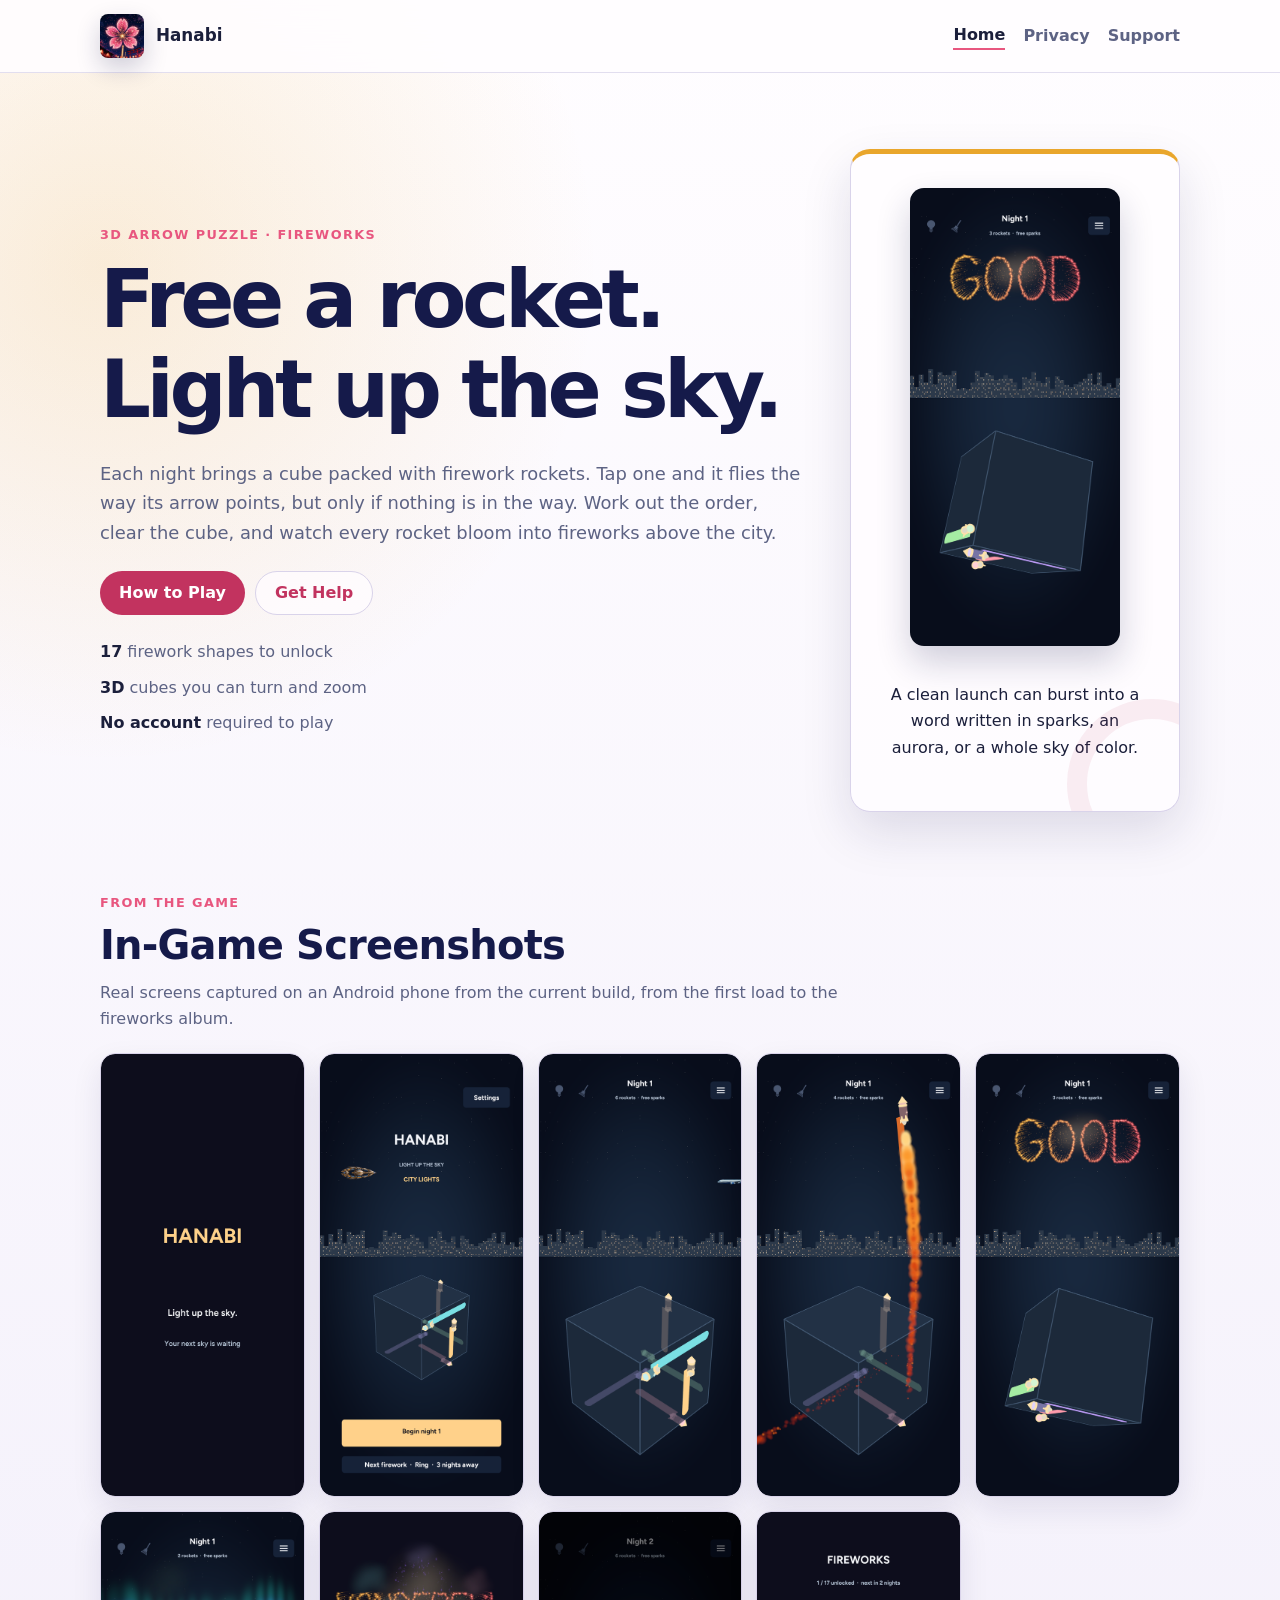
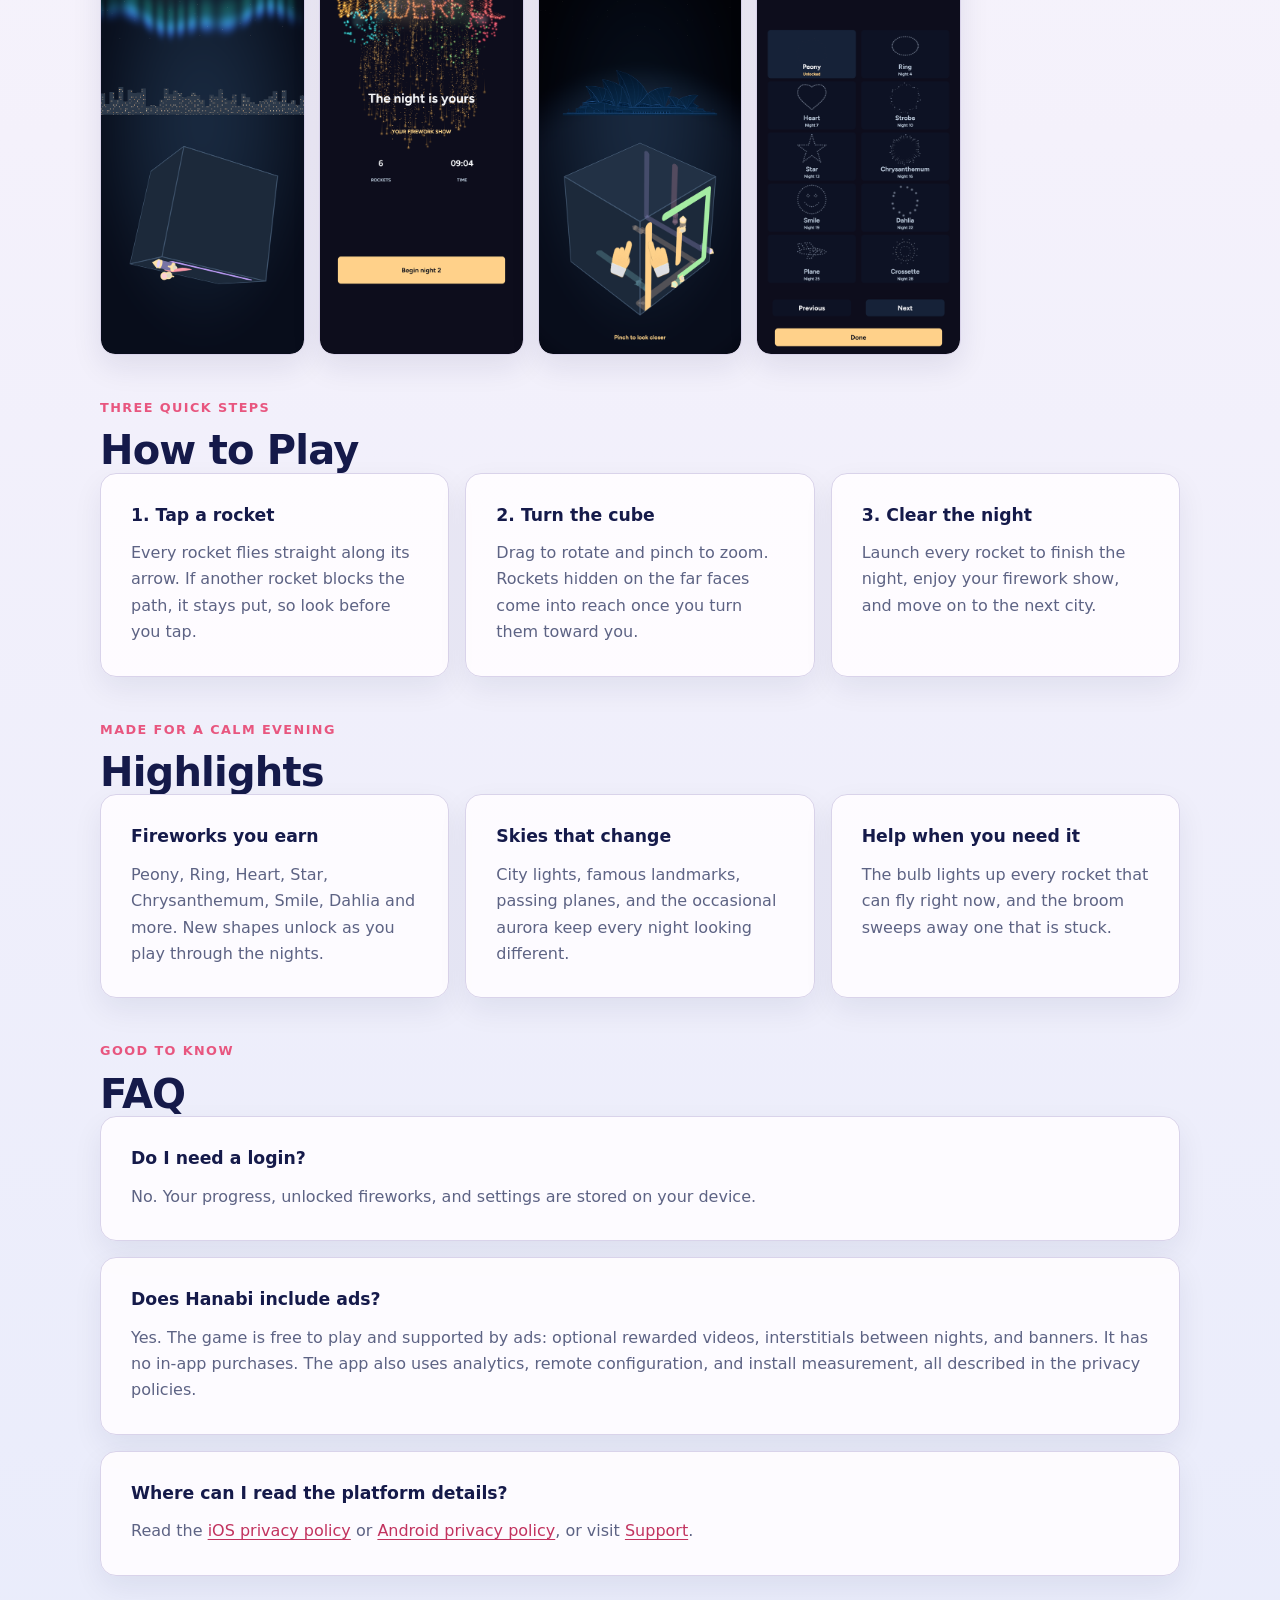
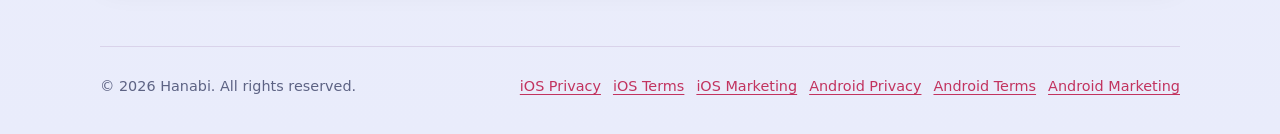
<file: index.html>
<!doctype html>
<html lang="en">
<head>
  <meta charset="utf-8">
  <meta name="viewport" content="width=device-width, initial-scale=1">
  <meta name="robots" content="index,follow">
  <meta name="description" content="Hanabi: Light Up the Sky is a 3D arrow puzzle where every rocket you free bursts into fireworks over a night skyline.">
  <meta name="theme-color" content="#151a4a">
  <title>Hanabi: Light Up the Sky | Fireworks Arrow Puzzle</title>
  <link rel="icon" href="assets/app-icon.png">
  <link rel="apple-touch-icon" href="assets/app-icon.png">
  <link rel="stylesheet" href="assets/styles.css">
</head>
<body>
  <header class="site-header">
    <nav class="top-nav" aria-label="Page navigation">
      <a class="brand" href="index.html" aria-label="Hanabi home">
        <img src="assets/app-icon.png" alt="" width="44" height="44">
        <span>Hanabi</span>
      </a>
      <div class="nav-links">
        <a href="index.html" aria-current="page">Home</a>
        <a href="privacy.html">Privacy</a>
        <a href="support/">Support</a>
      </div>
    </nav>
  </header>

  <main>
    <section class="hero landing-hero">
      <div class="hero-copy">
        <p class="eyebrow">3D Arrow Puzzle · Fireworks</p>
        <h1>Free a rocket. Light up the sky.</h1>
        <p class="lead">
          Each night brings a cube packed with firework rockets. Tap one and it flies the way its arrow points,
          but only if nothing is in the way. Work out the order, clear the cube, and watch every rocket bloom into
          fireworks above the city.
        </p>
        <div class="cta-row">
          <a class="button-link" href="#how-to-play">How to Play</a>
          <a class="button-link button-link--ghost" href="support/">Get Help</a>
        </div>
        <ul class="stat-list" aria-label="Game highlights">
          <li><strong>17</strong> firework shapes to unlock</li>
          <li><strong>3D</strong> cubes you can turn and zoom</li>
          <li><strong>No account</strong> required to play</li>
        </ul>
      </div>
      <div class="hero-badge landing-preview" aria-label="Hanabi gameplay preview">
        <figure class="hero-shot">
          <img src="assets/screenshots/05_good.png" alt="Fireworks spelling GOOD above the skyline after a rocket is launched" loading="eager">
        </figure>
        <p>A clean launch can burst into a word written in sparks, an aurora, or a whole sky of color.</p>
      </div>
    </section>

    <section class="section-block">
      <div class="section-header">
        <p class="eyebrow">From the game</p>
        <h2>In-Game Screenshots</h2>
      </div>
      <p class="section-intro">Real screens captured on an Android phone from the current build, from the first load to the fireworks album.</p>
      <div class="screenshot-rail" role="list" aria-label="Hanabi screenshot gallery">
        <figure class="screenshot-card"><img src="assets/screenshots/01_loading.png" alt="Hanabi loading screen" loading="lazy"></figure>
        <figure class="screenshot-card"><img src="assets/screenshots/02_home.png" alt="Hanabi home screen with the first night's cube over the city" loading="lazy"></figure>
        <figure class="screenshot-card"><img src="assets/screenshots/03_level.png" alt="A cube of arrow rockets on night one" loading="lazy"></figure>
        <figure class="screenshot-card"><img src="assets/screenshots/04_launch.png" alt="A rocket streaking up from the cube into the sky" loading="lazy"></figure>
        <figure class="screenshot-card"><img src="assets/screenshots/05_good.png" alt="Fireworks spelling GOOD" loading="lazy"></figure>
        <figure class="screenshot-card"><img src="assets/screenshots/06_aurora.png" alt="An aurora rippling above the skyline" loading="lazy"></figure>
        <figure class="screenshot-card"><img src="assets/screenshots/07_win.png" alt="The night is yours screen with fireworks spelling WONDERFUL" loading="lazy"></figure>
        <figure class="screenshot-card"><img src="assets/screenshots/08_landmark.png" alt="Night two over the Sydney Opera House with a pinch-to-zoom hint" loading="lazy"></figure>
        <figure class="screenshot-card"><img src="assets/screenshots/09_album.png" alt="The fireworks album listing shapes unlocked by night" loading="lazy"></figure>
      </div>
    </section>

    <section id="how-to-play" class="section-block">
      <div class="section-header">
        <p class="eyebrow">Three quick steps</p>
        <h2>How to Play</h2>
      </div>
      <div class="feature-grid">
        <article class="policy-section">
          <h3>1. Tap a rocket</h3>
          <p>Every rocket flies straight along its arrow. If another rocket blocks the path, it stays put, so look before you tap.</p>
        </article>
        <article class="policy-section">
          <h3>2. Turn the cube</h3>
          <p>Drag to rotate and pinch to zoom. Rockets hidden on the far faces come into reach once you turn them toward you.</p>
        </article>
        <article class="policy-section">
          <h3>3. Clear the night</h3>
          <p>Launch every rocket to finish the night, enjoy your firework show, and move on to the next city.</p>
        </article>
      </div>
    </section>

    <section class="section-block">
      <div class="section-header">
        <p class="eyebrow">Made for a calm evening</p>
        <h2>Highlights</h2>
      </div>
      <div class="feature-grid">
        <article class="policy-section">
          <h3>Fireworks you earn</h3>
          <p>Peony, Ring, Heart, Star, Chrysanthemum, Smile, Dahlia and more. New shapes unlock as you play through the nights.</p>
        </article>
        <article class="policy-section">
          <h3>Skies that change</h3>
          <p>City lights, famous landmarks, passing planes, and the occasional aurora keep every night looking different.</p>
        </article>
        <article class="policy-section">
          <h3>Help when you need it</h3>
          <p>The bulb lights up every rocket that can fly right now, and the broom sweeps away one that is stuck.</p>
        </article>
      </div>
    </section>

    <section class="section-block faq-section">
      <div class="section-header">
        <p class="eyebrow">Good to know</p>
        <h2>FAQ</h2>
      </div>
      <div class="faq-list">
        <article class="policy-section">
          <h3>Do I need a login?</h3>
          <p>No. Your progress, unlocked fireworks, and settings are stored on your device.</p>
        </article>
        <article class="policy-section">
          <h3>Does Hanabi include ads?</h3>
          <p>Yes. The game is free to play and supported by ads: optional rewarded videos, interstitials between nights, and banners. It has no in-app purchases. The app also uses analytics, remote configuration, and install measurement, all described in the privacy policies.</p>
        </article>
        <article class="policy-section">
          <h3>Where can I read the platform details?</h3>
          <p>Read the <a href="privacy.html">iOS privacy policy</a> or <a href="android/privacy.html">Android privacy policy</a>, or visit <a href="support/">Support</a>.</p>
        </article>
      </div>
    </section>
  </main>

  <footer class="site-footer">
    <p>&copy; 2026 Hanabi. All rights reserved.</p>
    <nav class="footer-links" aria-label="Legal documents">
      <a href="privacy.html">iOS Privacy</a>
      <a href="terms-of-use.html">iOS Terms</a>
      <a href="marketing.html">iOS Marketing</a>
      <a href="android/privacy.html">Android Privacy</a>
      <a href="android/terms-of-use.html">Android Terms</a>
      <a href="android/marketing.html">Android Marketing</a>
    </nav>
  </footer>
</body>
</html>
</file>
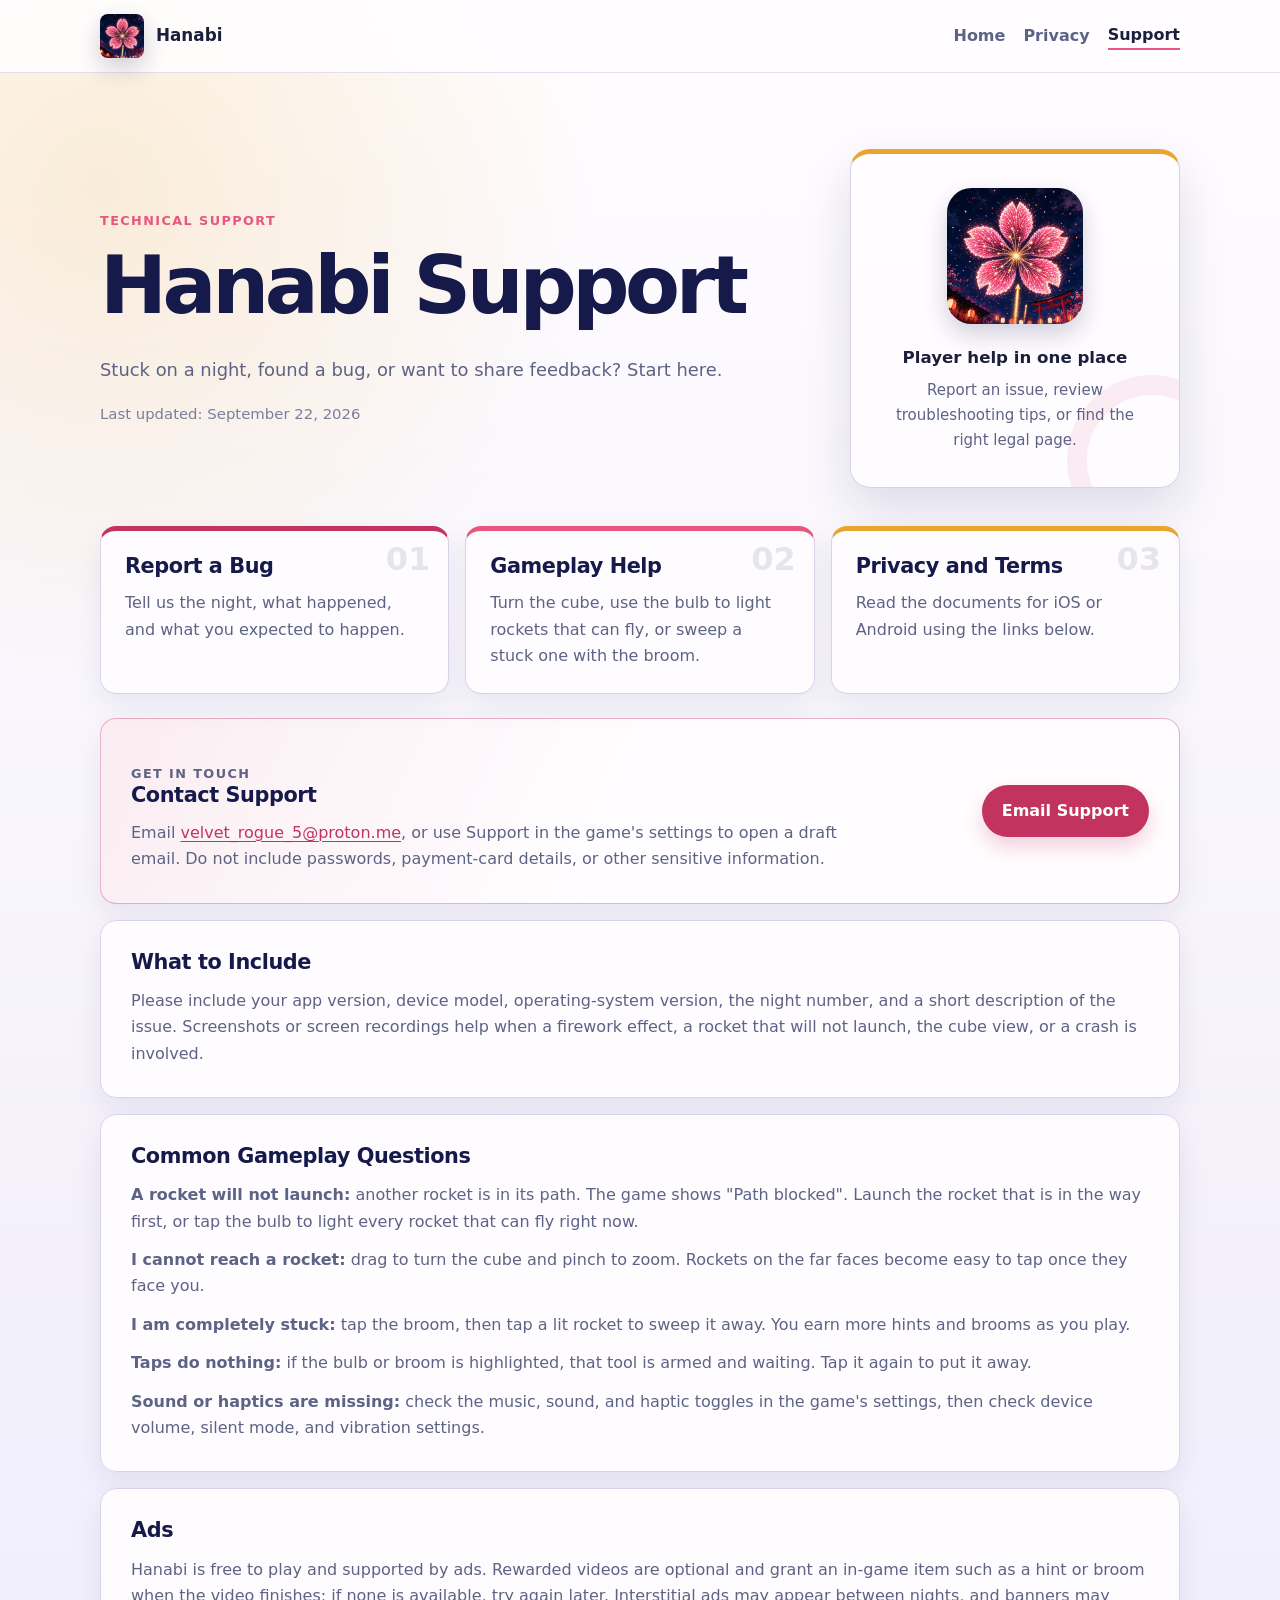
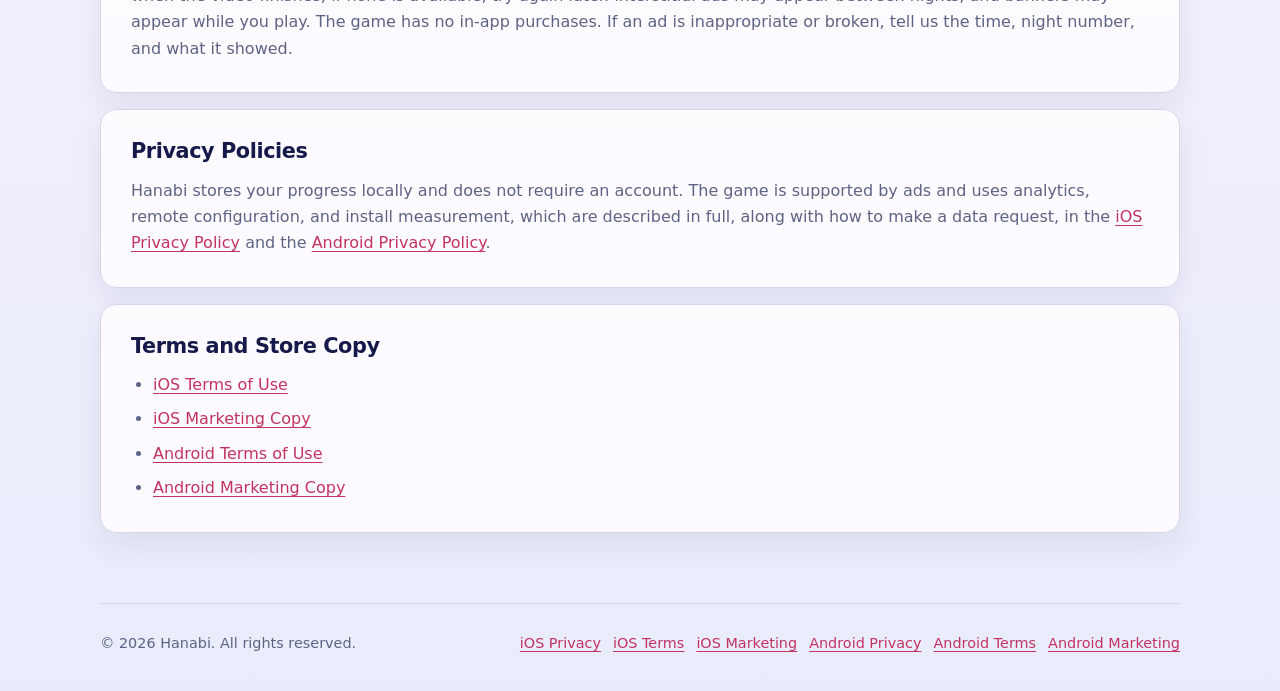
<file: support/index.html>
<!doctype html>
<html lang="en">
<head>
  <meta charset="utf-8">
  <meta name="viewport" content="width=device-width, initial-scale=1">
  <meta name="robots" content="index,follow">
  <meta name="description" content="Technical support for Hanabi: Light Up the Sky on iOS and Android.">
  <meta name="theme-color" content="#151a4a">
  <title>Support | Hanabi</title>
  <link rel="icon" href="../assets/app-icon.png">
  <link rel="apple-touch-icon" href="../assets/app-icon.png">
  <link rel="stylesheet" href="../assets/styles.css">
</head>
<body>
  <header class="site-header"><nav class="top-nav" aria-label="Page navigation"><a class="brand" href="../index.html" aria-label="Hanabi home"><img src="../assets/app-icon.png" alt="" width="44" height="44"><span>Hanabi</span></a><div class="nav-links"><a href="../index.html">Home</a><a href="../privacy.html">Privacy</a><a href="./" aria-current="page">Support</a></div></nav></header>

  <main>
    <section class="hero">
      <div class="hero-copy"><p class="eyebrow">Technical Support</p><h1>Hanabi Support</h1><p class="lead">Stuck on a night, found a bug, or want to share feedback? Start here.</p><p class="updated">Last updated: September 22, 2026</p></div>
      <aside class="hero-badge" aria-label="Support summary"><img src="../assets/app-icon.png" alt="Hanabi app icon" width="136" height="136"><div><strong>Player help in one place</strong><span>Report an issue, review troubleshooting tips, or find the right legal page.</span></div></aside>
    </section>

    <section class="summary-grid" aria-label="Support quick links">
      <article><span class="card-number" aria-hidden="true">01</span><h2>Report a Bug</h2><p>Tell us the night, what happened, and what you expected to happen.</p></article>
      <article><span class="card-number" aria-hidden="true">02</span><h2>Gameplay Help</h2><p>Turn the cube, use the bulb to light rockets that can fly, or sweep a stuck one with the broom.</p></article>
      <article><span class="card-number" aria-hidden="true">03</span><h2>Privacy and Terms</h2><p>Read the documents for iOS or Android using the links below.</p></article>
    </section>

    <section class="policy" aria-label="Support details">
      <article class="policy-section contact-panel"><div><p class="eyebrow">Get in touch</p><h2>Contact Support</h2><p>Email <a href="mailto:velvet_rogue_5@proton.me">velvet_rogue_5@proton.me</a>, or use Support in the game's settings to open a draft email. Do not include passwords, payment-card details, or other sensitive information.</p></div><a class="contact-button" href="mailto:velvet_rogue_5@proton.me?subject=Hanabi%20Support">Email Support</a></article>

      <article class="policy-section"><h2>What to Include</h2><p>Please include your app version, device model, operating-system version, the night number, and a short description of the issue. Screenshots or screen recordings help when a firework effect, a rocket that will not launch, the cube view, or a crash is involved.</p></article>

      <article class="policy-section"><h2>Common Gameplay Questions</h2><p><strong>A rocket will not launch:</strong> another rocket is in its path. The game shows "Path blocked". Launch the rocket that is in the way first, or tap the bulb to light every rocket that can fly right now.</p><p><strong>I cannot reach a rocket:</strong> drag to turn the cube and pinch to zoom. Rockets on the far faces become easy to tap once they face you.</p><p><strong>I am completely stuck:</strong> tap the broom, then tap a lit rocket to sweep it away. You earn more hints and brooms as you play.</p><p><strong>Taps do nothing:</strong> if the bulb or broom is highlighted, that tool is armed and waiting. Tap it again to put it away.</p><p><strong>Sound or haptics are missing:</strong> check the music, sound, and haptic toggles in the game's settings, then check device volume, silent mode, and vibration settings.</p></article>

      <article class="policy-section"><h2>Ads</h2><p>Hanabi is free to play and supported by ads. Rewarded videos are optional and grant an in-game item such as a hint or broom when the video finishes; if none is available, try again later. Interstitial ads may appear between nights, and banners may appear while you play. The game has no in-app purchases. If an ad is inappropriate or broken, tell us the time, night number, and what it showed.</p></article>

      <article class="policy-section"><h2>Privacy Policies</h2><p>Hanabi stores your progress locally and does not require an account. The game is supported by ads and uses analytics, remote configuration, and install measurement, which are described in full, along with how to make a data request, in the <a href="../privacy.html">iOS Privacy Policy</a> and the <a href="../android/privacy.html">Android Privacy Policy</a>.</p></article>

      <article class="policy-section"><h2>Terms and Store Copy</h2><ul class="policy-list"><li><a href="../terms-of-use.html">iOS Terms of Use</a></li><li><a href="../marketing.html">iOS Marketing Copy</a></li><li><a href="../android/terms-of-use.html">Android Terms of Use</a></li><li><a href="../android/marketing.html">Android Marketing Copy</a></li></ul></article>
    </section>
  </main>

  <footer class="site-footer"><p>&copy; 2026 Hanabi. All rights reserved.</p><nav class="footer-links" aria-label="Legal documents"><a href="../privacy.html">iOS Privacy</a><a href="../terms-of-use.html">iOS Terms</a><a href="../marketing.html">iOS Marketing</a><a href="../android/privacy.html">Android Privacy</a><a href="../android/terms-of-use.html">Android Terms</a><a href="../android/marketing.html">Android Marketing</a></nav></footer>
</body>
</html>
</file>
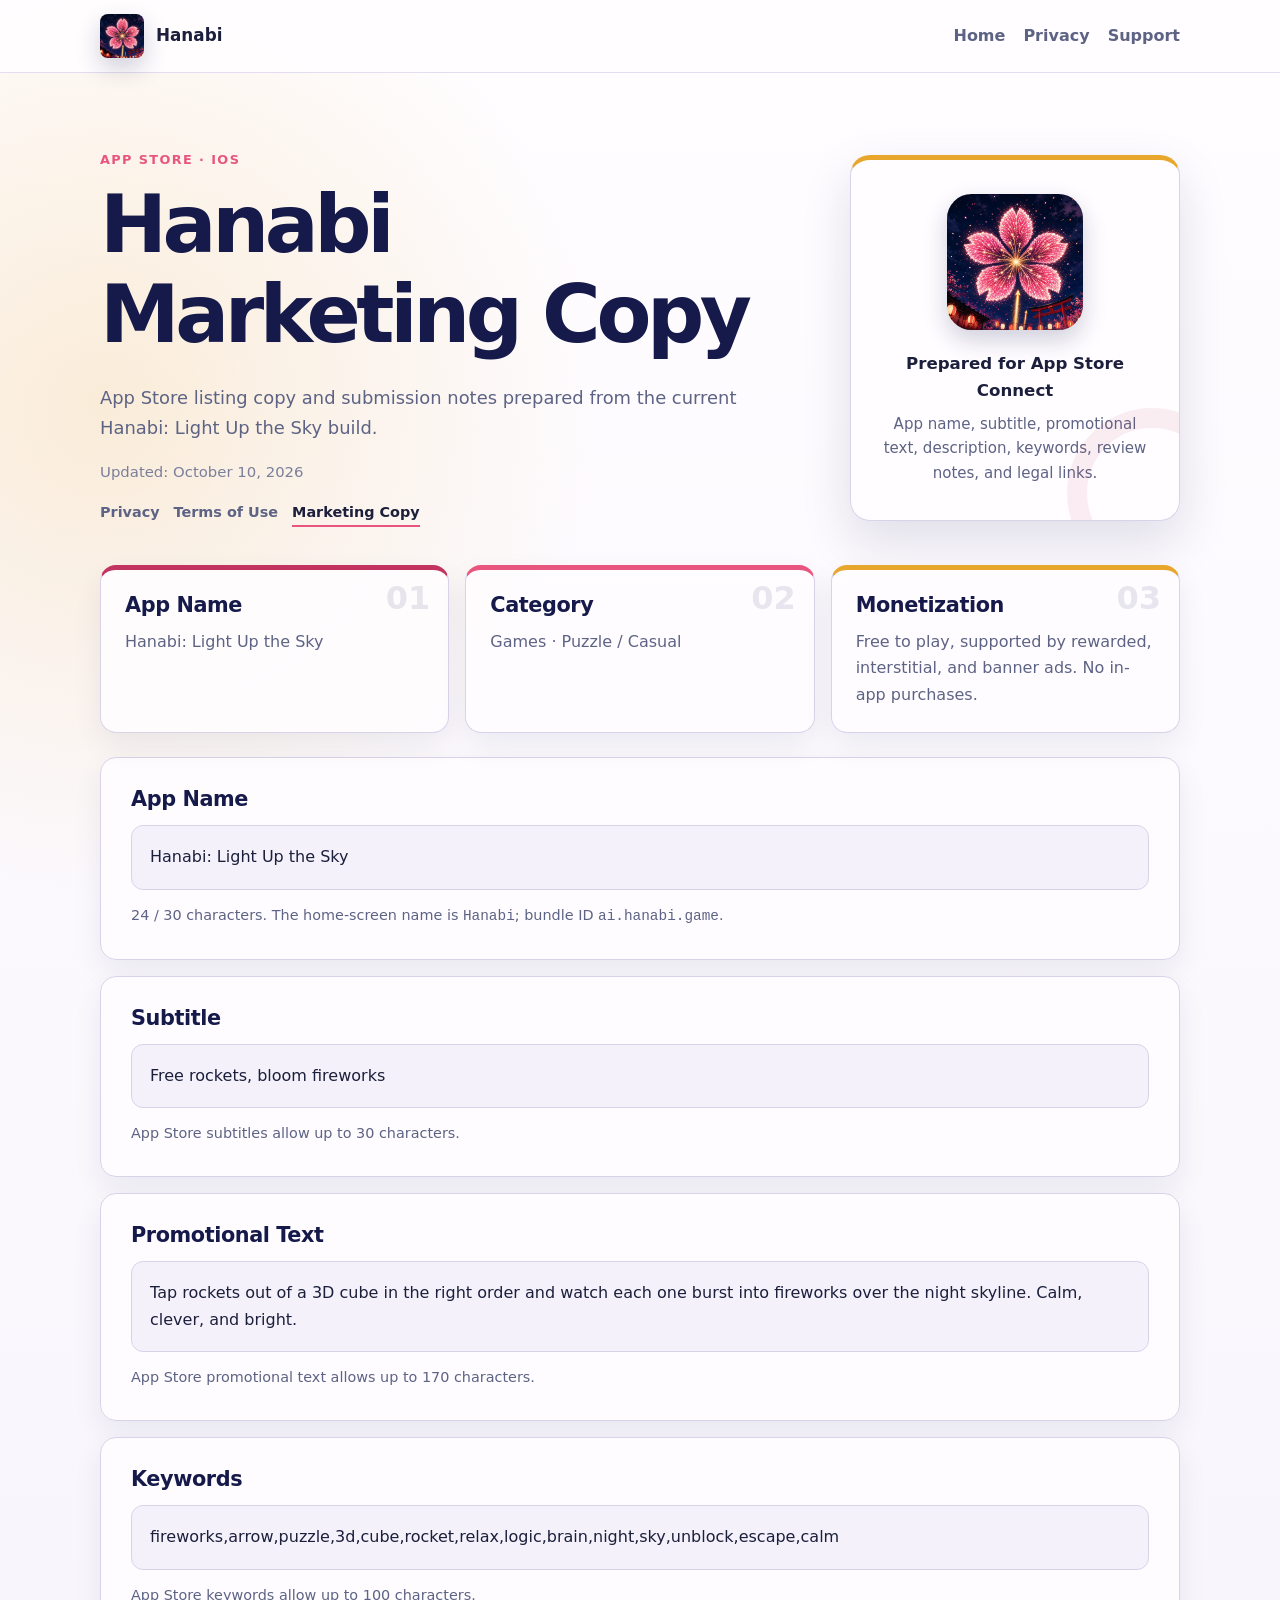
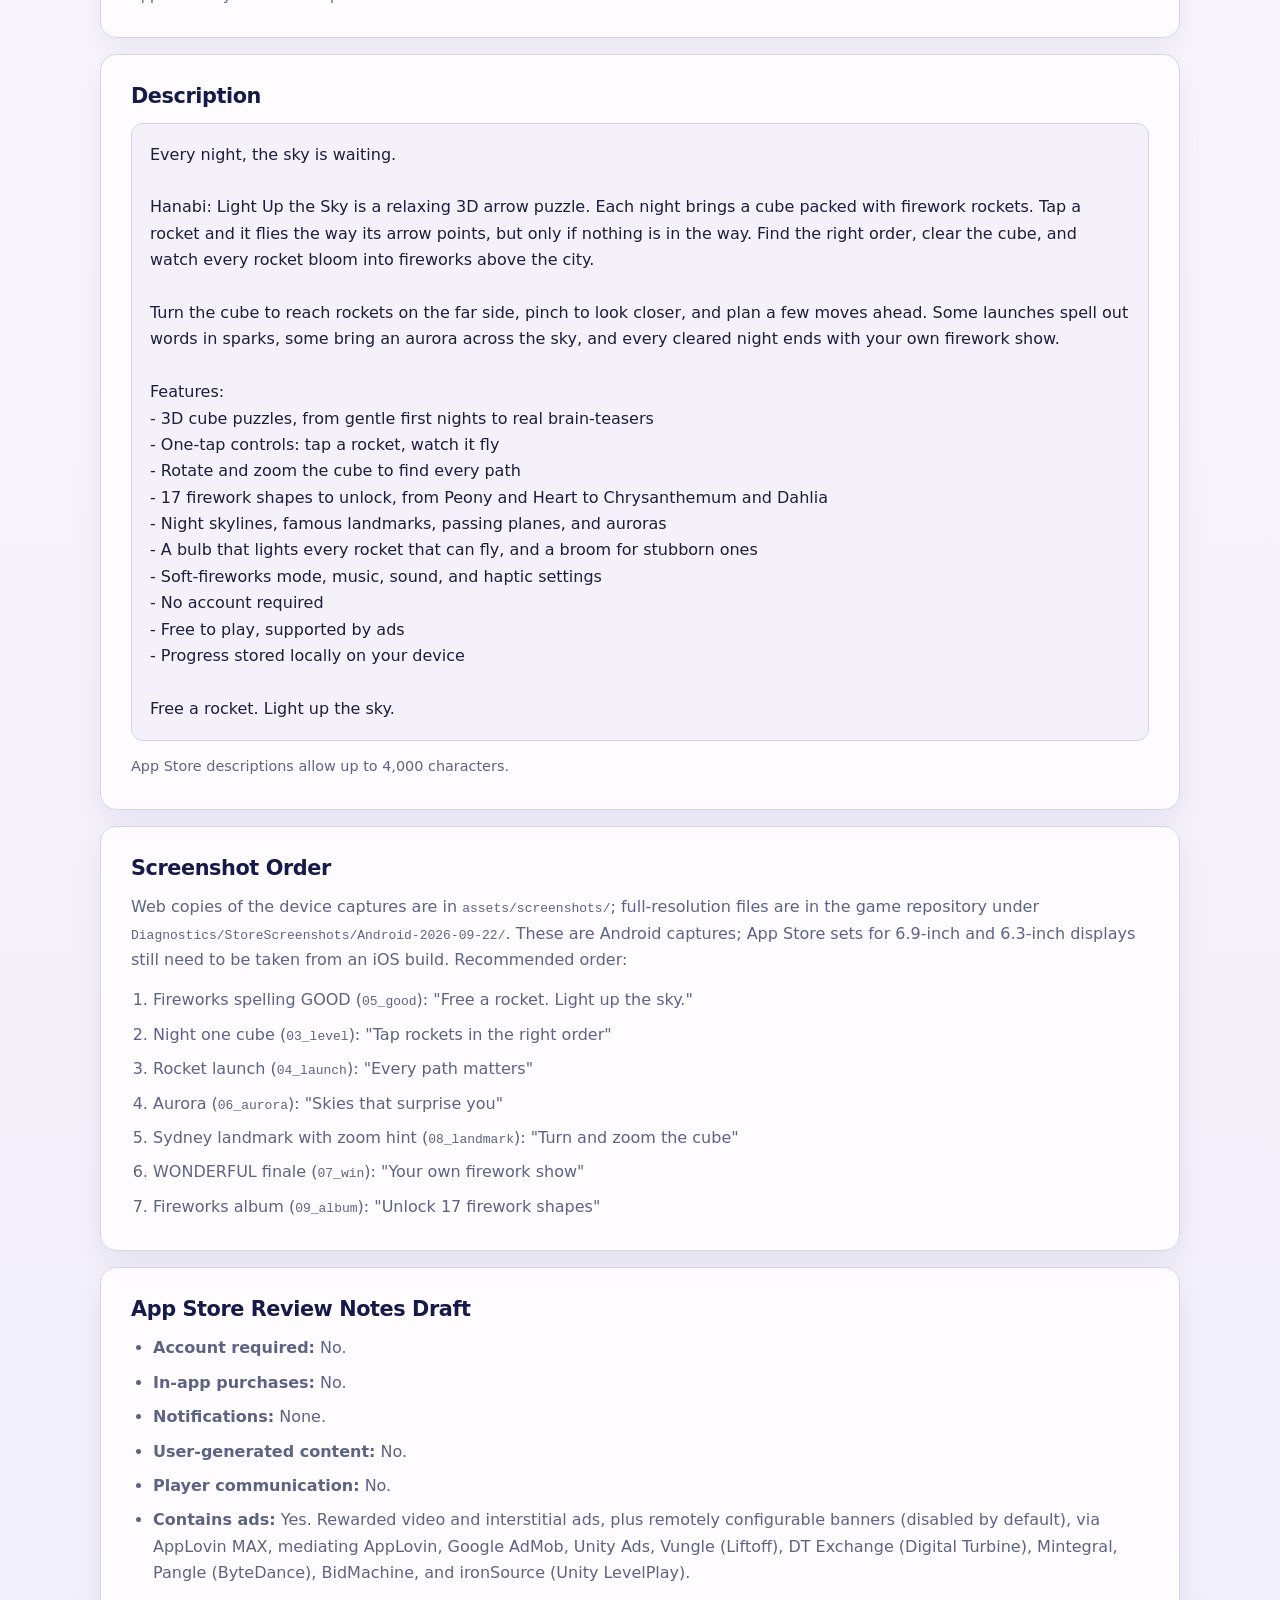
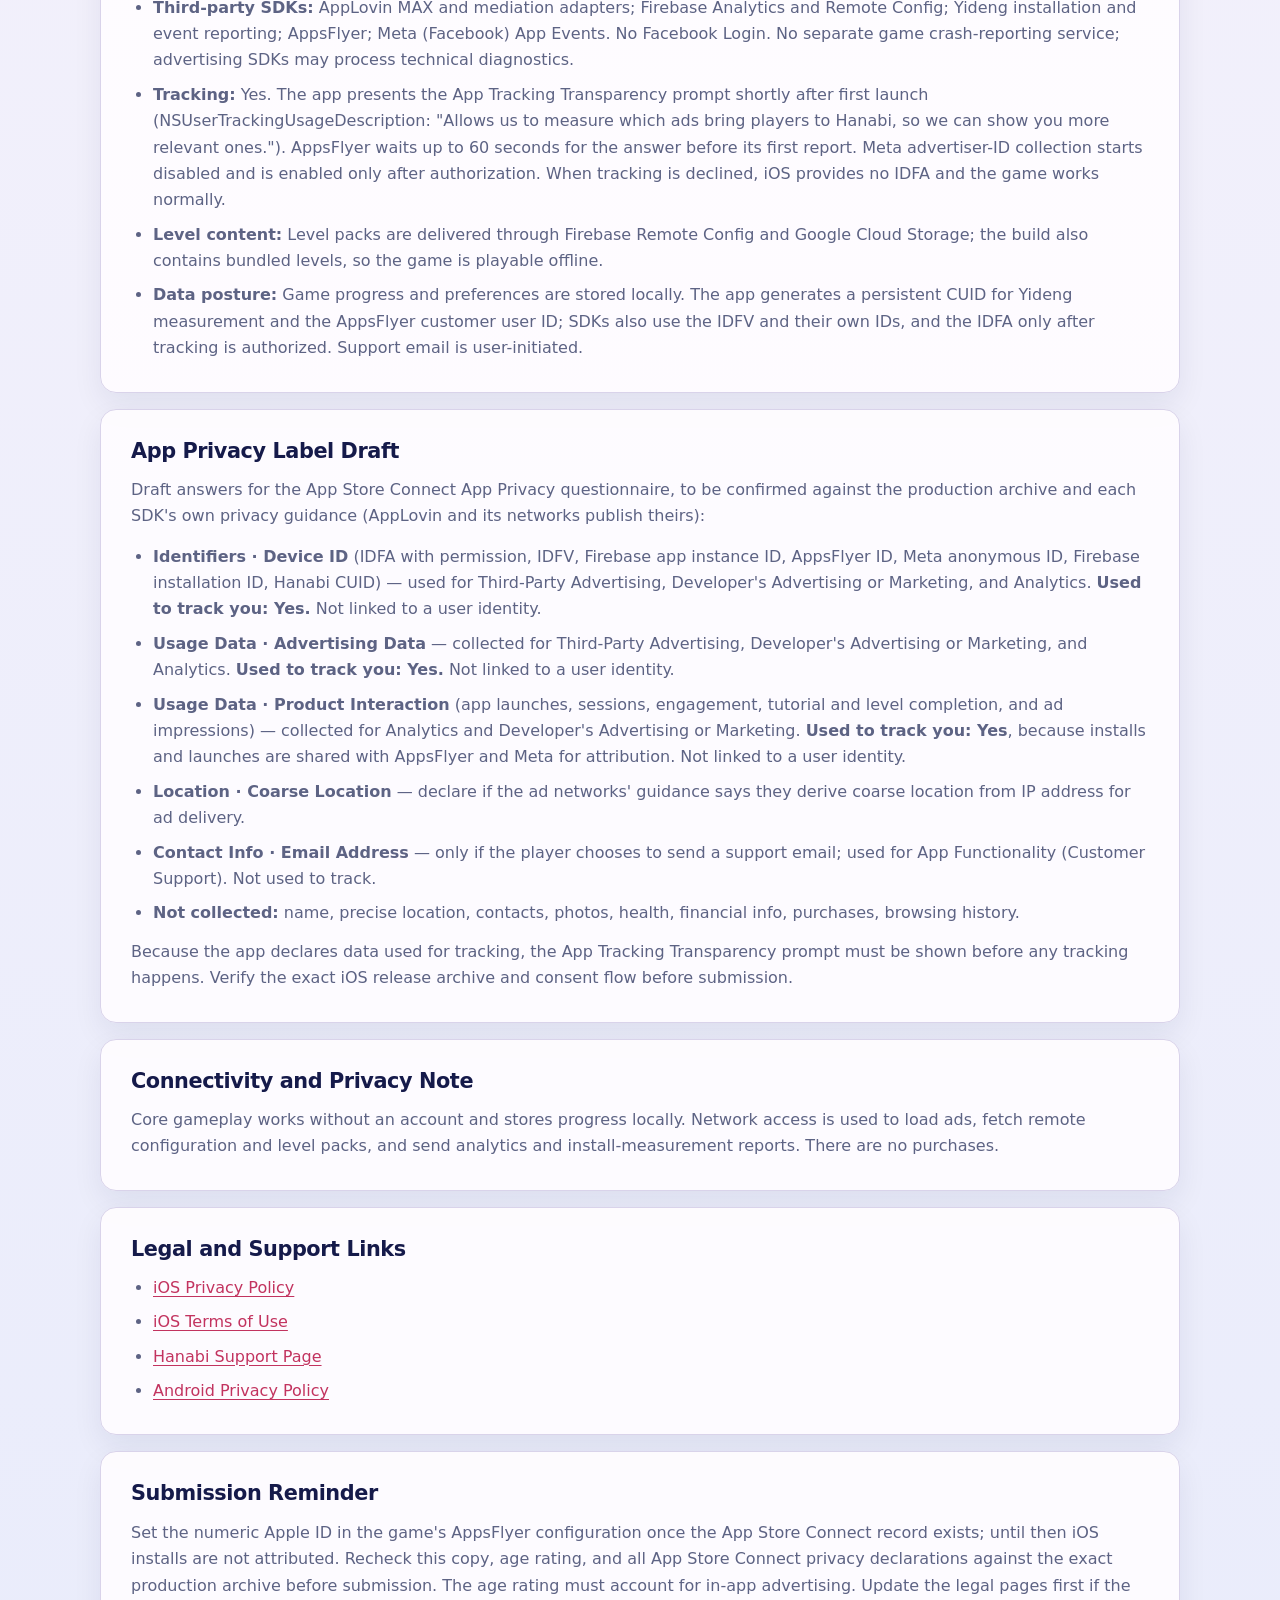
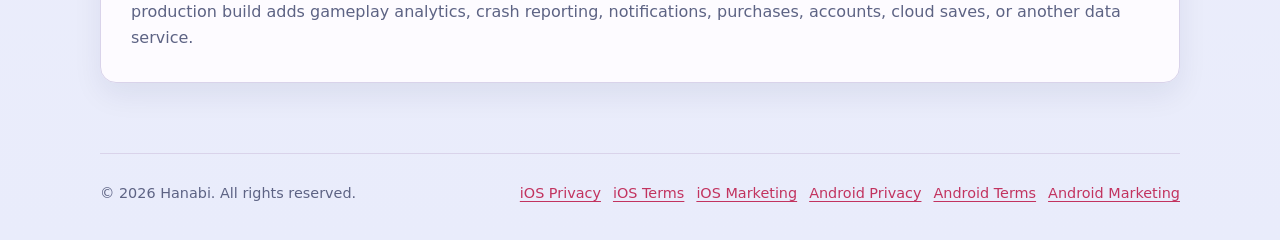
<file: marketing.html>
<!doctype html>
<html lang="en">
<head>
  <meta charset="utf-8">
  <meta name="viewport" content="width=device-width, initial-scale=1">
  <meta name="robots" content="index,follow">
  <meta name="description" content="App Store listing copy and submission notes for Hanabi: Light Up the Sky.">
  <meta name="theme-color" content="#151a4a">
  <title>Marketing Copy (iOS) | Hanabi</title>
  <link rel="icon" href="assets/app-icon.png">
  <link rel="apple-touch-icon" href="assets/app-icon.png">
  <link rel="stylesheet" href="assets/styles.css">
</head>
<body>
  <header class="site-header"><nav class="top-nav" aria-label="Page navigation"><a class="brand" href="index.html" aria-label="Hanabi home"><img src="assets/app-icon.png" alt="" width="44" height="44"><span>Hanabi</span></a><div class="nav-links"><a href="index.html">Home</a><a href="privacy.html">Privacy</a><a href="support/">Support</a></div></nav></header>

  <main>
    <section class="hero">
      <div class="hero-copy">
        <p class="eyebrow">App Store · iOS</p>
        <h1>Hanabi Marketing Copy</h1>
        <p class="lead">App Store listing copy and submission notes prepared from the current Hanabi: Light Up the Sky build.</p>
        <p class="updated">Updated: October 10, 2026</p>
        <nav class="document-nav" aria-label="iOS documents"><a href="privacy.html">Privacy</a><a href="terms-of-use.html">Terms of Use</a><a href="marketing.html" aria-current="page">Marketing Copy</a></nav>
      </div>
      <aside class="hero-badge" aria-label="Marketing summary"><img src="assets/app-icon.png" alt="Hanabi app icon" width="136" height="136"><div><strong>Prepared for App Store Connect</strong><span>App name, subtitle, promotional text, description, keywords, review notes, and legal links.</span></div></aside>
    </section>

    <section class="summary-grid" aria-label="App Store listing summary">
      <article><span class="card-number" aria-hidden="true">01</span><h2>App Name</h2><p>Hanabi: Light Up the Sky</p></article>
      <article><span class="card-number" aria-hidden="true">02</span><h2>Category</h2><p>Games · Puzzle / Casual</p></article>
      <article><span class="card-number" aria-hidden="true">03</span><h2>Monetization</h2><p>Free to play, supported by rewarded, interstitial, and banner ads. No in-app purchases.</p></article>
    </section>

    <section class="policy" aria-label="App Store copy">
      <article class="policy-section"><h2>App Name</h2><pre class="copy-block">Hanabi: Light Up the Sky</pre><p class="copy-note">24 / 30 characters. The home-screen name is <code>Hanabi</code>; bundle ID <code>ai.hanabi.game</code>.</p></article>

      <article class="policy-section"><h2>Subtitle</h2><pre id="subtitle" class="copy-block">Free rockets, bloom fireworks</pre><p class="copy-note">App Store subtitles allow up to 30 characters.</p></article>

      <article class="policy-section"><h2>Promotional Text</h2><pre id="promotional-text" class="copy-block">Tap rockets out of a 3D cube in the right order and watch each one burst into fireworks over the night skyline. Calm, clever, and bright.</pre><p class="copy-note">App Store promotional text allows up to 170 characters.</p></article>

      <article class="policy-section"><h2>Keywords</h2><pre id="keywords" class="copy-block">fireworks,arrow,puzzle,3d,cube,rocket,relax,logic,brain,night,sky,unblock,escape,calm</pre><p class="copy-note">App Store keywords allow up to 100 characters.</p></article>

      <article class="policy-section"><h2>Description</h2><pre id="app-store-description" class="copy-block">Every night, the sky is waiting.

Hanabi: Light Up the Sky is a relaxing 3D arrow puzzle. Each night brings a cube packed with firework rockets. Tap a rocket and it flies the way its arrow points, but only if nothing is in the way. Find the right order, clear the cube, and watch every rocket bloom into fireworks above the city.

Turn the cube to reach rockets on the far side, pinch to look closer, and plan a few moves ahead. Some launches spell out words in sparks, some bring an aurora across the sky, and every cleared night ends with your own firework show.

Features:
- 3D cube puzzles, from gentle first nights to real brain-teasers
- One-tap controls: tap a rocket, watch it fly
- Rotate and zoom the cube to find every path
- 17 firework shapes to unlock, from Peony and Heart to Chrysanthemum and Dahlia
- Night skylines, famous landmarks, passing planes, and auroras
- A bulb that lights every rocket that can fly, and a broom for stubborn ones
- Soft-fireworks mode, music, sound, and haptic settings
- No account required
- Free to play, supported by ads
- Progress stored locally on your device

Free a rocket. Light up the sky.</pre><p class="copy-note">App Store descriptions allow up to 4,000 characters.</p></article>

      <article class="policy-section"><h2>Screenshot Order</h2><p>Web copies of the device captures are in <code>assets/screenshots/</code>; full-resolution files are in the game repository under <code>Diagnostics/StoreScreenshots/Android-2026-09-22/</code>. These are Android captures; App Store sets for 6.9-inch and 6.3-inch displays still need to be taken from an iOS build. Recommended order:</p><ol class="policy-list"><li>Fireworks spelling GOOD (<code>05_good</code>): "Free a rocket. Light up the sky."</li><li>Night one cube (<code>03_level</code>): "Tap rockets in the right order"</li><li>Rocket launch (<code>04_launch</code>): "Every path matters"</li><li>Aurora (<code>06_aurora</code>): "Skies that surprise you"</li><li>Sydney landmark with zoom hint (<code>08_landmark</code>): "Turn and zoom the cube"</li><li>WONDERFUL finale (<code>07_win</code>): "Your own firework show"</li><li>Fireworks album (<code>09_album</code>): "Unlock 17 firework shapes"</li></ol></article>

      <article class="policy-section"><h2>App Store Review Notes Draft</h2><ul class="policy-list"><li><strong>Account required:</strong> No.</li><li><strong>In-app purchases:</strong> No.</li><li><strong>Notifications:</strong> None.</li><li><strong>User-generated content:</strong> No.</li><li><strong>Player communication:</strong> No.</li><li><strong>Contains ads:</strong> Yes. Rewarded video and interstitial ads, plus remotely configurable banners (disabled by default), via AppLovin MAX, mediating AppLovin, Google AdMob, Unity Ads, Vungle (Liftoff), DT Exchange (Digital Turbine), Mintegral, Pangle (ByteDance), BidMachine, and ironSource (Unity LevelPlay).</li><li><strong>Third-party SDKs:</strong> AppLovin MAX and mediation adapters; Firebase Analytics and Remote Config; Yideng installation and event reporting; AppsFlyer; Meta (Facebook) App Events. No Facebook Login. No separate game crash-reporting service; advertising SDKs may process technical diagnostics.</li><li><strong>Tracking:</strong> Yes. The app presents the App Tracking Transparency prompt shortly after first launch (NSUserTrackingUsageDescription: "Allows us to measure which ads bring players to Hanabi, so we can show you more relevant ones."). AppsFlyer waits up to 60 seconds for the answer before its first report. Meta advertiser-ID collection starts disabled and is enabled only after authorization. When tracking is declined, iOS provides no IDFA and the game works normally.</li><li><strong>Level content:</strong> Level packs are delivered through Firebase Remote Config and Google Cloud Storage; the build also contains bundled levels, so the game is playable offline.</li><li><strong>Data posture:</strong> Game progress and preferences are stored locally. The app generates a persistent CUID for Yideng measurement and the AppsFlyer customer user ID; SDKs also use the IDFV and their own IDs, and the IDFA only after tracking is authorized. Support email is user-initiated.</li></ul></article>

      <article class="policy-section"><h2>App Privacy Label Draft</h2><p>Draft answers for the App Store Connect App Privacy questionnaire, to be confirmed against the production archive and each SDK's own privacy guidance (AppLovin and its networks publish theirs):</p><ul class="policy-list"><li><strong>Identifiers · Device ID</strong> (IDFA with permission, IDFV, Firebase app instance ID, AppsFlyer ID, Meta anonymous ID, Firebase installation ID, Hanabi CUID) — used for Third-Party Advertising, Developer's Advertising or Marketing, and Analytics. <strong>Used to track you: Yes.</strong> Not linked to a user identity.</li><li><strong>Usage Data · Advertising Data</strong> — collected for Third-Party Advertising, Developer's Advertising or Marketing, and Analytics. <strong>Used to track you: Yes.</strong> Not linked to a user identity.</li><li><strong>Usage Data · Product Interaction</strong> (app launches, sessions, engagement, tutorial and level completion, and ad impressions) — collected for Analytics and Developer's Advertising or Marketing. <strong>Used to track you: Yes</strong>, because installs and launches are shared with AppsFlyer and Meta for attribution. Not linked to a user identity.</li><li><strong>Location · Coarse Location</strong> — declare if the ad networks' guidance says they derive coarse location from IP address for ad delivery.</li><li><strong>Contact Info · Email Address</strong> — only if the player chooses to send a support email; used for App Functionality (Customer Support). Not used to track.</li><li><strong>Not collected:</strong> name, precise location, contacts, photos, health, financial info, purchases, browsing history.</li></ul><p>Because the app declares data used for tracking, the App Tracking Transparency prompt must be shown before any tracking happens. Verify the exact iOS release archive and consent flow before submission.</p></article>

      <article class="policy-section"><h2>Connectivity and Privacy Note</h2><p>Core gameplay works without an account and stores progress locally. Network access is used to load ads, fetch remote configuration and level packs, and send analytics and install-measurement reports. There are no purchases.</p></article>

      <article class="policy-section"><h2>Legal and Support Links</h2><ul class="policy-list"><li><a href="privacy.html">iOS Privacy Policy</a></li><li><a href="terms-of-use.html">iOS Terms of Use</a></li><li><a href="support/">Hanabi Support Page</a></li><li><a href="android/privacy.html">Android Privacy Policy</a></li></ul></article>

      <article class="policy-section"><h2>Submission Reminder</h2><p>Set the numeric Apple ID in the game's AppsFlyer configuration once the App Store Connect record exists; until then iOS installs are not attributed. Recheck this copy, age rating, and all App Store Connect privacy declarations against the exact production archive before submission. The age rating must account for in-app advertising. Update the legal pages first if the production build adds gameplay analytics, crash reporting, notifications, purchases, accounts, cloud saves, or another data service.</p></article>
    </section>
  </main>

  <footer class="site-footer"><p>&copy; 2026 Hanabi. All rights reserved.</p><nav class="footer-links" aria-label="Legal documents"><a href="privacy.html">iOS Privacy</a><a href="terms-of-use.html">iOS Terms</a><a href="marketing.html">iOS Marketing</a><a href="android/privacy.html">Android Privacy</a><a href="android/terms-of-use.html">Android Terms</a><a href="android/marketing.html">Android Marketing</a></nav></footer>
</body>
</html>
</file>
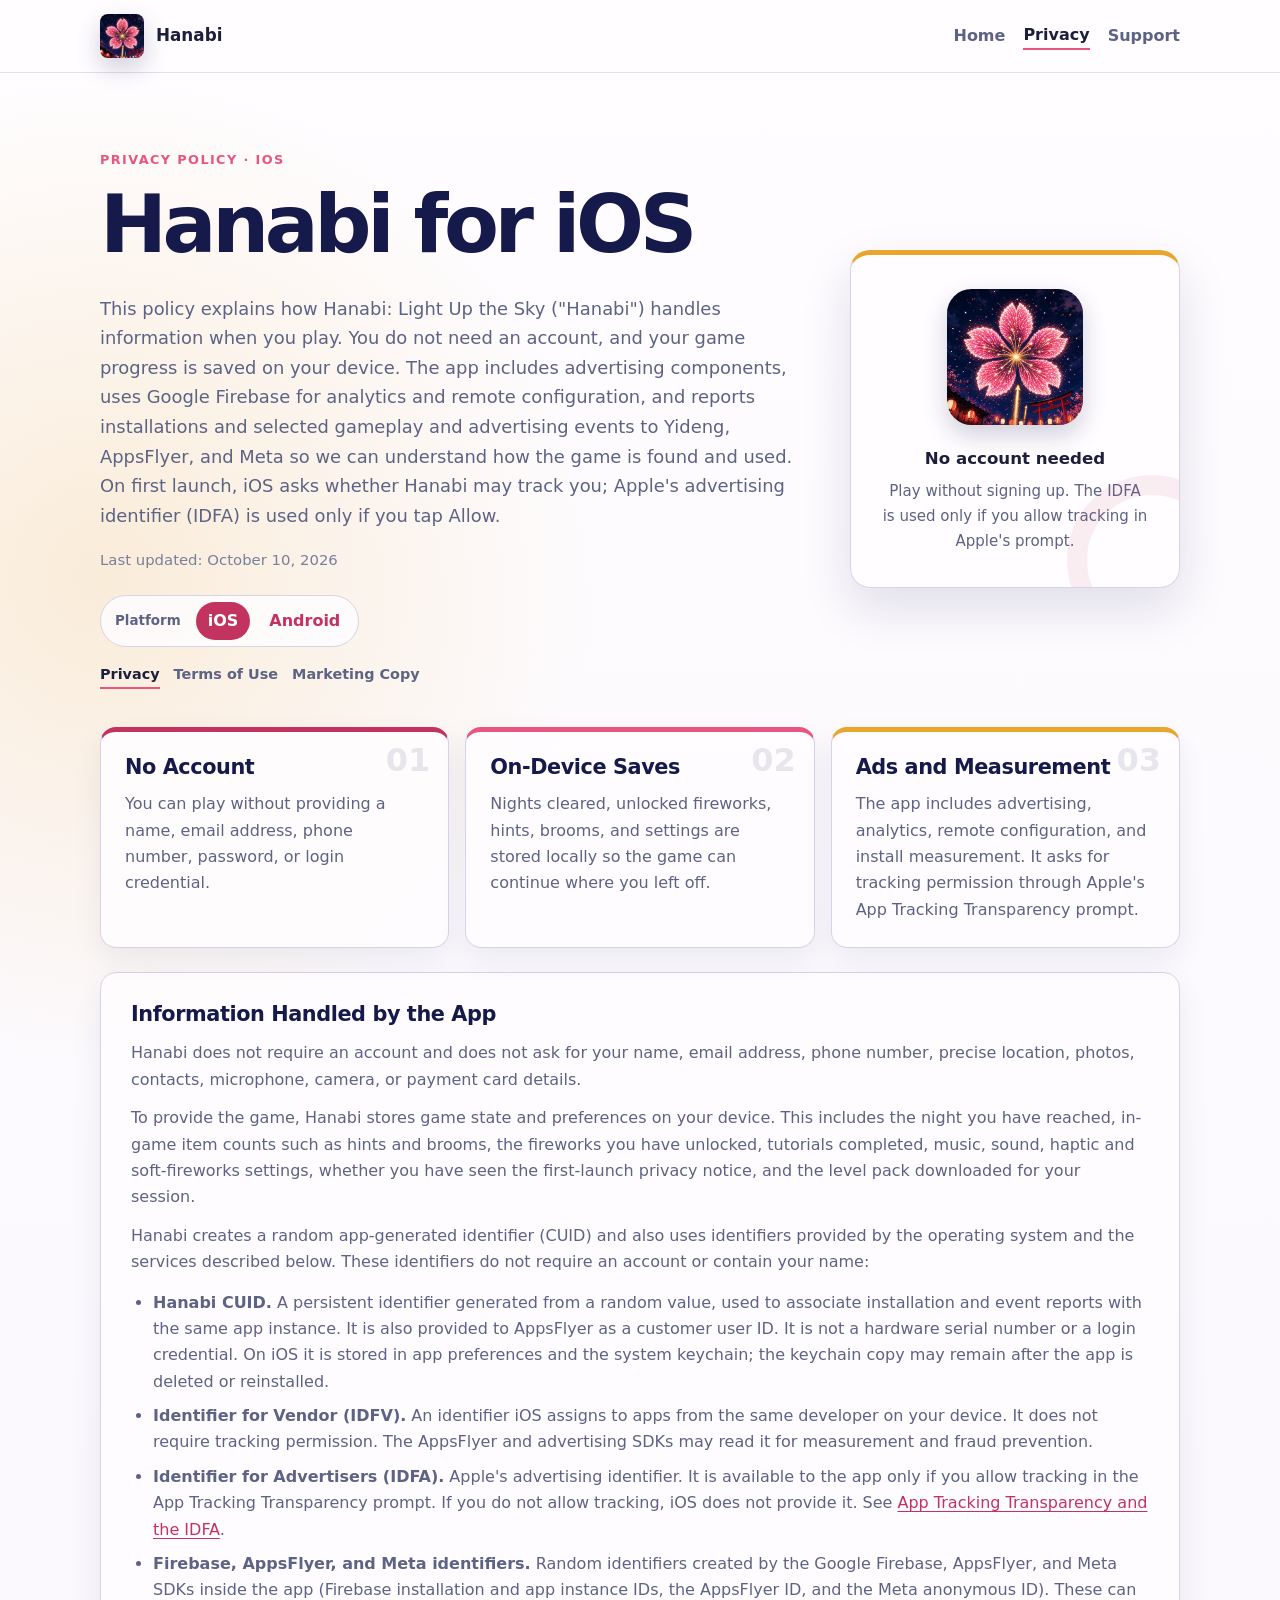
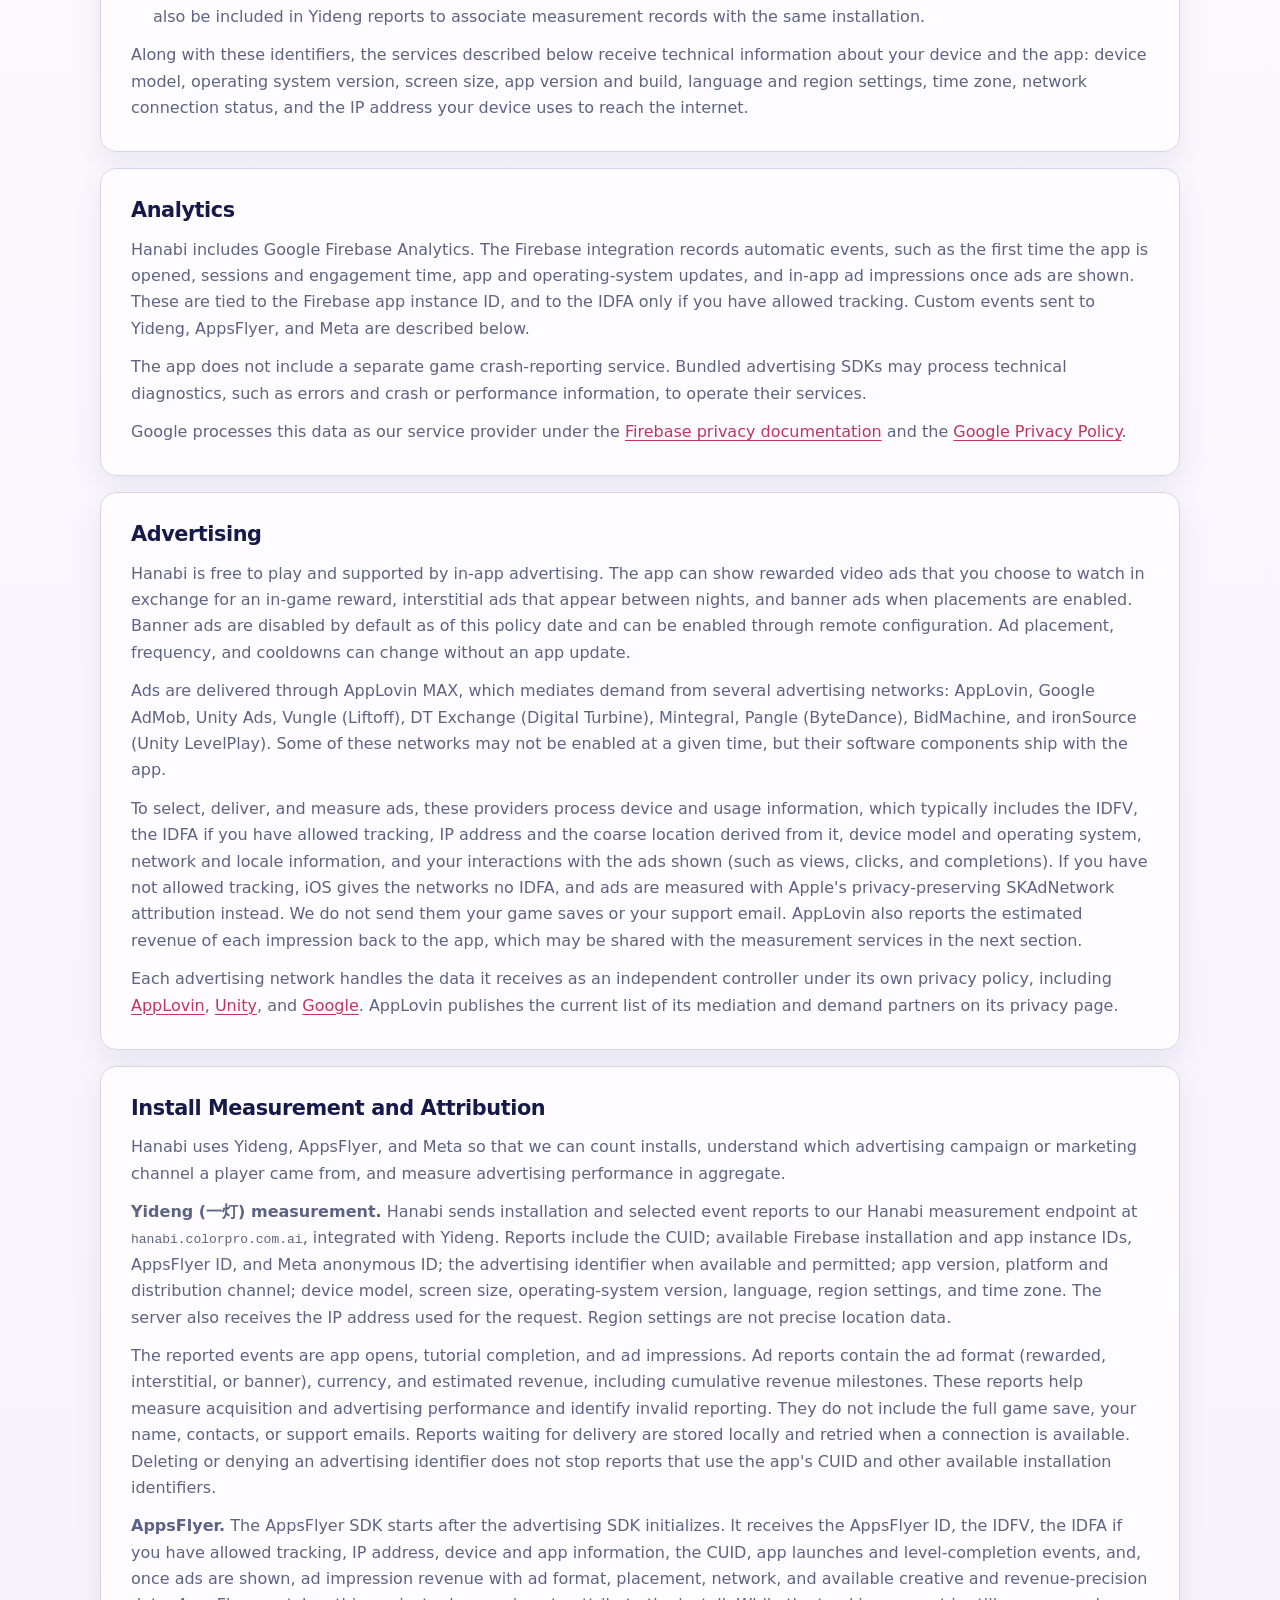
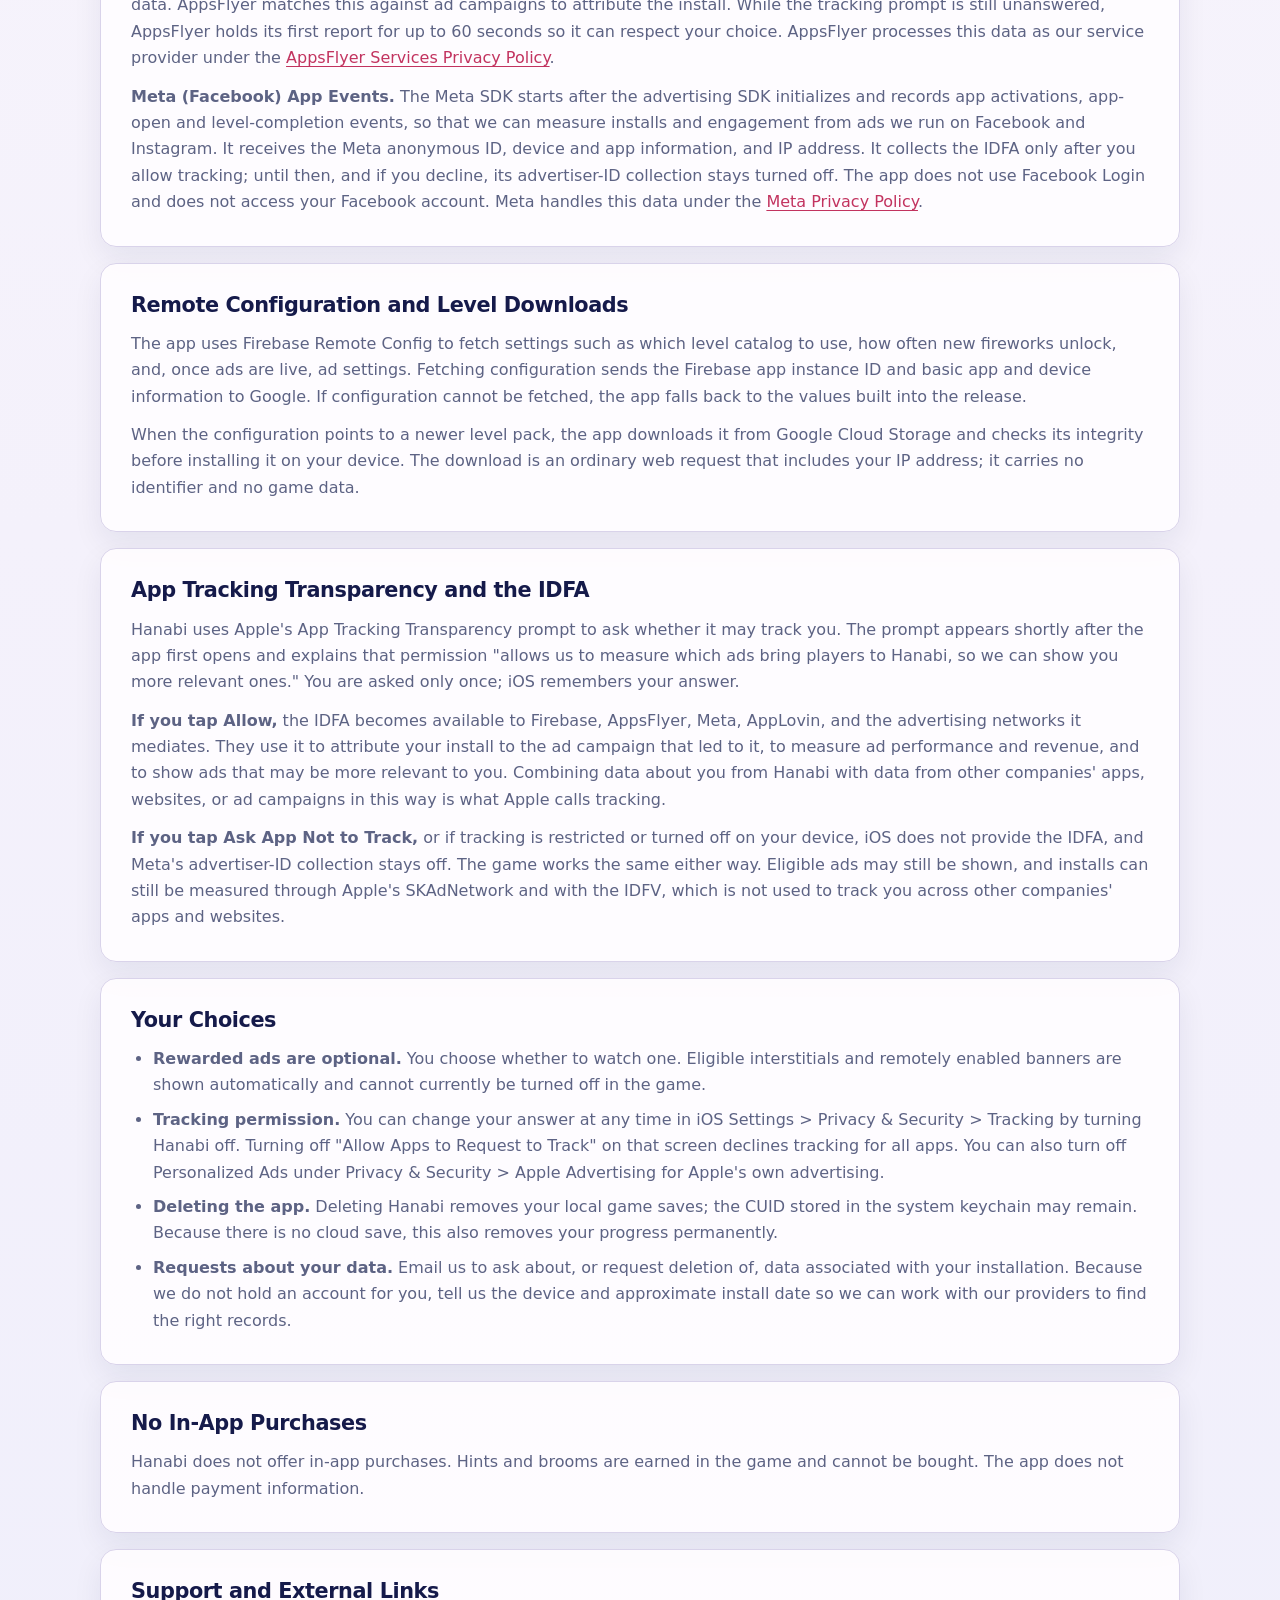
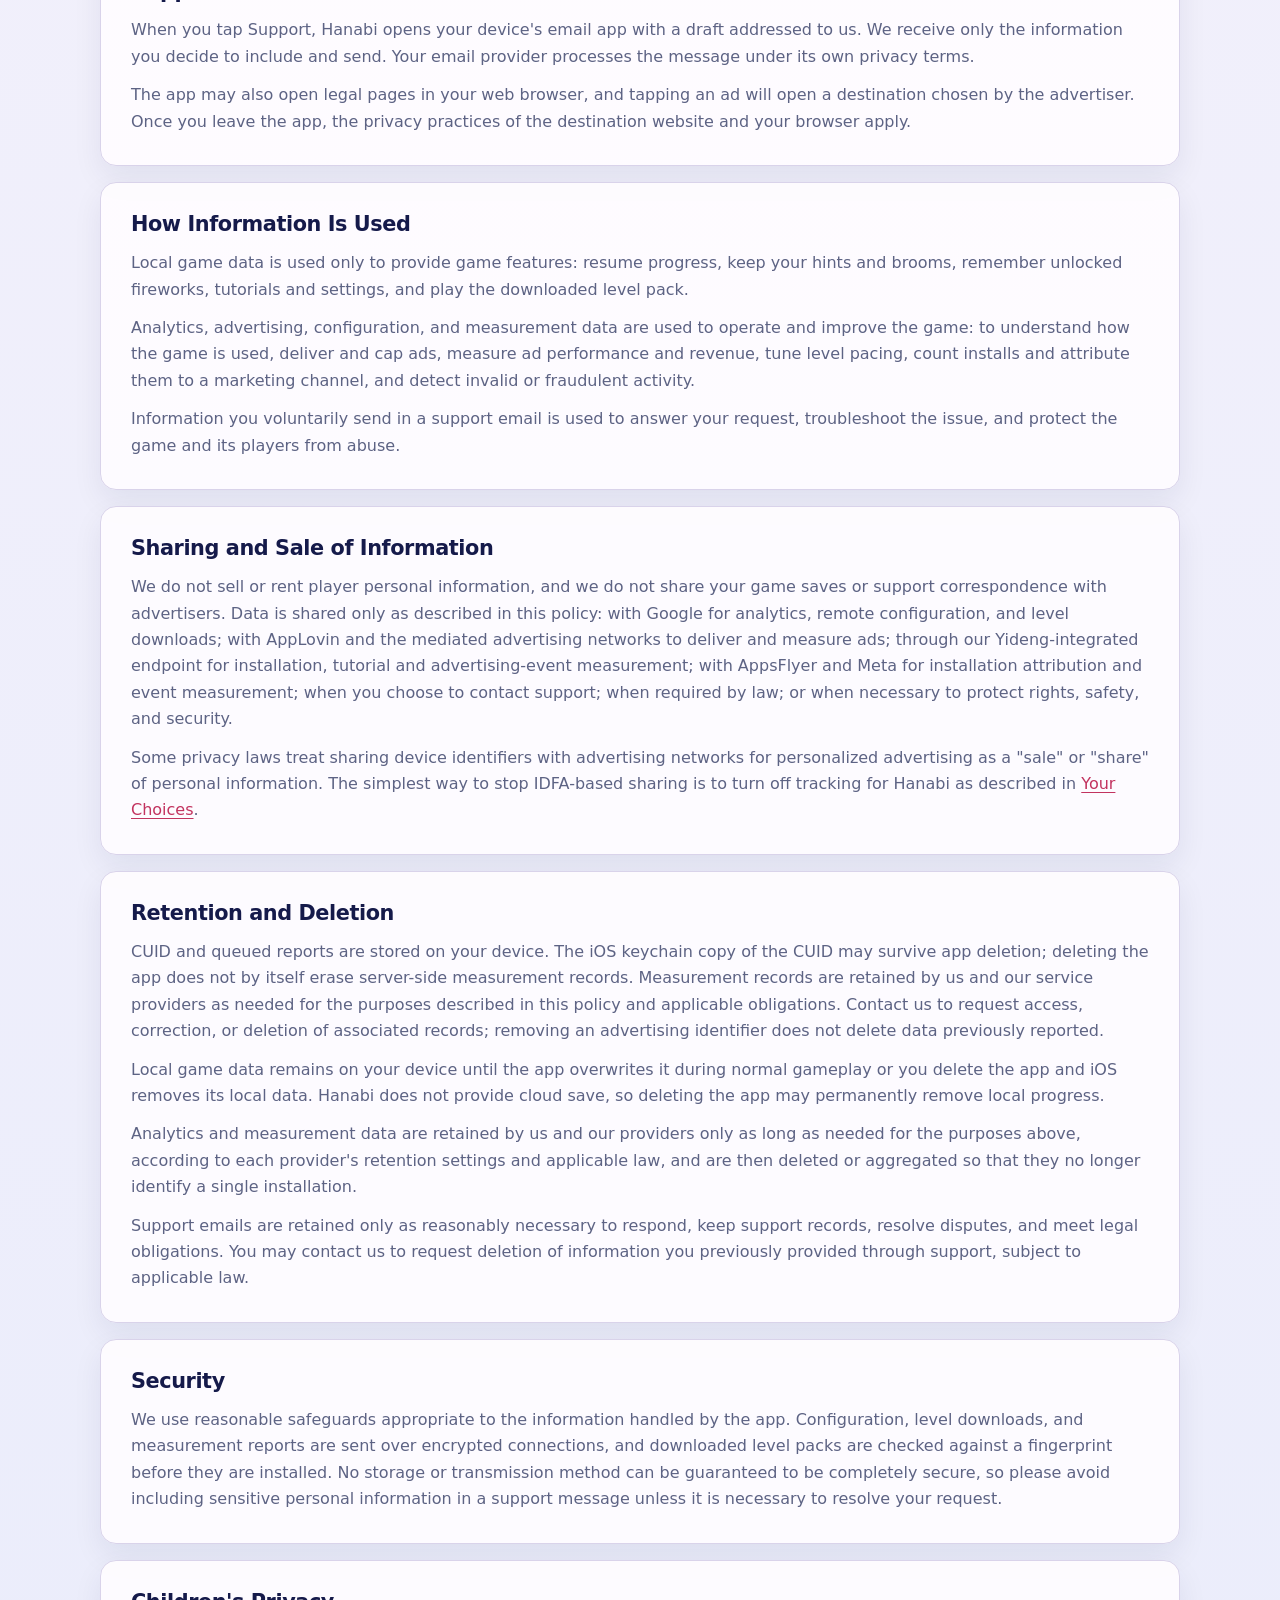
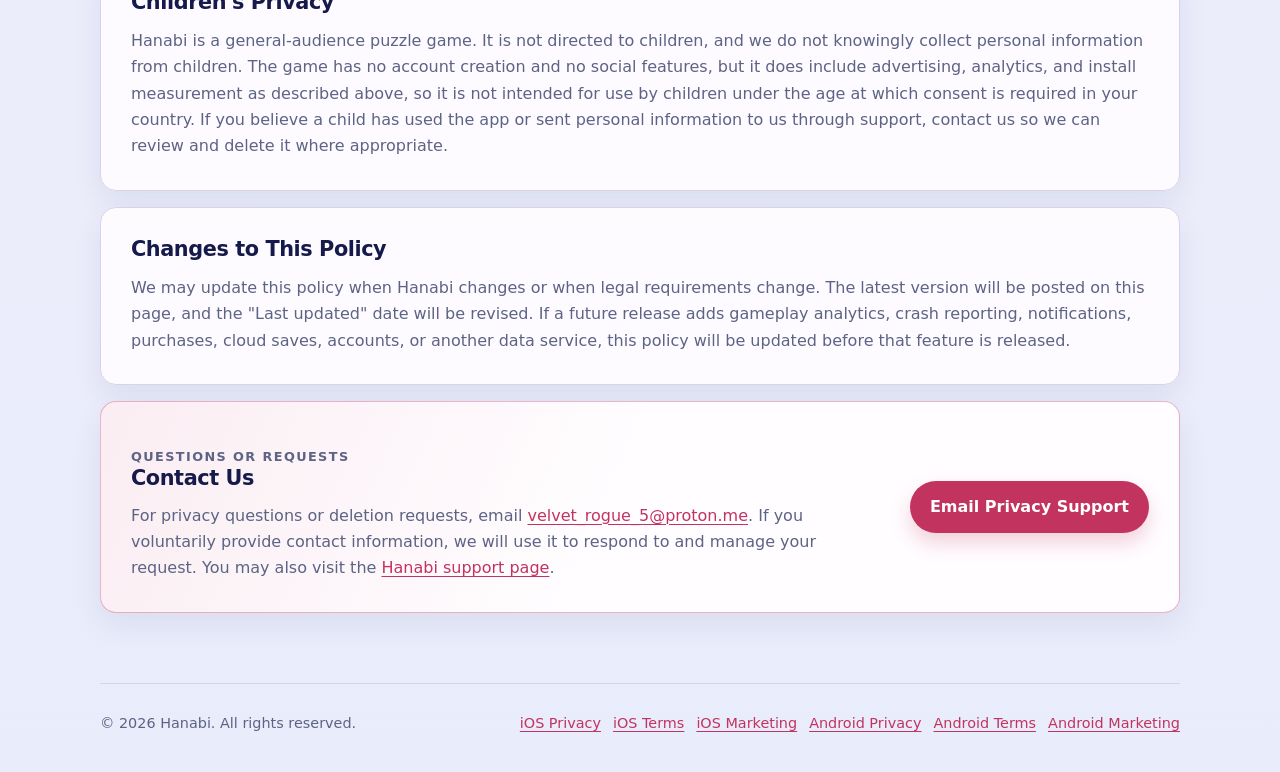
<file: privacy.html>
<!doctype html>
<html lang="en">
<head>
  <meta charset="utf-8">
  <meta name="viewport" content="width=device-width, initial-scale=1">
  <meta name="robots" content="index,follow">
  <meta name="description" content="Privacy Policy for Hanabi: Light Up the Sky on iOS, covering on-device game saves, in-app advertising, Firebase analytics and remote configuration, install and event measurement with Yideng, AppsFlyer and Meta, and App Tracking Transparency and the IDFA.">
  <meta name="theme-color" content="#151a4a">
  <title>Privacy Policy (iOS) | Hanabi</title>
  <link rel="icon" href="assets/app-icon.png">
  <link rel="apple-touch-icon" href="assets/app-icon.png">
  <link rel="stylesheet" href="assets/styles.css">
</head>
<body>
  <header class="site-header">
    <nav class="top-nav" aria-label="Page navigation">
      <a class="brand" href="index.html" aria-label="Hanabi home">
        <img src="assets/app-icon.png" alt="" width="44" height="44">
        <span>Hanabi</span>
      </a>
      <div class="nav-links">
        <a href="index.html">Home</a>
        <a href="privacy.html" aria-current="page">Privacy</a>
        <a href="support/">Support</a>
      </div>
    </nav>
  </header>

  <main id="privacy">
    <section class="hero">
      <div class="hero-copy">
        <p class="eyebrow">Privacy Policy · iOS</p>
        <h1>Hanabi for iOS</h1>
        <p class="lead">
          This policy explains how Hanabi: Light Up the Sky ("Hanabi") handles information when you play. You do not
          need an account, and your game progress is saved on your device. The app includes advertising components, uses Google Firebase for
          analytics and remote configuration, and reports installations and selected gameplay and advertising events
          to Yideng, AppsFlyer, and Meta so we can understand how the game is found and used. On
          first launch, iOS asks whether Hanabi may track you; Apple's advertising identifier (IDFA) is used only if
          you tap Allow.
        </p>
        <p class="updated">Last updated: October 10, 2026</p>
        <div class="platform-switcher" aria-label="Choose a platform privacy policy">
          <span>Platform</span>
          <a href="privacy.html" aria-current="page">iOS</a>
          <a href="android/privacy.html">Android</a>
        </div>
        <nav class="document-nav" aria-label="iOS documents">
          <a href="privacy.html" aria-current="page">Privacy</a>
          <a href="terms-of-use.html">Terms of Use</a>
          <a href="marketing.html">Marketing Copy</a>
        </nav>
      </div>

      <aside class="hero-badge" aria-label="Privacy summary">
        <img src="assets/app-icon.png" alt="Hanabi app icon" width="136" height="136">
        <div>
          <strong>No account needed</strong>
          <span>Play without signing up. The IDFA is used only if you allow tracking in Apple's prompt.</span>
        </div>
      </aside>
    </section>

    <section class="summary-grid" aria-label="Privacy at a glance">
      <article>
        <span class="card-number" aria-hidden="true">01</span>
        <h2>No Account</h2>
        <p>You can play without providing a name, email address, phone number, password, or login credential.</p>
      </article>
      <article>
        <span class="card-number" aria-hidden="true">02</span>
        <h2>On-Device Saves</h2>
        <p>Nights cleared, unlocked fireworks, hints, brooms, and settings are stored locally so the game can continue where you left off.</p>
      </article>
      <article>
        <span class="card-number" aria-hidden="true">03</span>
        <h2>Ads and Measurement</h2>
        <p>The app includes advertising, analytics, remote configuration, and install measurement. It asks for tracking permission through Apple's App Tracking Transparency prompt.</p>
      </article>
    </section>

    <section class="policy" aria-label="Privacy policy details">
      <article class="policy-section">
        <h2>Information Handled by the App</h2>
        <p>
          Hanabi does not require an account and does not ask for your name, email address, phone number, precise
          location, photos, contacts, microphone, camera, or payment card details.
        </p>
        <p>
          To provide the game, Hanabi stores game state and preferences on your device. This includes the night you
          have reached, in-game item counts such as hints and brooms, the fireworks you have unlocked, tutorials
          completed, music, sound, haptic and soft-fireworks settings, whether you have seen the first-launch privacy
          notice, and the level pack downloaded for your session.
        </p>
        <p>
          Hanabi creates a random app-generated identifier (CUID) and also uses identifiers provided by the operating
          system and the services described below. These identifiers do not require an account or contain your name:
        </p>
        <ul class="policy-list">
          <li>
            <strong>Hanabi CUID.</strong> A persistent identifier generated from a random value, used to associate
            installation and event reports with the same app instance. It is also provided to AppsFlyer as a customer
            user ID. It is not a hardware serial number or a login credential. On iOS it is stored in app preferences
            and the system keychain; the keychain copy may remain after the app is deleted or reinstalled.
          </li>

          <li>
            <strong>Identifier for Vendor (IDFV).</strong> An identifier iOS assigns to apps from the same developer on
            your device. It does not require tracking permission. The AppsFlyer and advertising SDKs may read it for
            measurement and fraud prevention.
          </li>
          <li>
            <strong>Identifier for Advertisers (IDFA).</strong> Apple's advertising identifier. It is available to the
            app only if you allow tracking in the App Tracking Transparency prompt. If you do not allow tracking, iOS
            does not provide it. See <a href="#att">App Tracking Transparency and the IDFA</a>.
          </li>
          <li>
            <strong>Firebase, AppsFlyer, and Meta identifiers.</strong> Random identifiers created by the Google
            Firebase, AppsFlyer, and Meta SDKs inside the app (Firebase installation and app instance IDs, the AppsFlyer ID, and the Meta
            anonymous ID). These can also be included in Yideng reports to associate measurement records with the same installation.
          </li>
        </ul>
        <p>
          Along with these identifiers, the services described below receive technical information about your device
          and the app: device model, operating system version, screen size, app version and build, language and region
          settings, time zone, network connection status, and the IP address your device uses to reach the internet.
        </p>
      </article>

      <article class="policy-section">
        <h2>Analytics</h2>
        <p>
          Hanabi includes Google Firebase Analytics. The Firebase integration records automatic events, such as the first time the app is opened,
          sessions and engagement time, app and operating-system updates, and in-app ad impressions once ads are
          shown. These are tied to the Firebase app instance ID, and to the IDFA only if you have allowed tracking.
          Custom events sent to Yideng, AppsFlyer, and Meta are described below.
        </p>
        <p>
          The app does not include a separate game crash-reporting service. Bundled advertising SDKs may process
          technical diagnostics, such as errors and crash or performance information, to operate their services.
        </p>
        <p>
          Google processes this data as our service provider under the
          <a href="https://firebase.google.com/support/privacy" rel="noopener noreferrer">Firebase privacy documentation</a>
          and the <a href="https://policies.google.com/privacy" rel="noopener noreferrer">Google Privacy Policy</a>.
        </p>
      </article>

      <article class="policy-section">
        <h2>Advertising</h2>
        <p>
          Hanabi is free to play and supported by in-app advertising. The app can show rewarded video ads that you
          choose to watch in exchange for an in-game reward, interstitial ads that appear between nights, and banner
          ads when placements are enabled. Banner ads are disabled by default as of this policy date and can be
          enabled through remote configuration. Ad placement, frequency, and cooldowns can change without
          an app update.
        </p>
        <p>
          Ads are delivered through AppLovin MAX, which mediates demand from several advertising networks: AppLovin,
          Google AdMob, Unity Ads, Vungle (Liftoff), DT Exchange (Digital Turbine), Mintegral, Pangle (ByteDance),
          BidMachine, and ironSource (Unity LevelPlay). Some of these networks may not be enabled at a given time, but their software
          components ship with the app.
        </p>
        <p>
          To select, deliver, and measure ads, these providers process device and usage information, which typically
          includes the IDFV, the IDFA if you have allowed tracking, IP address and the coarse location derived from it,
          device model and operating system, network and locale information, and your interactions with the ads shown
          (such as views, clicks, and completions). If you have not allowed tracking, iOS gives the networks no IDFA,
          and ads are measured with Apple's privacy-preserving SKAdNetwork attribution instead. We do not send them
          your game saves or your support email. AppLovin also reports the estimated revenue of each impression back
          to the app, which may be shared with the measurement services in the next section.
        </p>
        <p>
          Each advertising network handles the data it receives as an independent controller under its own privacy
          policy, including
          <a href="https://legal.applovin.com/privacy/" rel="noopener noreferrer">AppLovin</a>,
          <a href="https://unity.com/legal/game-player-and-app-user-privacy-policy" rel="noopener noreferrer">Unity</a>, and
          <a href="https://policies.google.com/technologies/ads" rel="noopener noreferrer">Google</a>.
          AppLovin publishes the current list of its mediation and demand partners on its privacy page.
        </p>
      </article>

      <article class="policy-section">
        <h2>Install Measurement and Attribution</h2>
        <p>
          Hanabi uses Yideng, AppsFlyer, and Meta so that we can count installs, understand which advertising campaign
          or marketing channel a player came from, and measure advertising performance in aggregate.
        </p>
        <p>
          <strong>Yideng (一灯) measurement.</strong> Hanabi sends installation and selected event reports to our
          Hanabi measurement endpoint at <code>hanabi.colorpro.com.ai</code>, integrated with Yideng. Reports include
          the CUID; available Firebase installation and app instance IDs, AppsFlyer ID, and Meta anonymous ID;
          the advertising identifier when available and permitted; app version, platform and distribution channel;
          device model, screen size, operating-system version, language, region settings, and time zone. The server
          also receives the IP address used for the request. Region settings are not precise location data.
        </p>
        <p>
          The reported events are app opens, tutorial completion, and ad impressions. Ad reports contain the ad format
          (rewarded, interstitial, or banner), currency, and estimated revenue, including cumulative revenue milestones.
          These reports help measure acquisition and advertising performance and identify invalid reporting. They do
          not include the full game save, your name, contacts, or support emails. Reports waiting for delivery are
          stored locally and retried when a connection is available. Deleting or denying an advertising identifier
          does not stop reports that use the app's CUID and other available installation identifiers.
        </p>
        <p>
          <strong>AppsFlyer.</strong> The AppsFlyer SDK starts after the advertising SDK initializes. It receives the AppsFlyer ID, the
          IDFV, the IDFA if you have allowed tracking, IP address, device and app information, the CUID, app launches and level-completion events, and, once
          ads are shown, ad impression revenue with ad format, placement, network, and available creative and
          revenue-precision data. AppsFlyer matches this against ad campaigns to attribute the install.
          While the tracking prompt is still unanswered, AppsFlyer holds its first report for up to 60 seconds so it
          can respect your choice. AppsFlyer processes this data as our service provider under the
          <a href="https://www.appsflyer.com/legal/services-privacy-policy/" rel="noopener noreferrer">AppsFlyer Services Privacy Policy</a>.
        </p>
        <p>
          <strong>Meta (Facebook) App Events.</strong> The Meta SDK starts after the advertising SDK initializes and records
          app activations, app-open and level-completion events, so that we can measure installs and engagement from
          ads we run on Facebook and Instagram.
          It receives the Meta anonymous ID, device and app information, and IP address. It collects the IDFA only
          after you allow tracking; until then, and if you decline, its advertiser-ID collection stays turned off. The
          app does not use Facebook Login and does not access your Facebook account. Meta handles this data under the
          <a href="https://www.facebook.com/privacy/policy/" rel="noopener noreferrer">Meta Privacy Policy</a>.
        </p>
      </article>

      <article class="policy-section">
        <h2>Remote Configuration and Level Downloads</h2>
        <p>
          The app uses Firebase Remote Config to fetch settings such as which level catalog to use, how often new
          fireworks unlock, and, once ads are live, ad settings. Fetching configuration sends the Firebase app instance
          ID and basic app and device information to Google. If configuration cannot be fetched, the app falls back to
          the values built into the release.
        </p>
        <p>
          When the configuration points to a newer level pack, the app downloads it from Google Cloud Storage and checks
          its integrity before installing it on your device. The download is an ordinary web request that includes
          your IP address; it carries no identifier and no game data.
        </p>
      </article>

      <article id="att" class="policy-section">
        <h2>App Tracking Transparency and the IDFA</h2>
        <p>
          Hanabi uses Apple's App Tracking Transparency prompt to ask whether it may track you. The prompt appears
          shortly after the app first opens and explains that permission "allows us to measure which ads bring players
          to Hanabi, so we can show you more relevant ones." You are asked only once; iOS remembers your answer.
        </p>
        <p>
          <strong>If you tap Allow,</strong> the IDFA becomes available to Firebase, AppsFlyer, Meta, AppLovin, and the
          advertising networks it mediates. They use it to attribute your install to the ad campaign that led to it, to
          measure ad performance and revenue, and to show ads that may be more relevant to you. Combining data about you
          from Hanabi with data from other companies' apps, websites, or ad campaigns in this way is what Apple calls
          tracking.
        </p>
        <p>
          <strong>If you tap Ask App Not to Track,</strong> or if tracking is restricted or turned off on your device,
          iOS does not provide the IDFA, and Meta's advertiser-ID collection stays off. The game works the same either
          way. Eligible ads may still be shown, and installs can still be measured through Apple's SKAdNetwork and with
          the IDFV, which is not used to track you across other companies' apps and websites.
        </p>
      </article>

      <article id="choices" class="policy-section">
        <h2>Your Choices</h2>
        <ul class="policy-list">
          <li>
            <strong>Rewarded ads are optional.</strong> You choose whether to watch one. Eligible interstitials and remotely enabled banners are
            shown automatically and cannot currently be turned off in the game.
          </li>
          <li>
            <strong>Tracking permission.</strong> You can change your answer at any time in iOS Settings &gt; Privacy
            &amp; Security &gt; Tracking by turning Hanabi off. Turning off "Allow Apps to Request to Track" on that
            screen declines tracking for all apps. You can also turn off Personalized Ads under Privacy &amp; Security
            &gt; Apple Advertising for Apple's own advertising.
          </li>
          <li>
            <strong>Deleting the app.</strong> Deleting Hanabi removes your local game saves; the CUID stored in the system keychain may remain.
            Because there is no cloud
            save, this also removes your progress permanently.
          </li>
          <li>
            <strong>Requests about your data.</strong> Email us to ask about, or request deletion of, data associated
            with your installation. Because we do not hold an account for you, tell us the device and approximate
            install date so we can work with our providers to find the right records.
          </li>
        </ul>
      </article>

      <article class="policy-section">
        <h2>No In-App Purchases</h2>
        <p>
          Hanabi does not offer in-app purchases. Hints and brooms are earned in the game and cannot be bought.
          The app does not handle payment information.
        </p>
      </article>

      <article class="policy-section">
        <h2>Support and External Links</h2>
        <p>
          When you tap Support, Hanabi opens your device's email app with a draft addressed to us. We receive only the
          information you decide to include and send. Your email provider processes the message under its own privacy
          terms.
        </p>
        <p>
          The app may also open legal pages in your web browser, and tapping an ad will open a destination chosen by
          the advertiser. Once you leave the app, the privacy practices of the destination website and your browser
          apply.
        </p>
      </article>

      <article class="policy-section">
        <h2>How Information Is Used</h2>
        <p>
          Local game data is used only to provide game features: resume progress, keep your hints and brooms,
          remember unlocked fireworks, tutorials and settings, and play the downloaded level pack.
        </p>
        <p>
          Analytics, advertising, configuration, and measurement data are used to operate and improve the game: to
          understand how the game is used, deliver and cap ads, measure ad performance and revenue, tune level pacing,
          count installs and attribute them to a marketing channel, and detect invalid or fraudulent activity.
        </p>
        <p>
          Information you voluntarily send in a support email is used to answer your request, troubleshoot the issue,
          and protect the game and its players from abuse.
        </p>
      </article>

      <article class="policy-section">
        <h2>Sharing and Sale of Information</h2>
        <p>
          We do not sell or rent player personal information, and we do not share your game saves or support
          correspondence with advertisers. Data is shared only as described in this policy: with Google for analytics,
          remote configuration, and level downloads; with AppLovin and the mediated advertising networks to deliver and
          measure ads; through our Yideng-integrated endpoint for installation, tutorial and advertising-event measurement;
          with AppsFlyer and Meta for installation attribution and event measurement;
          when you choose to contact support; when required by law; or when necessary to protect rights, safety, and
          security.
        </p>
        <p>
          Some privacy laws treat sharing device identifiers with advertising networks for personalized advertising as
          a "sale" or "share" of personal information. The simplest way to stop IDFA-based sharing is to turn off
          tracking for Hanabi as described in <a href="#choices">Your Choices</a>.
        </p>
      </article>

      <article class="policy-section">
        <h2>Retention and Deletion</h2>
        <p>
          CUID and queued reports are stored on your device. The iOS keychain copy of the CUID may survive app
          deletion; deleting the app does not by itself erase server-side measurement records.
          Measurement records are retained by us and our service providers as needed for the purposes described in
          this policy and applicable obligations. Contact us to request access, correction, or deletion of associated
          records; removing an advertising identifier does not delete data previously reported.
        </p>

        <p>
          Local game data remains on your device until the app overwrites it during normal gameplay or you delete the
          app and iOS removes its local data. Hanabi does not provide cloud save, so deleting the app may permanently
          remove local progress.
        </p>
        <p>
          Analytics and measurement data are retained by us and our providers only as long as needed for the purposes above,
          according to each provider's retention settings and applicable law, and are then deleted or aggregated so
          that they no longer identify a single installation.
        </p>
        <p>
          Support emails are retained only as reasonably necessary to respond, keep support records, resolve disputes,
          and meet legal obligations. You may contact us to request deletion of information you previously provided
          through support, subject to applicable law.
        </p>
      </article>

      <article class="policy-section">
        <h2>Security</h2>
        <p>
          We use reasonable safeguards appropriate to the information handled by the app. Configuration, level
          downloads, and measurement reports are sent over encrypted connections, and downloaded level packs are
          checked against a fingerprint before they are installed. No storage or transmission method can be guaranteed
          to be completely secure, so please avoid including sensitive personal information in a support message unless
          it is necessary to resolve your request.
        </p>
      </article>

      <article class="policy-section">
        <h2>Children's Privacy</h2>
        <p>
          Hanabi is a general-audience puzzle game. It is not directed to children, and we do not knowingly collect
          personal information from children. The game has no account creation and no social features, but it does
          include advertising, analytics, and install measurement as described above, so it is not intended for use by
          children under the age at which consent is required in your country. If you believe a child has used the app
          or sent personal information to us through support, contact us so we can review and delete it where
          appropriate.
        </p>
      </article>

      <article class="policy-section">
        <h2>Changes to This Policy</h2>
        <p>
          We may update this policy when Hanabi changes or when legal requirements change. The latest version will be
          posted on this page, and the "Last updated" date will be revised. If a future release adds gameplay
          analytics, crash reporting, notifications, purchases, cloud saves, accounts, or another data service, this
          policy will be updated before that feature is released.
        </p>
      </article>

      <article id="contact" class="policy-section contact-panel">
        <div>
          <p class="eyebrow">Questions or requests</p>
          <h2>Contact Us</h2>
          <p>
            For privacy questions or deletion requests, email
            <a href="mailto:velvet_rogue_5@proton.me">velvet_rogue_5@proton.me</a>. If you voluntarily provide contact
            information, we will use it to respond to and manage your request. You may also visit the
            <a href="support/">Hanabi support page</a>.
          </p>
        </div>
        <a class="contact-button" href="mailto:velvet_rogue_5@proton.me?subject=Hanabi%20Privacy%20Request">Email Privacy Support</a>
      </article>
    </section>
  </main>

  <footer class="site-footer">
    <p>&copy; 2026 Hanabi. All rights reserved.</p>
    <nav class="footer-links" aria-label="Legal documents">
      <a href="privacy.html">iOS Privacy</a>
      <a href="terms-of-use.html">iOS Terms</a>
      <a href="marketing.html">iOS Marketing</a>
      <a href="android/privacy.html">Android Privacy</a>
      <a href="android/terms-of-use.html">Android Terms</a>
      <a href="android/marketing.html">Android Marketing</a>
    </nav>
  </footer>
</body>
</html>
</file>
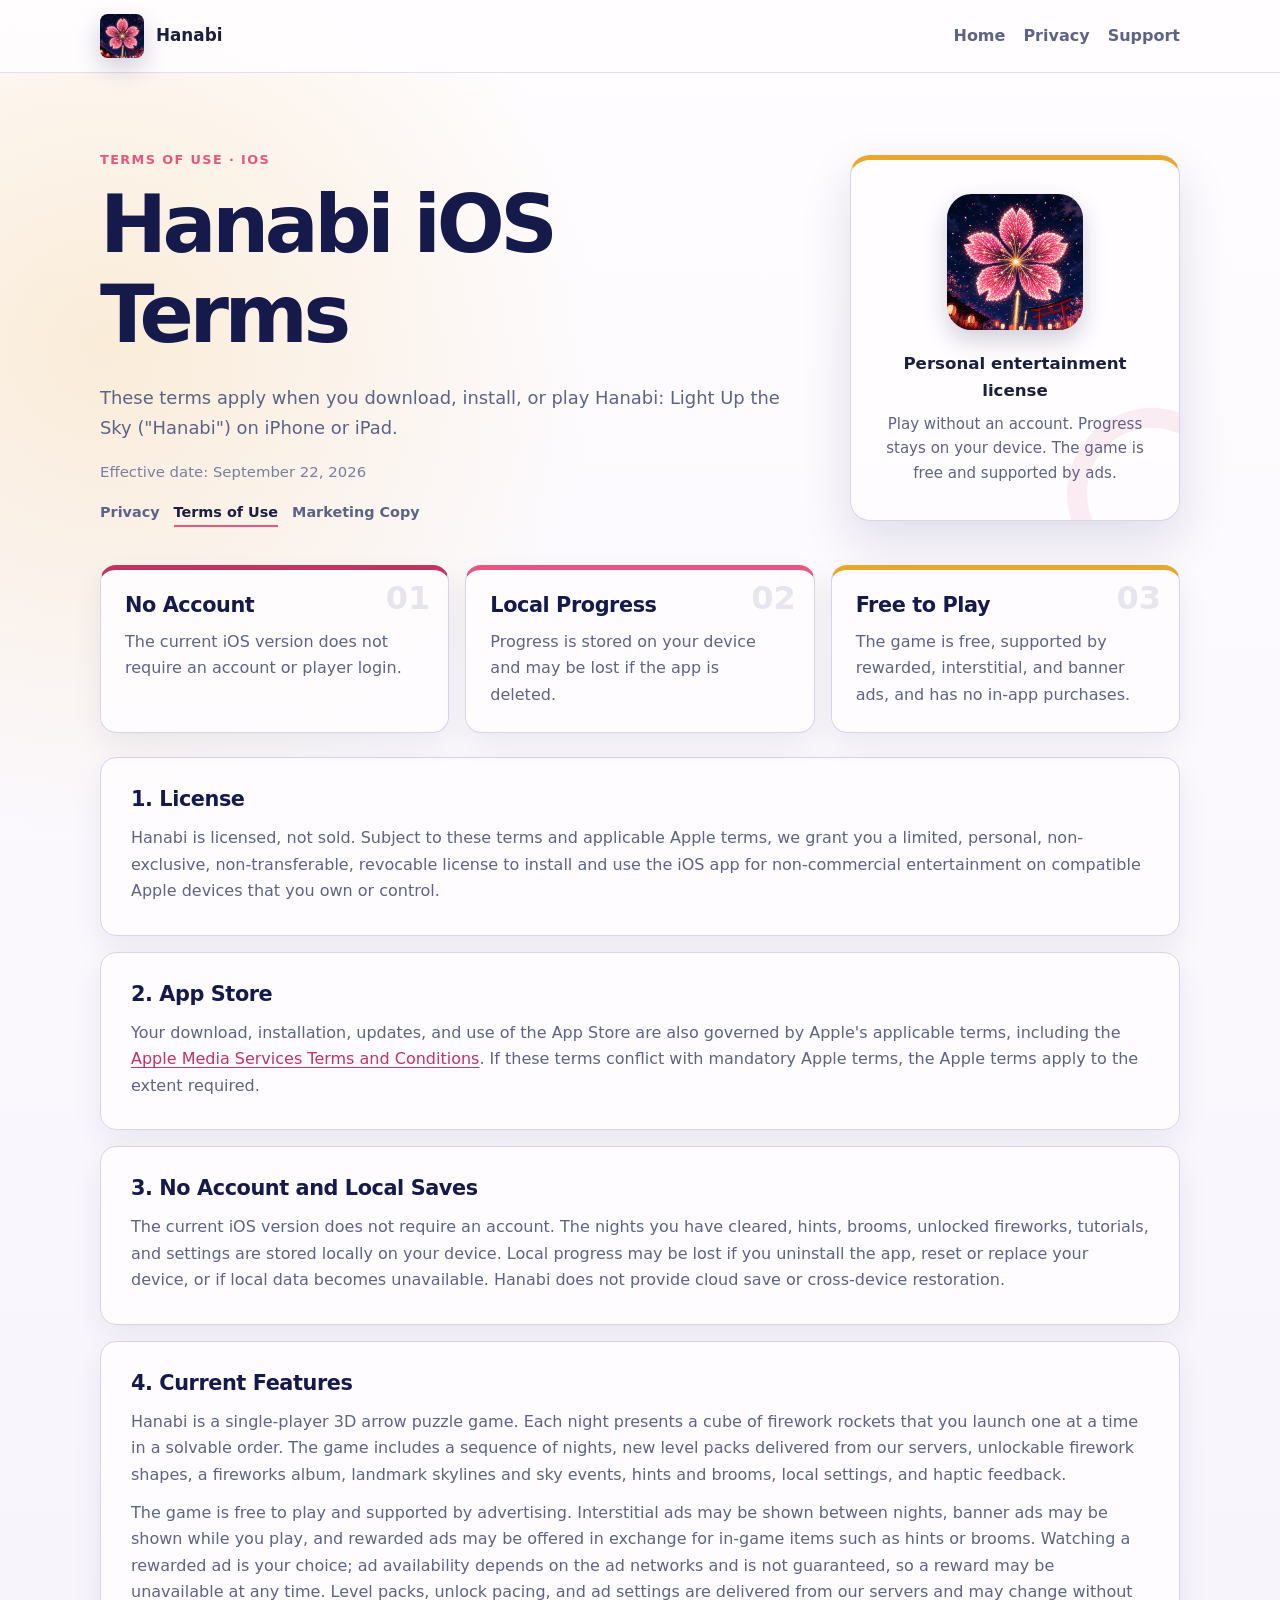
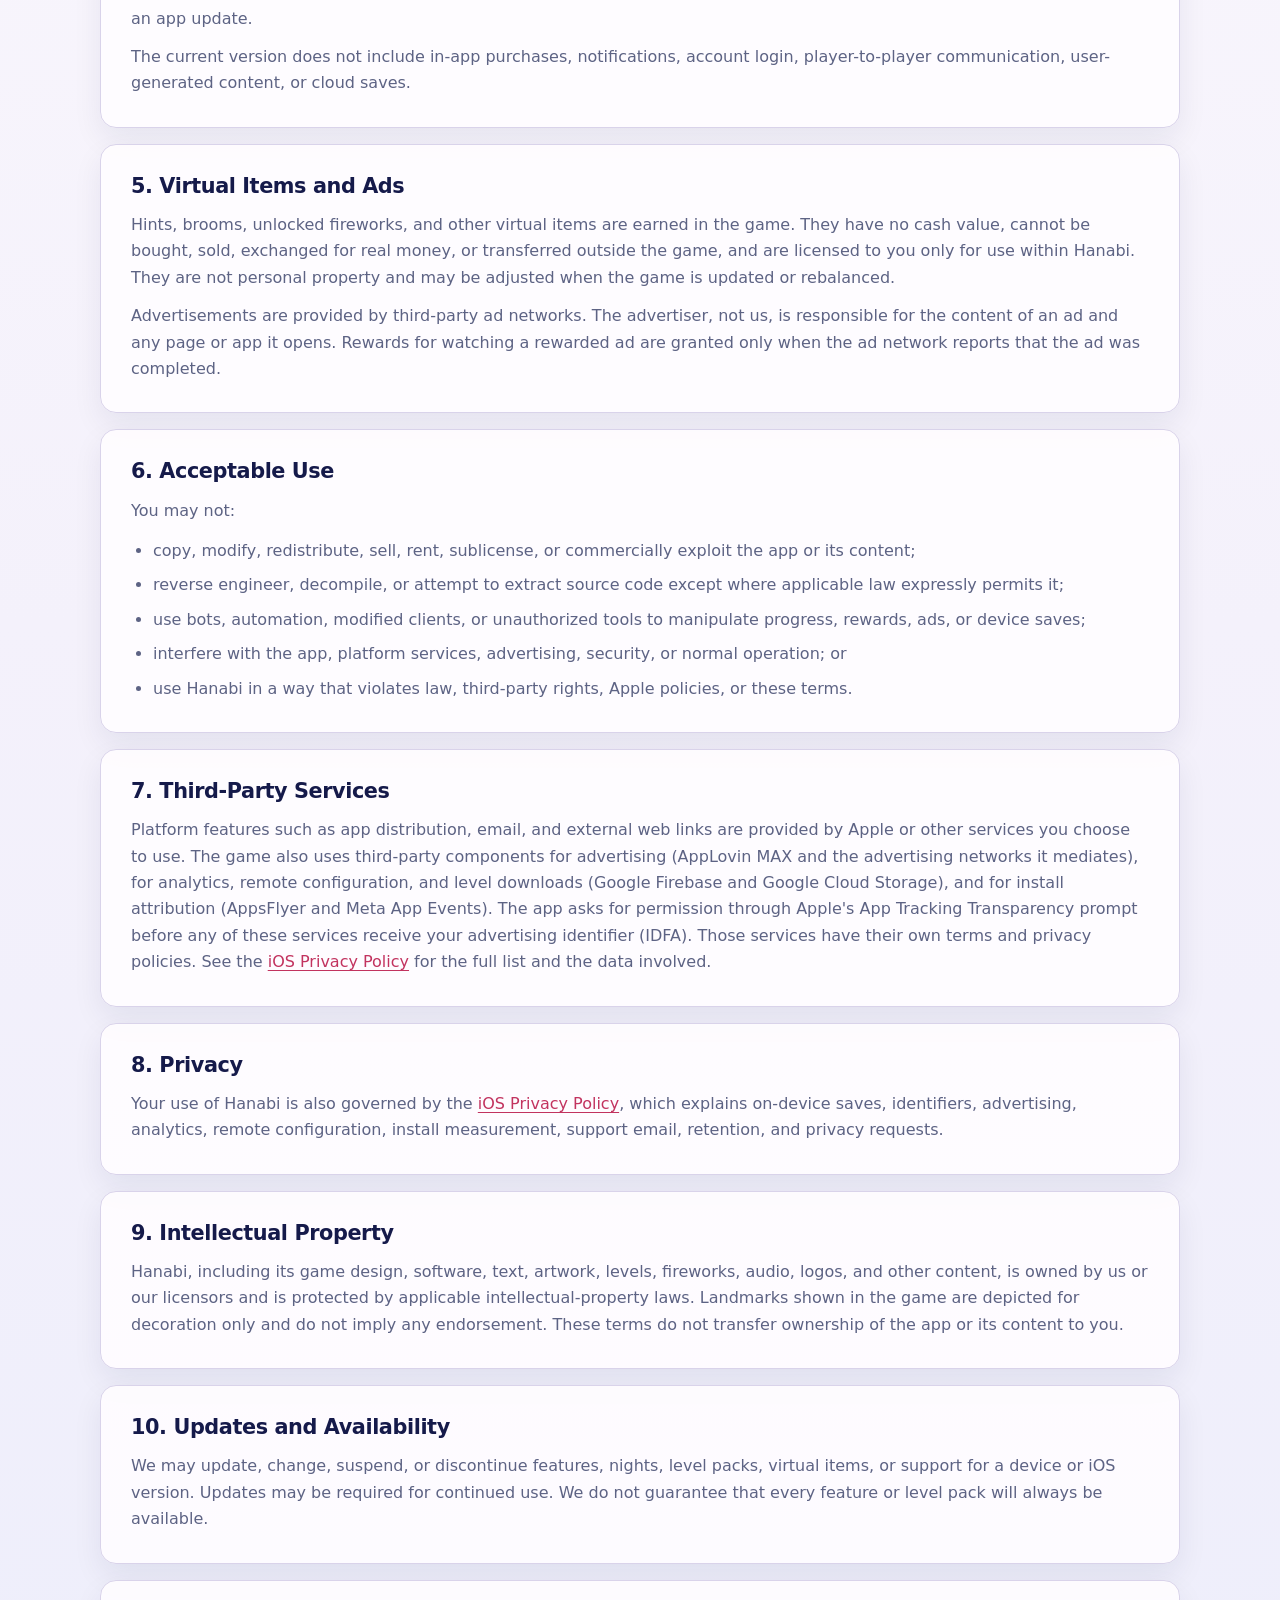
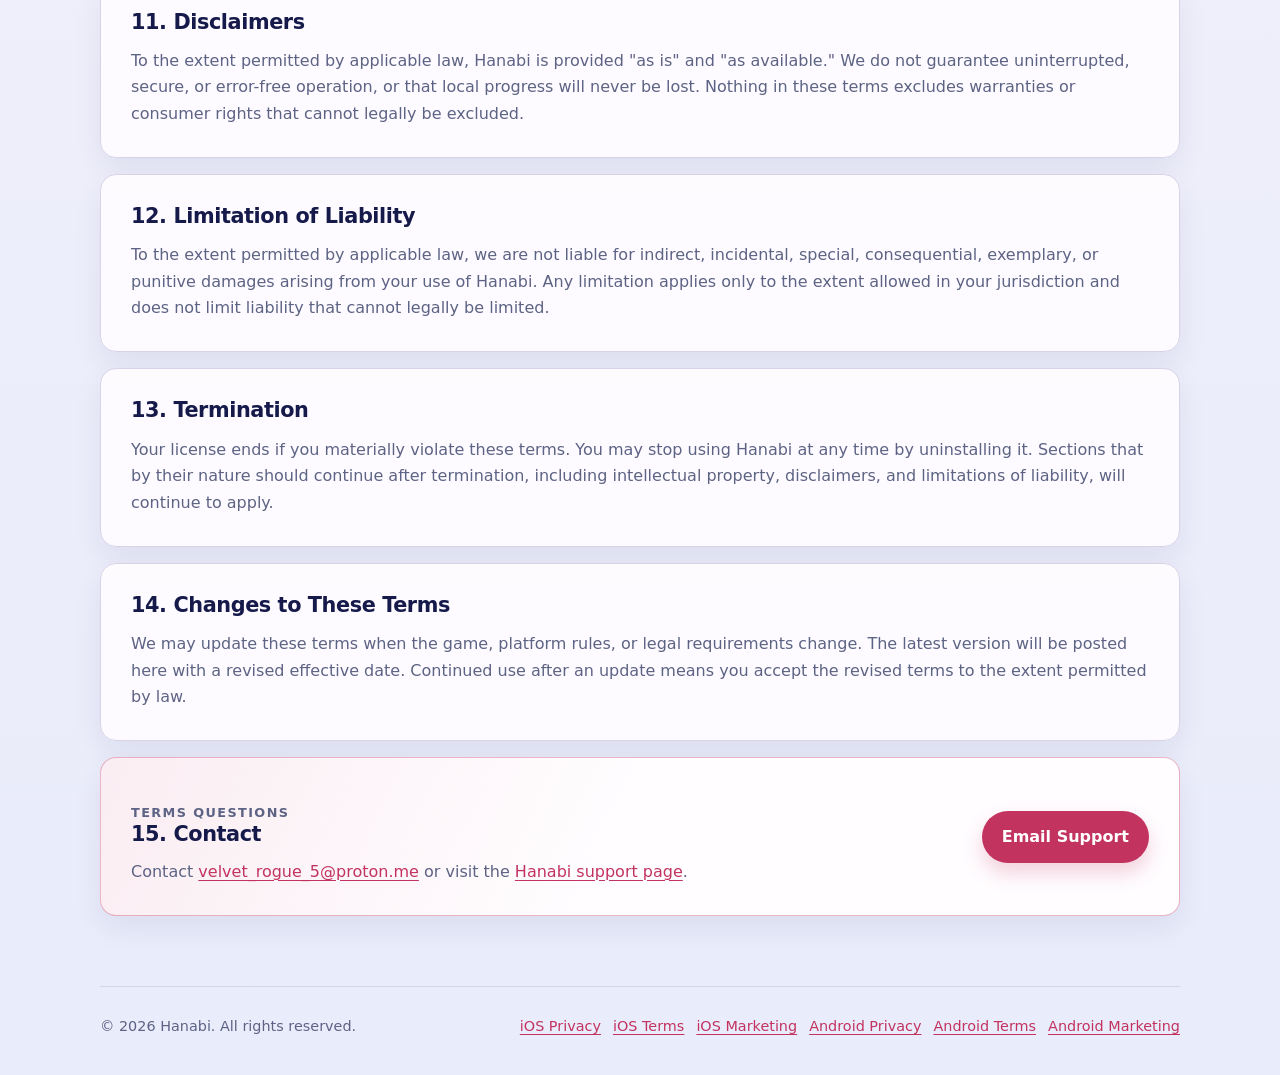
<file: terms-of-use.html>
<!doctype html>
<html lang="en">
<head>
  <meta charset="utf-8">
  <meta name="viewport" content="width=device-width, initial-scale=1">
  <meta name="robots" content="index,follow">
  <meta name="description" content="Terms of Use for Hanabi: Light Up the Sky on iOS.">
  <meta name="theme-color" content="#151a4a">
  <title>Terms of Use (iOS) | Hanabi</title>
  <link rel="icon" href="assets/app-icon.png">
  <link rel="apple-touch-icon" href="assets/app-icon.png">
  <link rel="stylesheet" href="assets/styles.css">
</head>
<body>
  <header class="site-header"><nav class="top-nav" aria-label="Page navigation"><a class="brand" href="index.html" aria-label="Hanabi home"><img src="assets/app-icon.png" alt="" width="44" height="44"><span>Hanabi</span></a><div class="nav-links"><a href="index.html">Home</a><a href="privacy.html">Privacy</a><a href="support/">Support</a></div></nav></header>

  <main>
    <section class="hero">
      <div class="hero-copy">
        <p class="eyebrow">Terms of Use · iOS</p>
        <h1>Hanabi iOS Terms</h1>
        <p class="lead">These terms apply when you download, install, or play Hanabi: Light Up the Sky ("Hanabi") on iPhone or iPad.</p>
        <p class="updated">Effective date: September 22, 2026</p>
        <nav class="document-nav" aria-label="iOS documents"><a href="privacy.html">Privacy</a><a href="terms-of-use.html" aria-current="page">Terms of Use</a><a href="marketing.html">Marketing Copy</a></nav>
      </div>
      <aside class="hero-badge" aria-label="Terms summary">
        <img src="assets/app-icon.png" alt="Hanabi app icon" width="136" height="136">
        <div><strong>Personal entertainment license</strong><span>Play without an account. Progress stays on your device. The game is free and supported by ads.</span></div>
      </aside>
    </section>

    <section class="summary-grid" aria-label="Terms at a glance">
      <article><span class="card-number" aria-hidden="true">01</span><h2>No Account</h2><p>The current iOS version does not require an account or player login.</p></article>
      <article><span class="card-number" aria-hidden="true">02</span><h2>Local Progress</h2><p>Progress is stored on your device and may be lost if the app is deleted.</p></article>
      <article><span class="card-number" aria-hidden="true">03</span><h2>Free to Play</h2><p>The game is free, supported by rewarded, interstitial, and banner ads, and has no in-app purchases.</p></article>
    </section>

    <section class="policy" aria-label="Terms of use details">
      <article class="policy-section"><h2>1. License</h2><p>Hanabi is licensed, not sold. Subject to these terms and applicable Apple terms, we grant you a limited, personal, non-exclusive, non-transferable, revocable license to install and use the iOS app for non-commercial entertainment on compatible Apple devices that you own or control.</p></article>

      <article class="policy-section"><h2>2. App Store</h2><p>Your download, installation, updates, and use of the App Store are also governed by Apple's applicable terms, including the <a href="https://www.apple.com/legal/internet-services/itunes/" rel="noopener noreferrer">Apple Media Services Terms and Conditions</a>. If these terms conflict with mandatory Apple terms, the Apple terms apply to the extent required.</p></article>

      <article class="policy-section"><h2>3. No Account and Local Saves</h2><p>The current iOS version does not require an account. The nights you have cleared, hints, brooms, unlocked fireworks, tutorials, and settings are stored locally on your device. Local progress may be lost if you uninstall the app, reset or replace your device, or if local data becomes unavailable. Hanabi does not provide cloud save or cross-device restoration.</p></article>

      <article class="policy-section"><h2>4. Current Features</h2><p>Hanabi is a single-player 3D arrow puzzle game. Each night presents a cube of firework rockets that you launch one at a time in a solvable order. The game includes a sequence of nights, new level packs delivered from our servers, unlockable firework shapes, a fireworks album, landmark skylines and sky events, hints and brooms, local settings, and haptic feedback.</p><p>The game is free to play and supported by advertising. Interstitial ads may be shown between nights, banner ads may be shown while you play, and rewarded ads may be offered in exchange for in-game items such as hints or brooms. Watching a rewarded ad is your choice; ad availability depends on the ad networks and is not guaranteed, so a reward may be unavailable at any time. Level packs, unlock pacing, and ad settings are delivered from our servers and may change without an app update.</p><p>The current version does not include in-app purchases, notifications, account login, player-to-player communication, user-generated content, or cloud saves.</p></article>

      <article class="policy-section"><h2>5. Virtual Items and Ads</h2><p>Hints, brooms, unlocked fireworks, and other virtual items are earned in the game. They have no cash value, cannot be bought, sold, exchanged for real money, or transferred outside the game, and are licensed to you only for use within Hanabi. They are not personal property and may be adjusted when the game is updated or rebalanced.</p><p>Advertisements are provided by third-party ad networks. The advertiser, not us, is responsible for the content of an ad and any page or app it opens. Rewards for watching a rewarded ad are granted only when the ad network reports that the ad was completed.</p></article>

      <article class="policy-section"><h2>6. Acceptable Use</h2><p>You may not:</p><ul class="policy-list"><li>copy, modify, redistribute, sell, rent, sublicense, or commercially exploit the app or its content;</li><li>reverse engineer, decompile, or attempt to extract source code except where applicable law expressly permits it;</li><li>use bots, automation, modified clients, or unauthorized tools to manipulate progress, rewards, ads, or device saves;</li><li>interfere with the app, platform services, advertising, security, or normal operation; or</li><li>use Hanabi in a way that violates law, third-party rights, Apple policies, or these terms.</li></ul></article>

      <article class="policy-section"><h2>7. Third-Party Services</h2><p>Platform features such as app distribution, email, and external web links are provided by Apple or other services you choose to use. The game also uses third-party components for advertising (AppLovin MAX and the advertising networks it mediates), for analytics, remote configuration, and level downloads (Google Firebase and Google Cloud Storage), and for install attribution (AppsFlyer and Meta App Events). The app asks for permission through Apple's App Tracking Transparency prompt before any of these services receive your advertising identifier (IDFA). Those services have their own terms and privacy policies. See the <a href="privacy.html">iOS Privacy Policy</a> for the full list and the data involved.</p></article>

      <article class="policy-section"><h2>8. Privacy</h2><p>Your use of Hanabi is also governed by the <a href="privacy.html">iOS Privacy Policy</a>, which explains on-device saves, identifiers, advertising, analytics, remote configuration, install measurement, support email, retention, and privacy requests.</p></article>

      <article class="policy-section"><h2>9. Intellectual Property</h2><p>Hanabi, including its game design, software, text, artwork, levels, fireworks, audio, logos, and other content, is owned by us or our licensors and is protected by applicable intellectual-property laws. Landmarks shown in the game are depicted for decoration only and do not imply any endorsement. These terms do not transfer ownership of the app or its content to you.</p></article>

      <article class="policy-section"><h2>10. Updates and Availability</h2><p>We may update, change, suspend, or discontinue features, nights, level packs, virtual items, or support for a device or iOS version. Updates may be required for continued use. We do not guarantee that every feature or level pack will always be available.</p></article>

      <article class="policy-section"><h2>11. Disclaimers</h2><p>To the extent permitted by applicable law, Hanabi is provided "as is" and "as available." We do not guarantee uninterrupted, secure, or error-free operation, or that local progress will never be lost. Nothing in these terms excludes warranties or consumer rights that cannot legally be excluded.</p></article>

      <article class="policy-section"><h2>12. Limitation of Liability</h2><p>To the extent permitted by applicable law, we are not liable for indirect, incidental, special, consequential, exemplary, or punitive damages arising from your use of Hanabi. Any limitation applies only to the extent allowed in your jurisdiction and does not limit liability that cannot legally be limited.</p></article>

      <article class="policy-section"><h2>13. Termination</h2><p>Your license ends if you materially violate these terms. You may stop using Hanabi at any time by uninstalling it. Sections that by their nature should continue after termination, including intellectual property, disclaimers, and limitations of liability, will continue to apply.</p></article>

      <article class="policy-section"><h2>14. Changes to These Terms</h2><p>We may update these terms when the game, platform rules, or legal requirements change. The latest version will be posted here with a revised effective date. Continued use after an update means you accept the revised terms to the extent permitted by law.</p></article>

      <article class="policy-section contact-panel"><div><p class="eyebrow">Terms questions</p><h2>15. Contact</h2><p>Contact <a href="mailto:velvet_rogue_5@proton.me">velvet_rogue_5@proton.me</a> or visit the <a href="support/">Hanabi support page</a>.</p></div><a class="contact-button" href="mailto:velvet_rogue_5@proton.me?subject=Hanabi%20Terms%20Question">Email Support</a></article>
    </section>
  </main>

  <footer class="site-footer"><p>&copy; 2026 Hanabi. All rights reserved.</p><nav class="footer-links" aria-label="Legal documents"><a href="privacy.html">iOS Privacy</a><a href="terms-of-use.html">iOS Terms</a><a href="marketing.html">iOS Marketing</a><a href="android/privacy.html">Android Privacy</a><a href="android/terms-of-use.html">Android Terms</a><a href="android/marketing.html">Android Marketing</a></nav></footer>
</body>
</html>
</file>
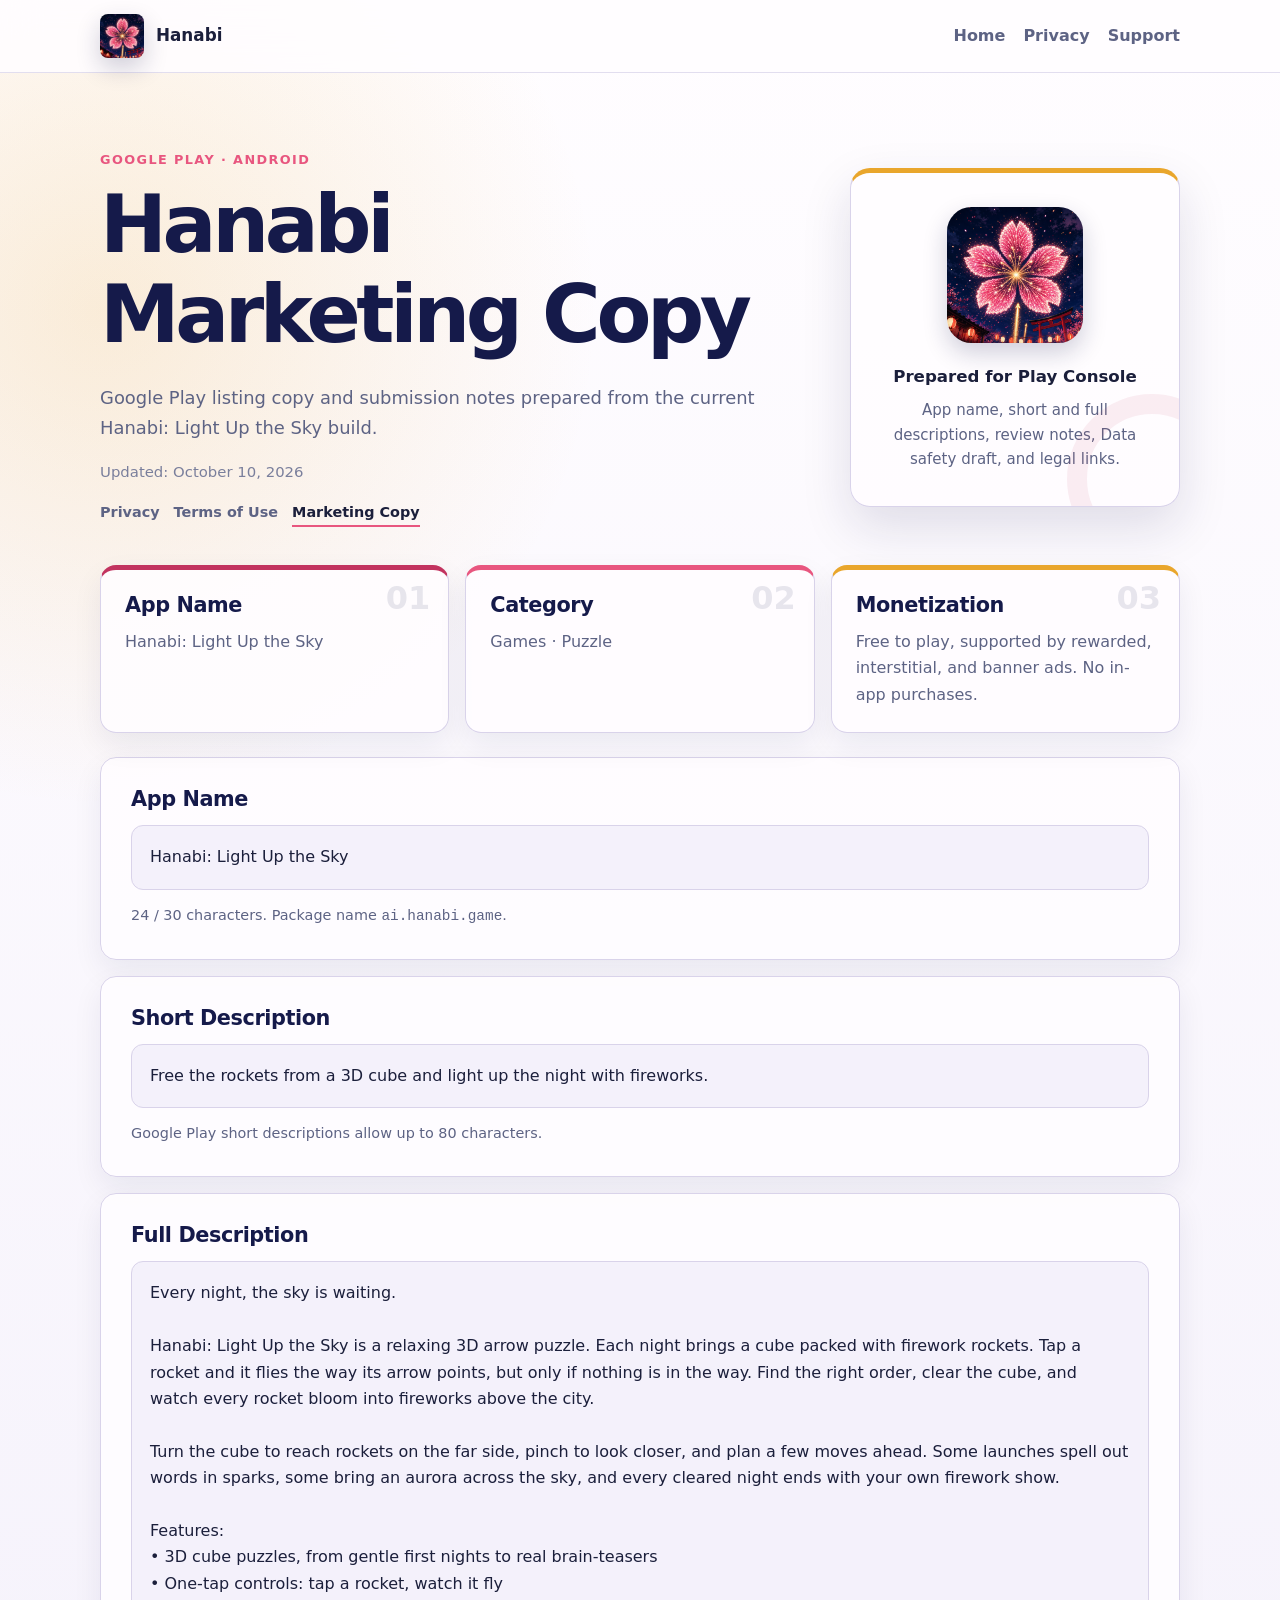
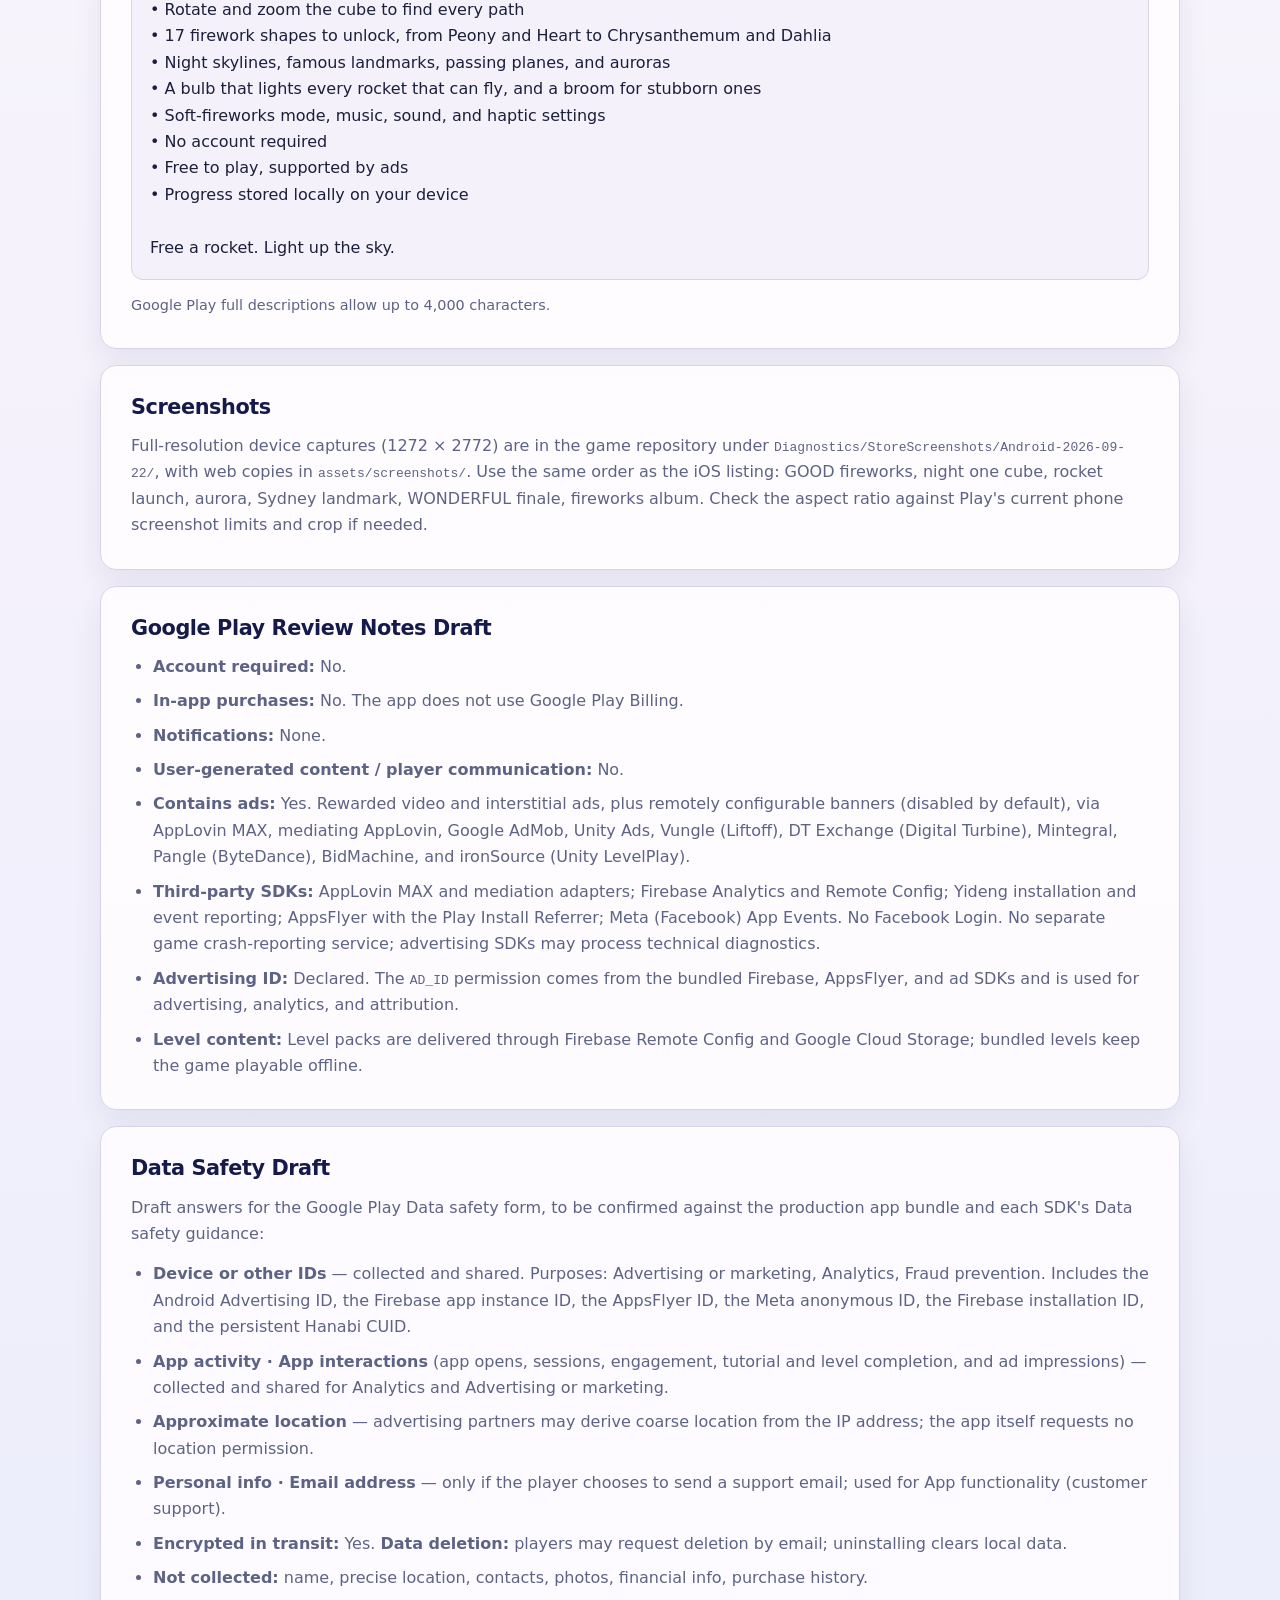
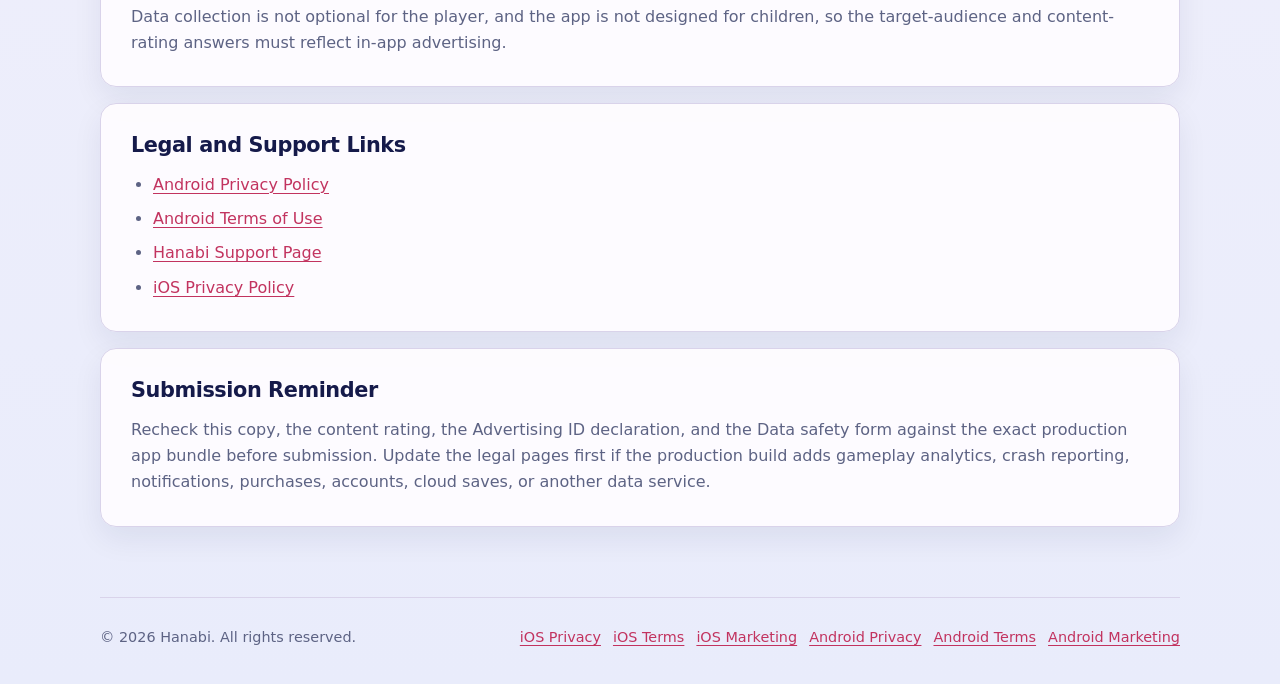
<file: android/marketing.html>
<!doctype html>
<html lang="en">
<head>
  <meta charset="utf-8">
  <meta name="viewport" content="width=device-width, initial-scale=1">
  <meta name="robots" content="index,follow">
  <meta name="description" content="Google Play listing copy and submission notes for Hanabi: Light Up the Sky.">
  <meta name="theme-color" content="#151a4a">
  <title>Marketing Copy (Android) | Hanabi</title>
  <link rel="icon" href="../assets/app-icon.png">
  <link rel="apple-touch-icon" href="../assets/app-icon.png">
  <link rel="stylesheet" href="../assets/styles.css">
</head>
<body>
  <header class="site-header"><nav class="top-nav" aria-label="Page navigation"><a class="brand" href="../index.html" aria-label="Hanabi home"><img src="../assets/app-icon.png" alt="" width="44" height="44"><span>Hanabi</span></a><div class="nav-links"><a href="../index.html">Home</a><a href="privacy.html">Privacy</a><a href="../support/">Support</a></div></nav></header>

  <main>
    <section class="hero">
      <div class="hero-copy">
        <p class="eyebrow">Google Play · Android</p>
        <h1>Hanabi Marketing Copy</h1>
        <p class="lead">Google Play listing copy and submission notes prepared from the current Hanabi: Light Up the Sky build.</p>
        <p class="updated">Updated: October 10, 2026</p>
        <nav class="document-nav" aria-label="Android documents"><a href="privacy.html">Privacy</a><a href="terms-of-use.html">Terms of Use</a><a href="marketing.html" aria-current="page">Marketing Copy</a></nav>
      </div>
      <aside class="hero-badge" aria-label="Marketing summary"><img src="../assets/app-icon.png" alt="Hanabi app icon" width="136" height="136"><div><strong>Prepared for Play Console</strong><span>App name, short and full descriptions, review notes, Data safety draft, and legal links.</span></div></aside>
    </section>

    <section class="summary-grid" aria-label="Google Play listing summary">
      <article><span class="card-number" aria-hidden="true">01</span><h2>App Name</h2><p>Hanabi: Light Up the Sky</p></article>
      <article><span class="card-number" aria-hidden="true">02</span><h2>Category</h2><p>Games · Puzzle</p></article>
      <article><span class="card-number" aria-hidden="true">03</span><h2>Monetization</h2><p>Free to play, supported by rewarded, interstitial, and banner ads. No in-app purchases.</p></article>
    </section>

    <section class="policy" aria-label="Google Play copy">
      <article class="policy-section"><h2>App Name</h2><pre class="copy-block">Hanabi: Light Up the Sky</pre><p class="copy-note">24 / 30 characters. Package name <code>ai.hanabi.game</code>.</p></article>

      <article class="policy-section"><h2>Short Description</h2><pre id="short-description" class="copy-block">Free the rockets from a 3D cube and light up the night with fireworks.</pre><p class="copy-note">Google Play short descriptions allow up to 80 characters.</p></article>

      <article class="policy-section"><h2>Full Description</h2><pre id="full-description" class="copy-block">Every night, the sky is waiting.

Hanabi: Light Up the Sky is a relaxing 3D arrow puzzle. Each night brings a cube packed with firework rockets. Tap a rocket and it flies the way its arrow points, but only if nothing is in the way. Find the right order, clear the cube, and watch every rocket bloom into fireworks above the city.

Turn the cube to reach rockets on the far side, pinch to look closer, and plan a few moves ahead. Some launches spell out words in sparks, some bring an aurora across the sky, and every cleared night ends with your own firework show.

Features:
• 3D cube puzzles, from gentle first nights to real brain-teasers
• One-tap controls: tap a rocket, watch it fly
• Rotate and zoom the cube to find every path
• 17 firework shapes to unlock, from Peony and Heart to Chrysanthemum and Dahlia
• Night skylines, famous landmarks, passing planes, and auroras
• A bulb that lights every rocket that can fly, and a broom for stubborn ones
• Soft-fireworks mode, music, sound, and haptic settings
• No account required
• Free to play, supported by ads
• Progress stored locally on your device

Free a rocket. Light up the sky.</pre><p class="copy-note">Google Play full descriptions allow up to 4,000 characters.</p></article>

      <article class="policy-section"><h2>Screenshots</h2><p>Full-resolution device captures (1272 × 2772) are in the game repository under <code>Diagnostics/StoreScreenshots/Android-2026-09-22/</code>, with web copies in <code>assets/screenshots/</code>. Use the same order as the iOS listing: GOOD fireworks, night one cube, rocket launch, aurora, Sydney landmark, WONDERFUL finale, fireworks album. Check the aspect ratio against Play's current phone screenshot limits and crop if needed.</p></article>

      <article class="policy-section"><h2>Google Play Review Notes Draft</h2><ul class="policy-list"><li><strong>Account required:</strong> No.</li><li><strong>In-app purchases:</strong> No. The app does not use Google Play Billing.</li><li><strong>Notifications:</strong> None.</li><li><strong>User-generated content / player communication:</strong> No.</li><li><strong>Contains ads:</strong> Yes. Rewarded video and interstitial ads, plus remotely configurable banners (disabled by default), via AppLovin MAX, mediating AppLovin, Google AdMob, Unity Ads, Vungle (Liftoff), DT Exchange (Digital Turbine), Mintegral, Pangle (ByteDance), BidMachine, and ironSource (Unity LevelPlay).</li><li><strong>Third-party SDKs:</strong> AppLovin MAX and mediation adapters; Firebase Analytics and Remote Config; Yideng installation and event reporting; AppsFlyer with the Play Install Referrer; Meta (Facebook) App Events. No Facebook Login. No separate game crash-reporting service; advertising SDKs may process technical diagnostics.</li><li><strong>Advertising ID:</strong> Declared. The <code>AD_ID</code> permission comes from the bundled Firebase, AppsFlyer, and ad SDKs and is used for advertising, analytics, and attribution.</li><li><strong>Level content:</strong> Level packs are delivered through Firebase Remote Config and Google Cloud Storage; bundled levels keep the game playable offline.</li></ul></article>

      <article class="policy-section"><h2>Data Safety Draft</h2><p>Draft answers for the Google Play Data safety form, to be confirmed against the production app bundle and each SDK's Data safety guidance:</p><ul class="policy-list"><li><strong>Device or other IDs</strong> — collected and shared. Purposes: Advertising or marketing, Analytics, Fraud prevention. Includes the Android Advertising ID, the Firebase app instance ID, the AppsFlyer ID, the Meta anonymous ID, the Firebase installation ID, and the persistent Hanabi CUID.</li><li><strong>App activity · App interactions</strong> (app opens, sessions, engagement, tutorial and level completion, and ad impressions) — collected and shared for Analytics and Advertising or marketing.</li><li><strong>Approximate location</strong> — advertising partners may derive coarse location from the IP address; the app itself requests no location permission.</li><li><strong>Personal info · Email address</strong> — only if the player chooses to send a support email; used for App functionality (customer support).</li><li><strong>Encrypted in transit:</strong> Yes. <strong>Data deletion:</strong> players may request deletion by email; uninstalling clears local data.</li><li><strong>Not collected:</strong> name, precise location, contacts, photos, financial info, purchase history.</li></ul><p>Data collection is not optional for the player, and the app is not designed for children, so the target-audience and content-rating answers must reflect in-app advertising.</p></article>

      <article class="policy-section"><h2>Legal and Support Links</h2><ul class="policy-list"><li><a href="privacy.html">Android Privacy Policy</a></li><li><a href="terms-of-use.html">Android Terms of Use</a></li><li><a href="../support/">Hanabi Support Page</a></li><li><a href="../privacy.html">iOS Privacy Policy</a></li></ul></article>

      <article class="policy-section"><h2>Submission Reminder</h2><p>Recheck this copy, the content rating, the Advertising ID declaration, and the Data safety form against the exact production app bundle before submission. Update the legal pages first if the production build adds gameplay analytics, crash reporting, notifications, purchases, accounts, cloud saves, or another data service.</p></article>
    </section>
  </main>

  <footer class="site-footer"><p>&copy; 2026 Hanabi. All rights reserved.</p><nav class="footer-links" aria-label="Legal documents"><a href="../privacy.html">iOS Privacy</a><a href="../terms-of-use.html">iOS Terms</a><a href="../marketing.html">iOS Marketing</a><a href="privacy.html">Android Privacy</a><a href="terms-of-use.html">Android Terms</a><a href="marketing.html">Android Marketing</a></nav></footer>
</body>
</html>
</file>
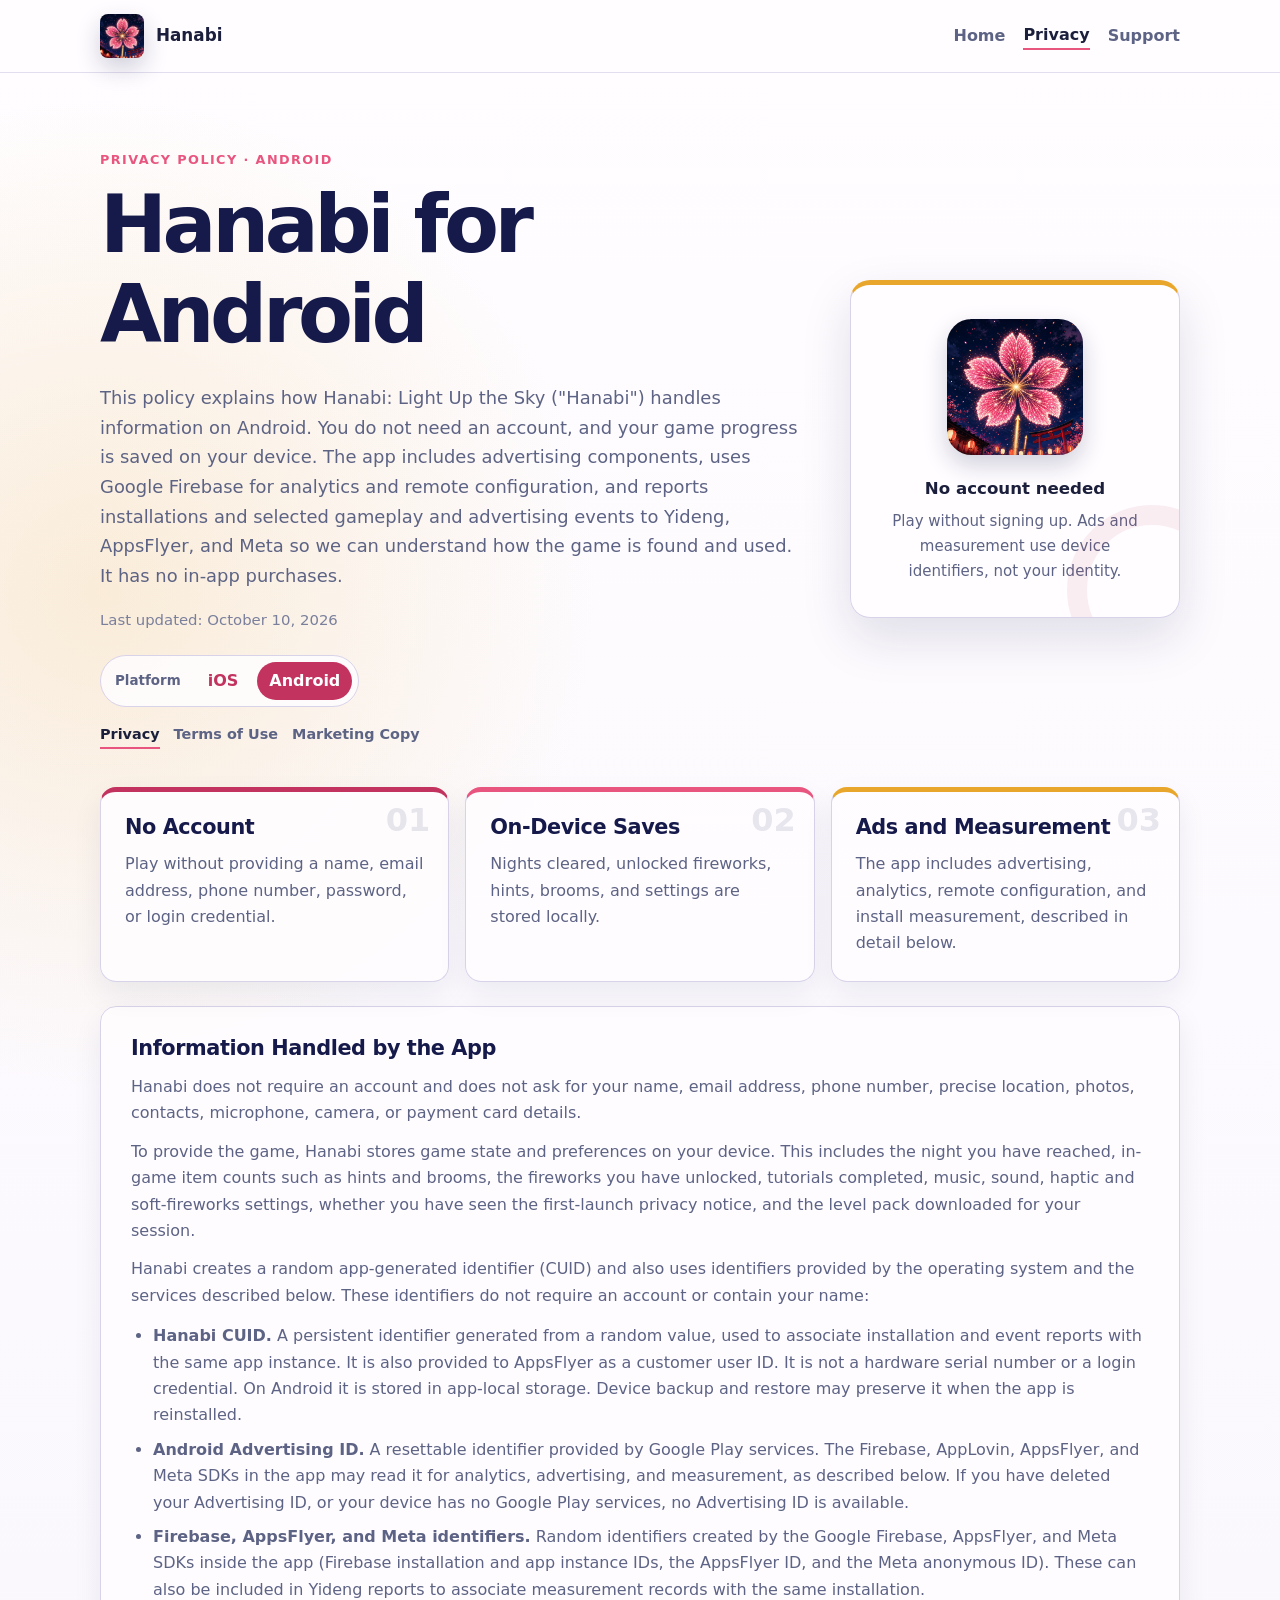
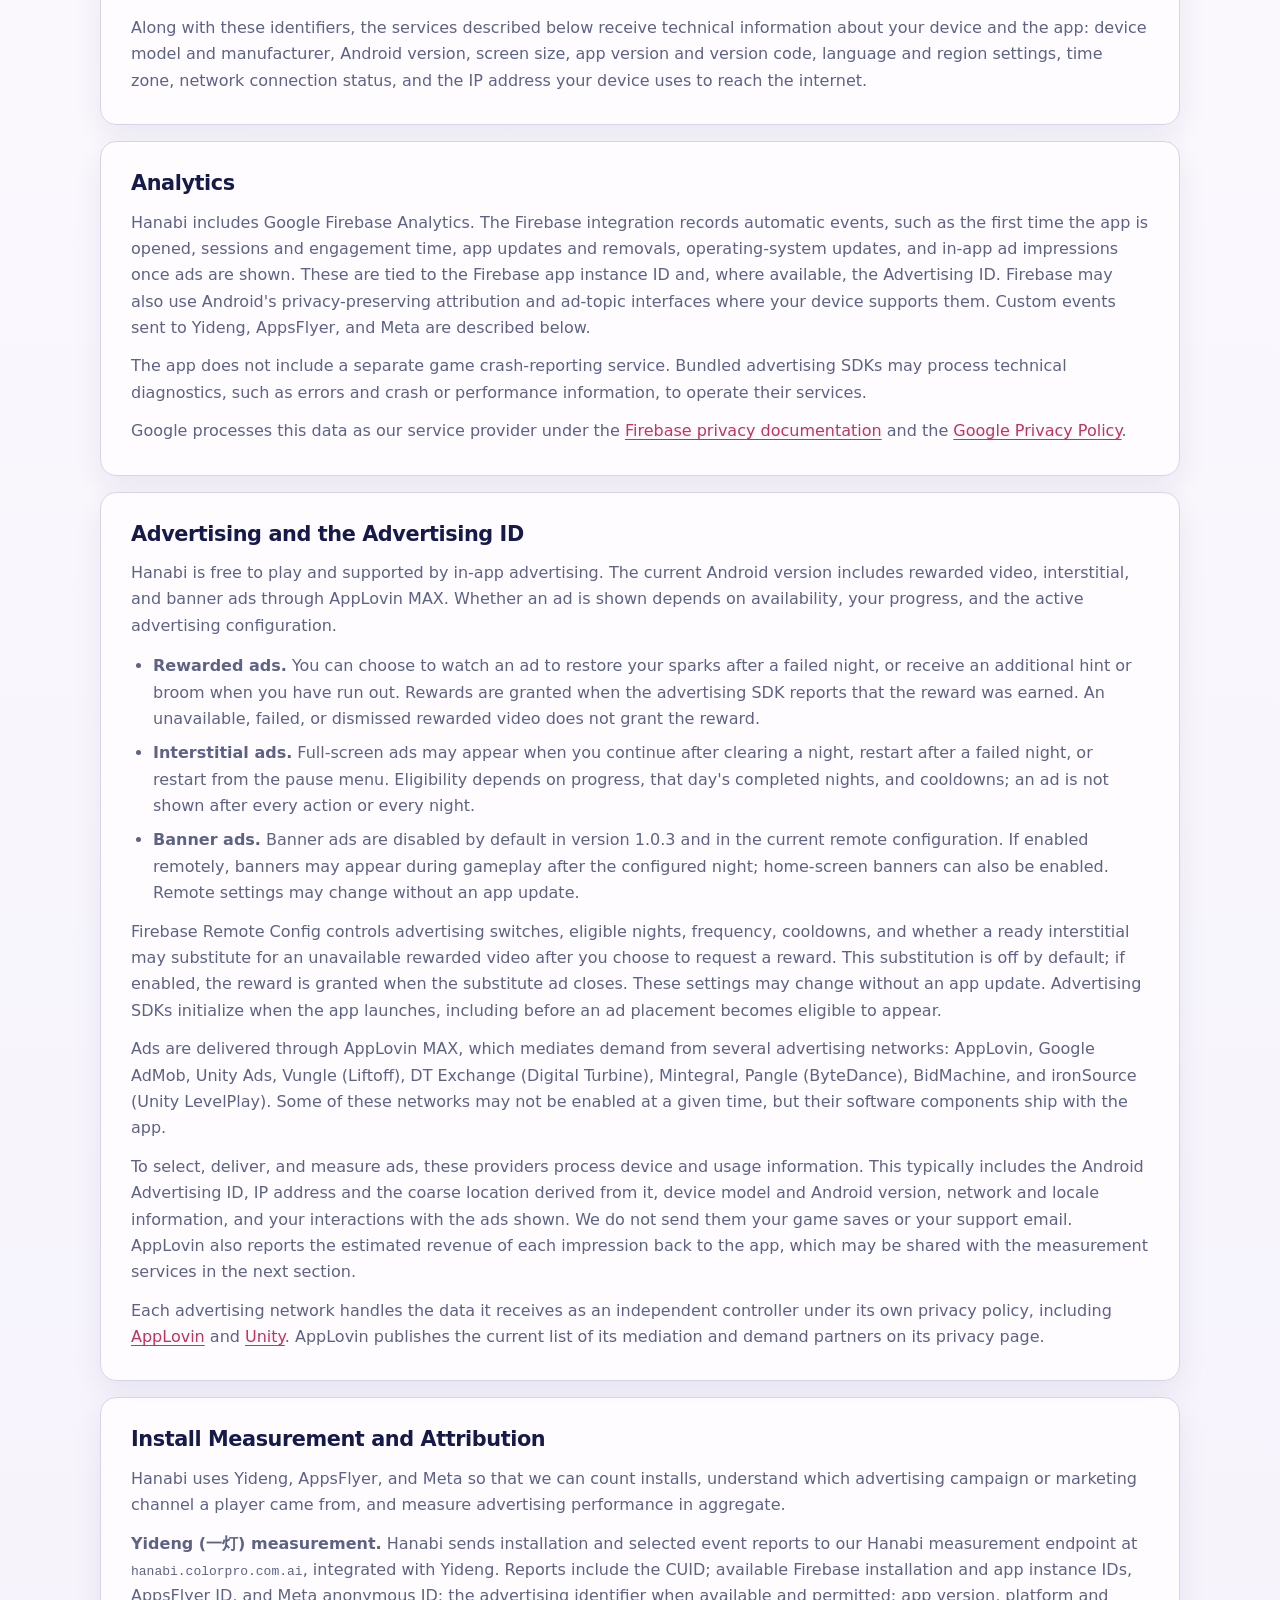
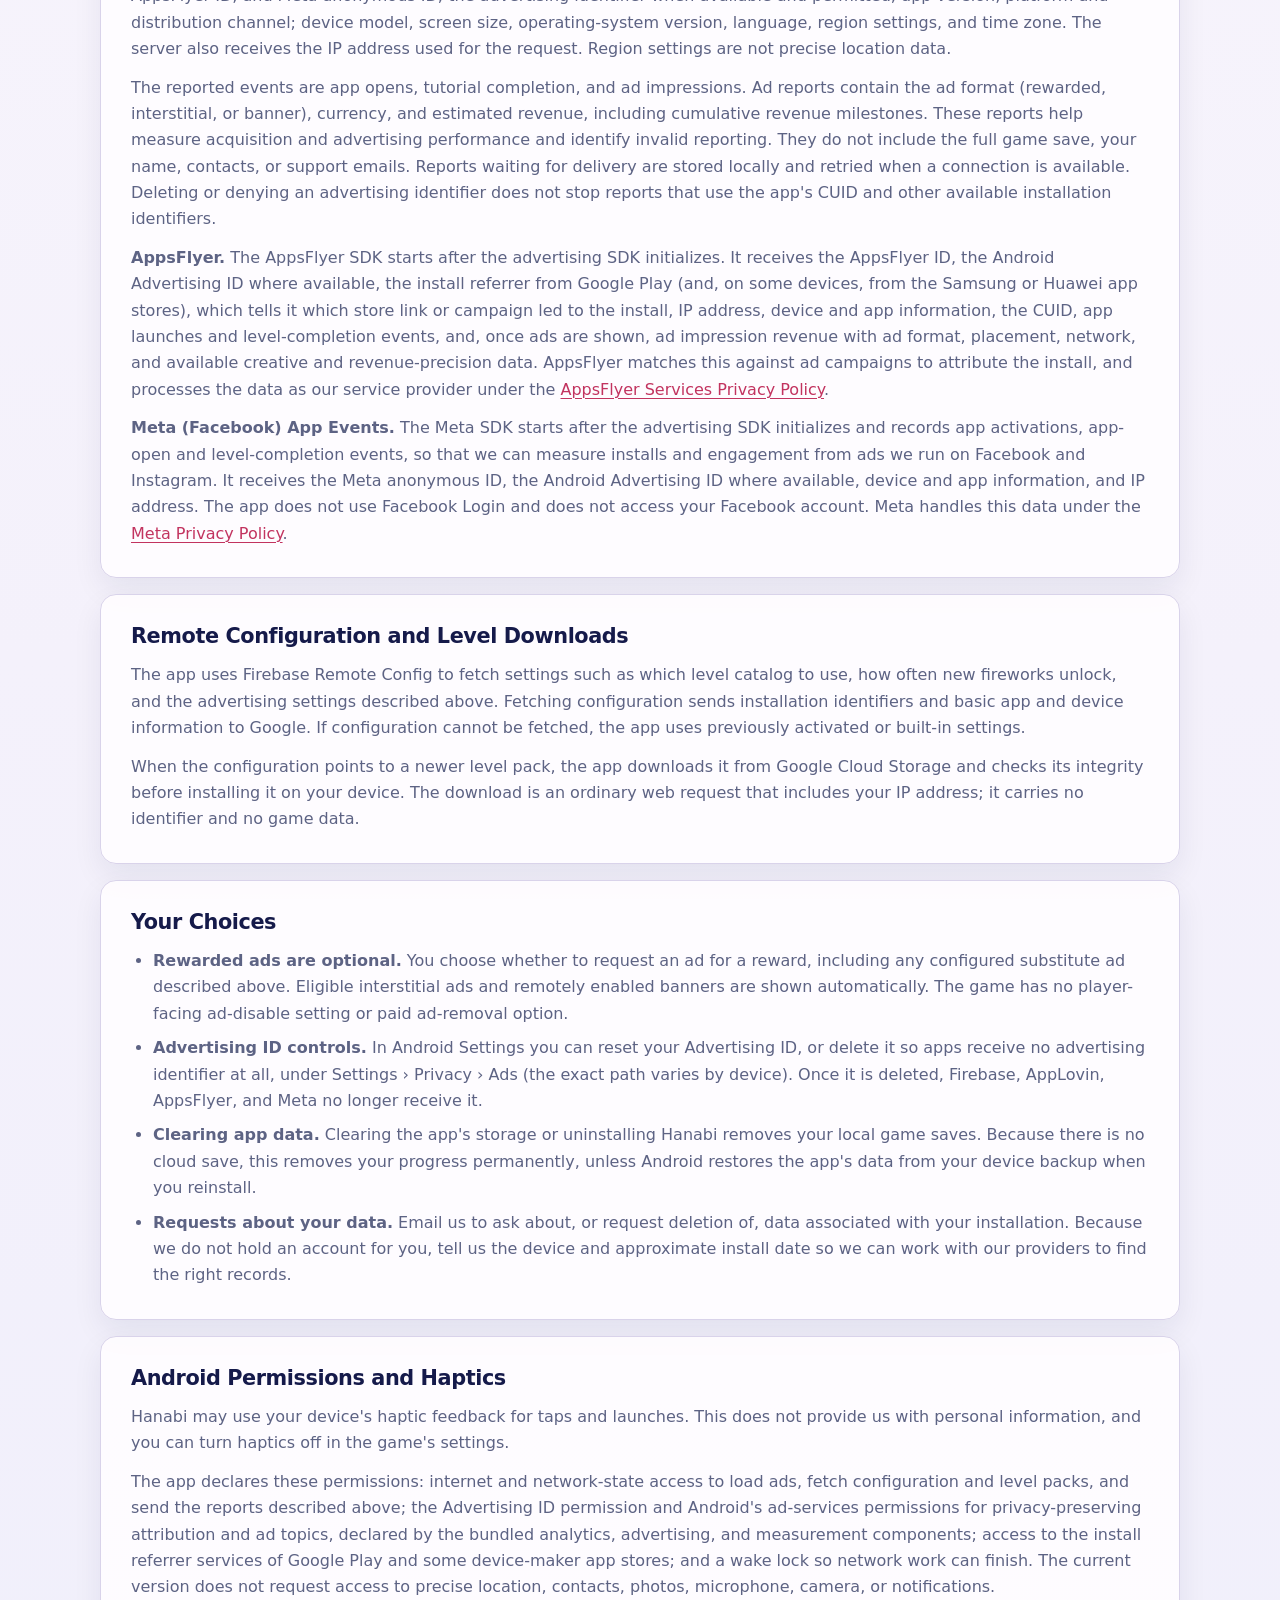
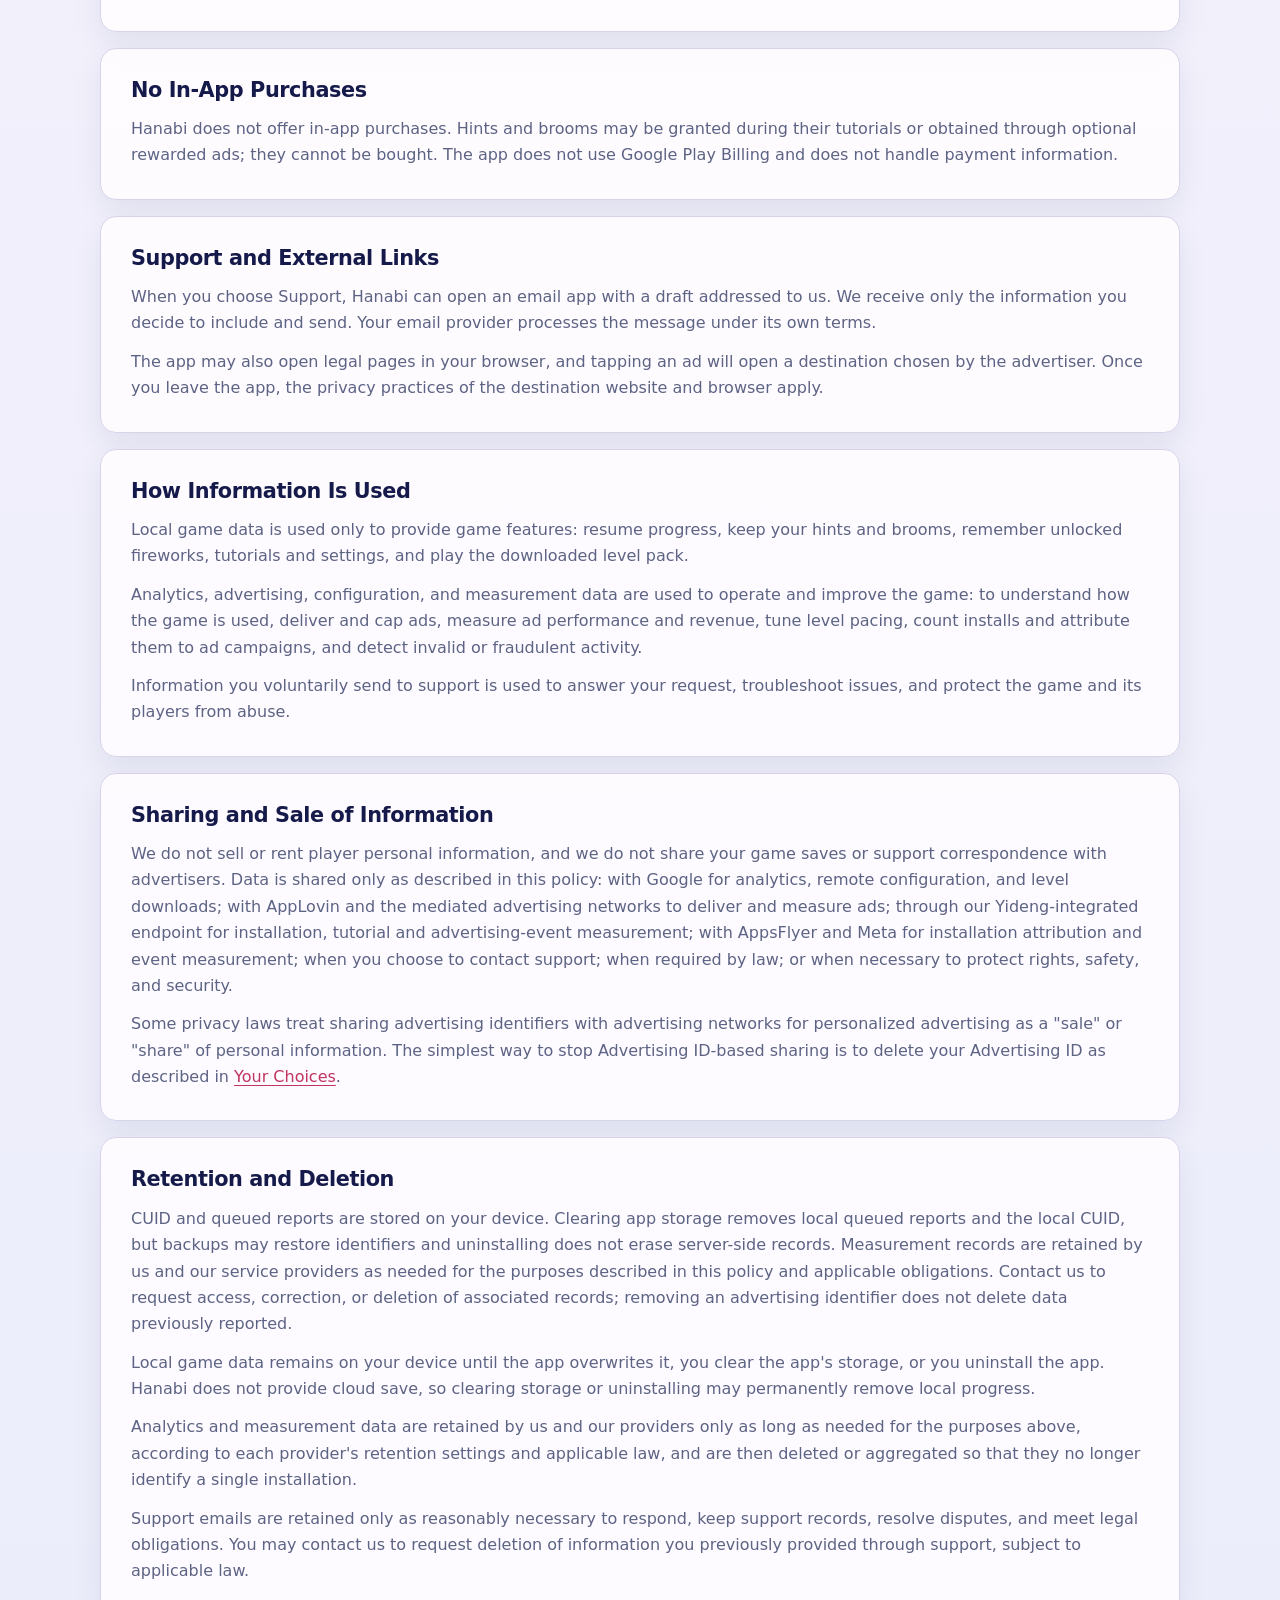
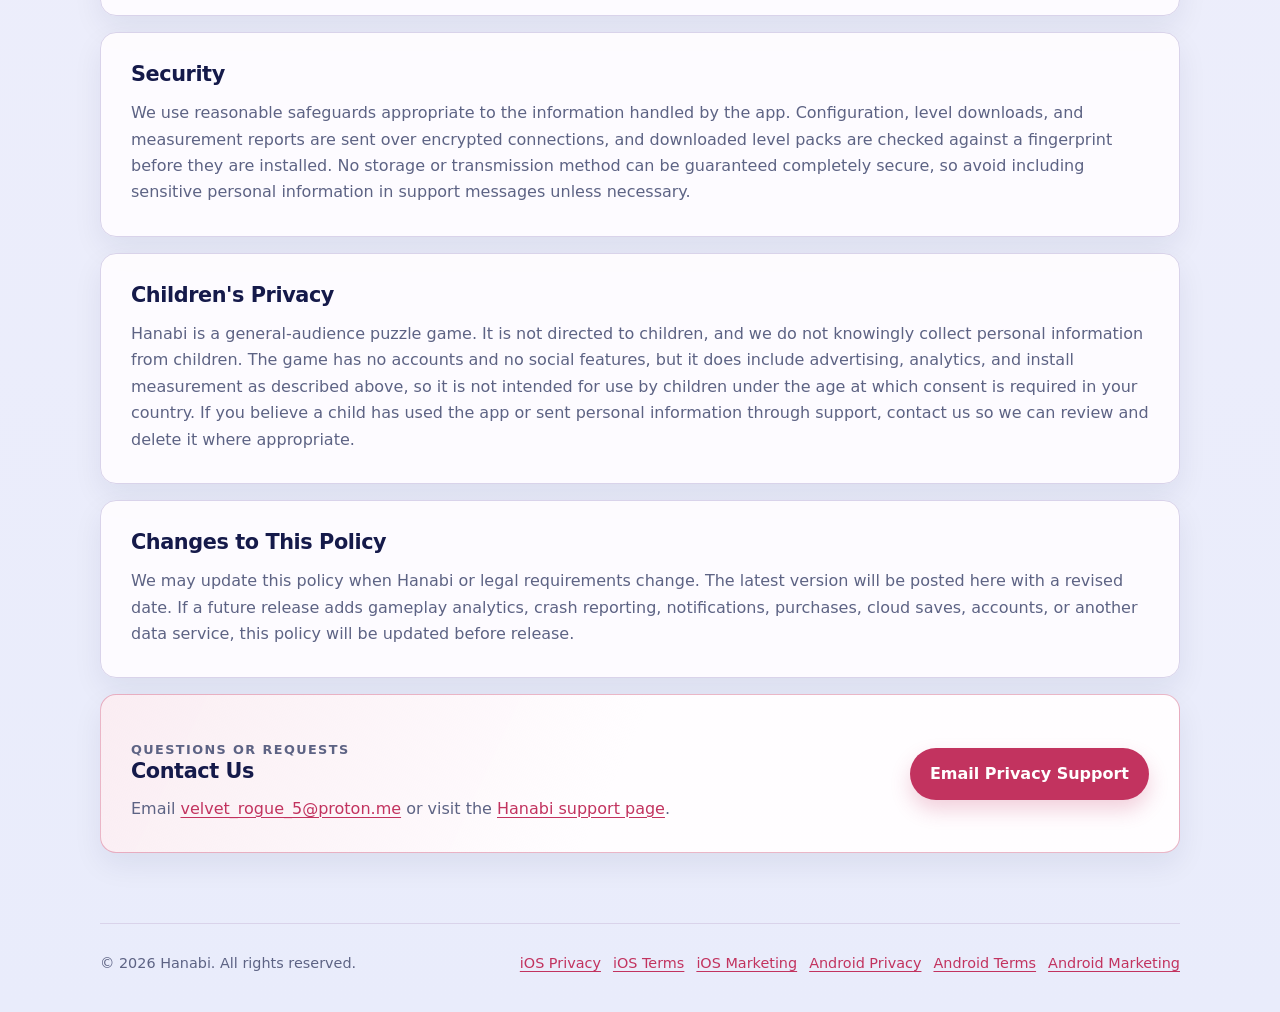
<file: android/privacy.html>
<!doctype html>
<html lang="en">
<head>
  <meta charset="utf-8">
  <meta name="viewport" content="width=device-width, initial-scale=1">
  <meta name="robots" content="index,follow">
  <meta name="description" content="Privacy Policy for Hanabi: Light Up the Sky on Android, covering on-device game saves, in-app advertising and the Advertising ID, Firebase analytics and remote configuration, and install and event measurement with Yideng, AppsFlyer and Meta.">
  <meta name="theme-color" content="#151a4a">
  <title>Privacy Policy (Android) | Hanabi</title>
  <link rel="icon" href="../assets/app-icon.png">
  <link rel="apple-touch-icon" href="../assets/app-icon.png">
  <link rel="stylesheet" href="../assets/styles.css">
</head>
<body>
  <header class="site-header">
    <nav class="top-nav" aria-label="Page navigation">
      <a class="brand" href="../index.html" aria-label="Hanabi home">
        <img src="../assets/app-icon.png" alt="" width="44" height="44">
        <span>Hanabi</span>
      </a>
      <div class="nav-links">
        <a href="../index.html">Home</a>
        <a href="privacy.html" aria-current="page">Privacy</a>
        <a href="../support/">Support</a>
      </div>
    </nav>
  </header>

  <main id="privacy">
    <section class="hero">
      <div class="hero-copy">
        <p class="eyebrow">Privacy Policy · Android</p>
        <h1>Hanabi for Android</h1>
        <p class="lead">
          This policy explains how Hanabi: Light Up the Sky ("Hanabi") handles information on Android. You do not need
          an account, and your game progress is saved on your device. The app includes advertising components, uses Google Firebase for
          analytics and remote configuration, and reports installations and selected gameplay and advertising events
          to Yideng, AppsFlyer, and Meta so we can understand how the game is found and used. It has
          no in-app purchases.
        </p>
        <p class="updated">Last updated: October 10, 2026</p>
        <div class="platform-switcher" aria-label="Choose a platform privacy policy">
          <span>Platform</span>
          <a href="../privacy.html">iOS</a>
          <a href="privacy.html" aria-current="page">Android</a>
        </div>
        <nav class="document-nav" aria-label="Android documents">
          <a href="privacy.html" aria-current="page">Privacy</a>
          <a href="terms-of-use.html">Terms of Use</a>
          <a href="marketing.html">Marketing Copy</a>
        </nav>
      </div>

      <aside class="hero-badge" aria-label="Privacy summary">
        <img src="../assets/app-icon.png" alt="Hanabi app icon" width="136" height="136">
        <div>
          <strong>No account needed</strong>
          <span>Play without signing up. Ads and measurement use device identifiers, not your identity.</span>
        </div>
      </aside>
    </section>

    <section class="summary-grid" aria-label="Privacy at a glance">
      <article>
        <span class="card-number" aria-hidden="true">01</span>
        <h2>No Account</h2>
        <p>Play without providing a name, email address, phone number, password, or login credential.</p>
      </article>
      <article>
        <span class="card-number" aria-hidden="true">02</span>
        <h2>On-Device Saves</h2>
        <p>Nights cleared, unlocked fireworks, hints, brooms, and settings are stored locally.</p>
      </article>
      <article>
        <span class="card-number" aria-hidden="true">03</span>
        <h2>Ads and Measurement</h2>
        <p>The app includes advertising, analytics, remote configuration, and install measurement, described in detail below.</p>
      </article>
    </section>

    <section class="policy" aria-label="Privacy policy details">
      <article class="policy-section">
        <h2>Information Handled by the App</h2>
        <p>
          Hanabi does not require an account and does not ask for your name, email address, phone number, precise
          location, photos, contacts, microphone, camera, or payment card details.
        </p>
        <p>
          To provide the game, Hanabi stores game state and preferences on your device. This includes the night you
          have reached, in-game item counts such as hints and brooms, the fireworks you have unlocked, tutorials
          completed, music, sound, haptic and soft-fireworks settings, whether you have seen the first-launch privacy
          notice, and the level pack downloaded for your session.
        </p>
        <p>
          Hanabi creates a random app-generated identifier (CUID) and also uses identifiers provided by the operating
          system and the services described below. These identifiers do not require an account or contain your name:
        </p>
        <ul class="policy-list">
          <li>
            <strong>Hanabi CUID.</strong> A persistent identifier generated from a random value, used to associate
            installation and event reports with the same app instance. It is also provided to AppsFlyer as a customer
            user ID. It is not a hardware serial number or a login credential. On Android it is stored in app-local
            storage. Device backup and restore may preserve it when the app is reinstalled.
          </li>

          <li>
            <strong>Android Advertising ID.</strong> A resettable identifier provided by Google Play services. The
            Firebase, AppLovin, AppsFlyer, and Meta SDKs in the app may read it for analytics, advertising, and
            measurement, as described below. If you have deleted your Advertising ID, or your device has no Google Play
            services, no Advertising ID is available.
          </li>
          <li>
            <strong>Firebase, AppsFlyer, and Meta identifiers.</strong> Random identifiers created by the Google
            Firebase, AppsFlyer, and Meta SDKs inside the app (Firebase installation and app instance IDs, the AppsFlyer ID, and the Meta
            anonymous ID). These can also be included in Yideng reports to associate measurement records with the same installation.
          </li>
        </ul>
        <p>
          Along with these identifiers, the services described below receive technical information about your device
          and the app: device model and manufacturer, Android version, screen size, app version and version code,
          language and region settings, time zone, network connection status, and the IP address your device uses to
          reach the internet.
        </p>
      </article>

      <article class="policy-section">
        <h2>Analytics</h2>
        <p>
          Hanabi includes Google Firebase Analytics. The Firebase integration records automatic events, such as the first time the app is opened,
          sessions and engagement time, app updates and removals, operating-system updates, and in-app ad impressions
          once ads are shown. These are tied to the Firebase app instance ID and, where available, the Advertising ID.
          Firebase may also use Android's privacy-preserving attribution and ad-topic interfaces where your device
          supports them. Custom events sent to Yideng, AppsFlyer, and Meta are described below.
        </p>
        <p>
          The app does not include a separate game crash-reporting service. Bundled advertising SDKs may process
          technical diagnostics, such as errors and crash or performance information, to operate their services.
        </p>
        <p>
          Google processes this data as our service provider under the
          <a href="https://firebase.google.com/support/privacy" rel="noopener noreferrer">Firebase privacy documentation</a>
          and the <a href="https://policies.google.com/privacy" rel="noopener noreferrer">Google Privacy Policy</a>.
        </p>
      </article>

      <article class="policy-section">
        <h2>Advertising and the Advertising ID</h2>
        <p>
          Hanabi is free to play and supported by in-app advertising. The current Android version includes rewarded
          video, interstitial, and banner ads through AppLovin MAX. Whether an ad is shown depends on availability,
          your progress, and the active advertising configuration.
        </p>
        <ul class="policy-list">
          <li>
            <strong>Rewarded ads.</strong> You can choose to watch an ad to restore your sparks after a failed night,
            or receive an additional hint or broom when you have run out. Rewards are granted when the advertising
            SDK reports that the reward was earned. An unavailable, failed, or dismissed rewarded video does not
            grant the reward.
          </li>
          <li>
            <strong>Interstitial ads.</strong> Full-screen ads may appear when you continue after clearing a night,
            restart after a failed night, or restart from the pause menu. Eligibility depends on progress, that day's
            completed nights, and cooldowns; an ad is not shown after every action or every night.
          </li>
          <li>
            <strong>Banner ads.</strong> Banner ads are disabled by default in version 1.0.3 and in the current remote configuration.
            If enabled remotely, banners may appear during gameplay after the configured night; home-screen banners
            can also be enabled. Remote settings may change without an app update.
          </li>
        </ul>
        <p>
          Firebase Remote Config controls advertising switches, eligible nights, frequency, cooldowns, and whether
          a ready interstitial may substitute for an unavailable rewarded video after you choose to request a reward.
          This substitution is off by default; if enabled, the reward is granted when the substitute ad closes.
          These settings may change without an app update. Advertising SDKs initialize when the app launches,
          including before an ad placement becomes eligible to appear.
        </p>
        <p>
          Ads are delivered through AppLovin MAX, which mediates demand from several advertising networks: AppLovin,
          Google AdMob, Unity Ads, Vungle (Liftoff), DT Exchange (Digital Turbine), Mintegral, Pangle (ByteDance), BidMachine, and ironSource (Unity LevelPlay). Some of these networks
          may not be enabled at a given time, but their software components ship with the app.
        </p>
        <p>
          To select, deliver, and measure ads, these providers process device and usage information. This typically
          includes the Android Advertising ID, IP address and the coarse location derived from it, device model and
          Android version, network and locale information, and your interactions with the ads shown. We do not send
          them your game saves or your support email. AppLovin also reports the estimated revenue of each impression
          back to the app, which may be shared with the measurement services in the next section.
        </p>
        <p>
          Each advertising network handles the data it receives as an independent controller under its own privacy
          policy, including <a href="https://legal.applovin.com/privacy/" rel="noopener noreferrer">AppLovin</a> and
          <a href="https://unity.com/legal/game-player-and-app-user-privacy-policy" rel="noopener noreferrer">Unity</a>.
          AppLovin publishes the current list of its mediation and demand partners on its privacy page.
        </p>
      </article>

      <article class="policy-section">
        <h2>Install Measurement and Attribution</h2>
        <p>
          Hanabi uses Yideng, AppsFlyer, and Meta so that we can count installs, understand which advertising campaign
          or marketing channel a player came from, and measure advertising performance in aggregate.
        </p>
        <p>
          <strong>Yideng (一灯) measurement.</strong> Hanabi sends installation and selected event reports to our
          Hanabi measurement endpoint at <code>hanabi.colorpro.com.ai</code>, integrated with Yideng. Reports include
          the CUID; available Firebase installation and app instance IDs, AppsFlyer ID, and Meta anonymous ID;
          the advertising identifier when available and permitted; app version, platform and distribution channel;
          device model, screen size, operating-system version, language, region settings, and time zone. The server
          also receives the IP address used for the request. Region settings are not precise location data.
        </p>
        <p>
          The reported events are app opens, tutorial completion, and ad impressions. Ad reports contain the ad format
          (rewarded, interstitial, or banner), currency, and estimated revenue, including cumulative revenue milestones.
          These reports help measure acquisition and advertising performance and identify invalid reporting. They do
          not include the full game save, your name, contacts, or support emails. Reports waiting for delivery are
          stored locally and retried when a connection is available. Deleting or denying an advertising identifier
          does not stop reports that use the app's CUID and other available installation identifiers.
        </p>
        <p>
          <strong>AppsFlyer.</strong> The AppsFlyer SDK starts after the advertising SDK initializes. It receives the AppsFlyer ID, the
          Android Advertising ID where available, the install referrer from Google Play (and, on some devices, from the
          Samsung or Huawei app stores), which tells it which store link or campaign led to the install, IP address,
          device and app information, the CUID, app launches and level-completion events, and, once ads are shown,
          ad impression revenue with ad format, placement, network, and available creative and revenue-precision data. AppsFlyer matches
          this against ad campaigns to attribute the install, and processes the data as our service provider under the
          <a href="https://www.appsflyer.com/legal/services-privacy-policy/" rel="noopener noreferrer">AppsFlyer Services Privacy Policy</a>.
        </p>
        <p>
          <strong>Meta (Facebook) App Events.</strong> The Meta SDK starts after the advertising SDK initializes and records
          app activations, app-open and level-completion events, so that we can measure installs and engagement from
          ads we run on Facebook and Instagram.
          It receives the Meta anonymous ID, the Android Advertising ID where available, device and app information,
          and IP address. The app does not use Facebook Login and does not access your Facebook account. Meta handles
          this data under the <a href="https://www.facebook.com/privacy/policy/" rel="noopener noreferrer">Meta Privacy Policy</a>.
        </p>
      </article>

      <article class="policy-section">
        <h2>Remote Configuration and Level Downloads</h2>
        <p>
          The app uses Firebase Remote Config to fetch settings such as which level catalog to use, how often new
          fireworks unlock, and the advertising settings described above. Fetching configuration sends installation
          identifiers and basic app and device information to Google. If configuration cannot be fetched, the app uses
          previously activated or built-in settings.
        </p>
        <p>
          When the configuration points to a newer level pack, the app downloads it from Google Cloud Storage and checks
          its integrity before installing it on your device. The download is an ordinary web request that includes
          your IP address; it carries no identifier and no game data.
        </p>
      </article>

      <article id="choices" class="policy-section">
        <h2>Your Choices</h2>
        <ul class="policy-list">
          <li>
            <strong>Rewarded ads are optional.</strong> You choose whether to request an ad for a reward, including any
            configured substitute ad described above. Eligible interstitial ads and remotely enabled banners are shown automatically.
            The game has no player-facing ad-disable setting or paid ad-removal option.
          </li>
          <li>
            <strong>Advertising ID controls.</strong> In Android Settings you can reset your Advertising ID, or delete it
            so apps receive no advertising identifier at all, under Settings › Privacy › Ads (the exact path varies by
            device). Once it is deleted, Firebase, AppLovin, AppsFlyer, and Meta no longer receive it.
          </li>
          <li>
            <strong>Clearing app data.</strong> Clearing the app's storage or uninstalling Hanabi removes your local game
            saves. Because there is no cloud save, this removes your progress permanently, unless Android restores the
            app's data from your device backup when you reinstall.
          </li>
          <li>
            <strong>Requests about your data.</strong> Email us to ask about, or request deletion of, data associated
            with your installation. Because we do not hold an account for you, tell us the device and approximate
            install date so we can work with our providers to find the right records.
          </li>
        </ul>
      </article>

      <article class="policy-section">
        <h2>Android Permissions and Haptics</h2>
        <p>
          Hanabi may use your device's haptic feedback for taps and launches. This does not provide us with personal
          information, and you can turn haptics off in the game's settings.
        </p>
        <p>
          The app declares these permissions: internet and network-state access to load ads, fetch configuration and
          level packs, and send the reports described above; the Advertising ID permission and Android's ad-services
          permissions for privacy-preserving attribution and ad topics, declared by the bundled analytics, advertising,
          and measurement components; access to the install referrer services of Google Play and some device-maker app
          stores; and a wake lock so network work can finish. The current version does not request access to precise
          location, contacts, photos, microphone, camera, or notifications.
        </p>
      </article>

      <article class="policy-section">
        <h2>No In-App Purchases</h2>
        <p>
          Hanabi does not offer in-app purchases. Hints and brooms may be granted during their tutorials or obtained
          through optional rewarded ads; they cannot be bought. The app does not use Google Play Billing and does not
          handle payment information.
        </p>
      </article>

      <article class="policy-section">
        <h2>Support and External Links</h2>
        <p>
          When you choose Support, Hanabi can open an email app with a draft addressed to us. We receive only the
          information you decide to include and send. Your email provider processes the message under its own terms.
        </p>
        <p>
          The app may also open legal pages in your browser, and tapping an ad will open a destination chosen by the
          advertiser. Once you leave the app, the privacy practices of the destination website and browser apply.
        </p>
      </article>

      <article class="policy-section">
        <h2>How Information Is Used</h2>
        <p>
          Local game data is used only to provide game features: resume progress, keep your hints and brooms,
          remember unlocked fireworks, tutorials and settings, and play the downloaded level pack.
        </p>
        <p>
          Analytics, advertising, configuration, and measurement data are used to operate and improve the game: to
          understand how the game is used, deliver and cap ads, measure ad performance and revenue, tune level pacing,
          count installs and attribute them to ad campaigns, and detect invalid or fraudulent activity.
        </p>
        <p>
          Information you voluntarily send to support is used to answer your request, troubleshoot issues, and protect
          the game and its players from abuse.
        </p>
      </article>

      <article class="policy-section">
        <h2>Sharing and Sale of Information</h2>
        <p>
          We do not sell or rent player personal information, and we do not share your game saves or support
          correspondence with advertisers. Data is shared only as described in this policy: with Google for analytics,
          remote configuration, and level downloads; with AppLovin and the mediated advertising networks to deliver and
          measure ads; through our Yideng-integrated endpoint for installation, tutorial and advertising-event measurement;
          with AppsFlyer and Meta for installation attribution and event measurement;
          when you choose to contact support; when required by law; or when necessary to protect rights, safety, and
          security.
        </p>
        <p>
          Some privacy laws treat sharing advertising identifiers with advertising networks for personalized advertising
          as a "sale" or "share" of personal information. The simplest way to stop Advertising ID-based sharing is to
          delete your Advertising ID as described in <a href="#choices">Your Choices</a>.
        </p>
      </article>

      <article class="policy-section">
        <h2>Retention and Deletion</h2>
        <p>
          CUID and queued reports are stored on your device. Clearing app storage removes local queued reports and
          the local CUID, but backups may restore identifiers and uninstalling does not erase server-side records.
          Measurement records are retained by us and our service providers as needed for the purposes described in
          this policy and applicable obligations. Contact us to request access, correction, or deletion of associated
          records; removing an advertising identifier does not delete data previously reported.
        </p>

        <p>
          Local game data remains on your device until the app overwrites it, you clear the app's storage, or you
          uninstall the app. Hanabi does not provide cloud save, so clearing storage or uninstalling may permanently
          remove local progress.
        </p>
        <p>
          Analytics and measurement data are retained by us and our providers only as long as needed for the purposes above,
          according to each provider's retention settings and applicable law, and are then deleted or aggregated so
          that they no longer identify a single installation.
        </p>
        <p>
          Support emails are retained only as reasonably necessary to respond, keep support records, resolve disputes,
          and meet legal obligations. You may contact us to request deletion of information you previously provided
          through support, subject to applicable law.
        </p>
      </article>

      <article class="policy-section">
        <h2>Security</h2>
        <p>
          We use reasonable safeguards appropriate to the information handled by the app. Configuration, level
          downloads, and measurement reports are sent over encrypted connections, and downloaded level packs are
          checked against a fingerprint before they are installed. No storage or transmission method can be guaranteed
          completely secure, so avoid including sensitive personal information in support messages unless necessary.
        </p>
      </article>

      <article class="policy-section">
        <h2>Children's Privacy</h2>
        <p>
          Hanabi is a general-audience puzzle game. It is not directed to children, and we do not knowingly collect
          personal information from children. The game has no accounts and no social features, but it does include
          advertising, analytics, and install measurement as described above, so it is not intended for use by children
          under the age at which consent is required in your country. If you believe a child has used the app or sent
          personal information through support, contact us so we can review and delete it where appropriate.
        </p>
      </article>

      <article class="policy-section">
        <h2>Changes to This Policy</h2>
        <p>
          We may update this policy when Hanabi or legal requirements change. The latest version will be posted here
          with a revised date. If a future release adds gameplay analytics, crash reporting, notifications, purchases,
          cloud saves, accounts, or another data service, this policy will be updated before release.
        </p>
      </article>

      <article id="contact" class="policy-section contact-panel">
        <div>
          <p class="eyebrow">Questions or requests</p>
          <h2>Contact Us</h2>
          <p>
            Email <a href="mailto:velvet_rogue_5@proton.me">velvet_rogue_5@proton.me</a> or visit the
            <a href="../support/">Hanabi support page</a>.
          </p>
        </div>
        <a class="contact-button" href="mailto:velvet_rogue_5@proton.me?subject=Hanabi%20Privacy%20Request">Email Privacy Support</a>
      </article>
    </section>
  </main>

  <footer class="site-footer">
    <p>&copy; 2026 Hanabi. All rights reserved.</p>
    <nav class="footer-links" aria-label="Legal documents">
      <a href="../privacy.html">iOS Privacy</a>
      <a href="../terms-of-use.html">iOS Terms</a>
      <a href="../marketing.html">iOS Marketing</a>
      <a href="privacy.html">Android Privacy</a>
      <a href="terms-of-use.html">Android Terms</a>
      <a href="marketing.html">Android Marketing</a>
    </nav>
  </footer>
</body>
</html>
</file>
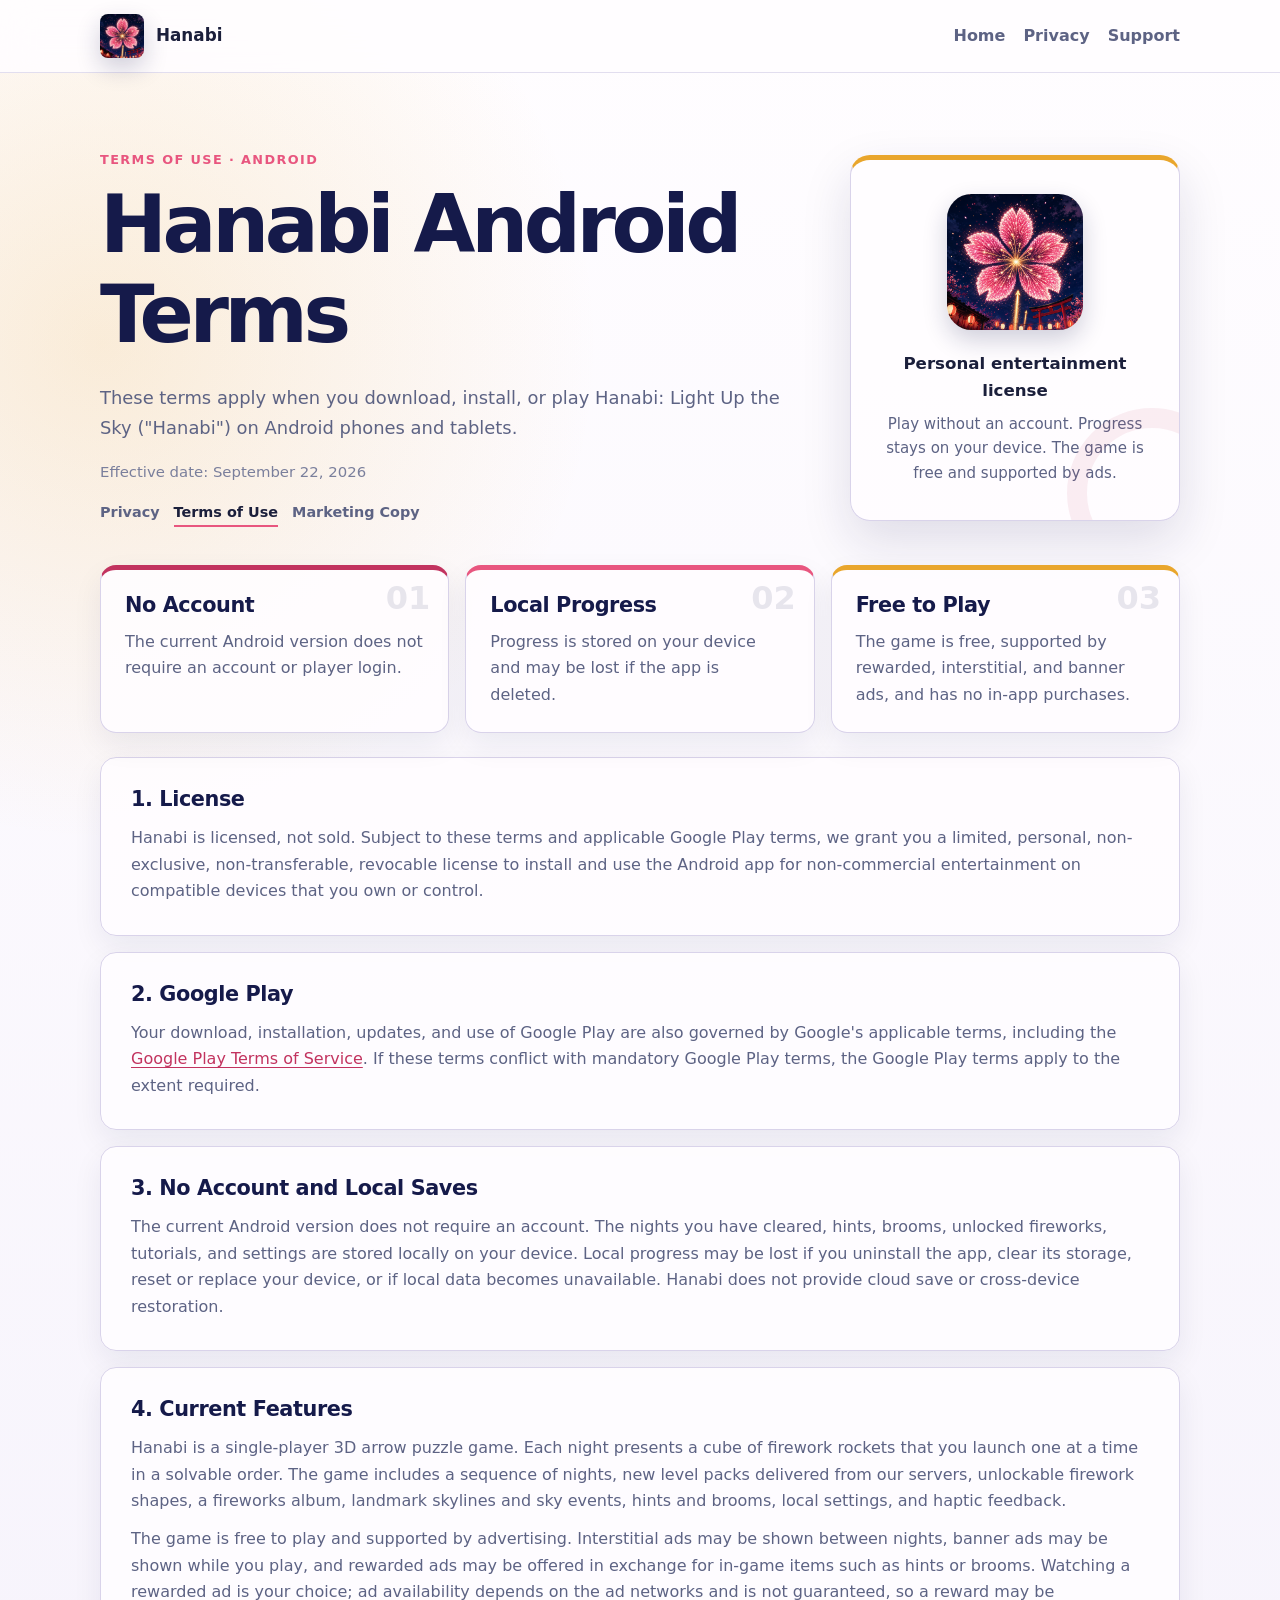
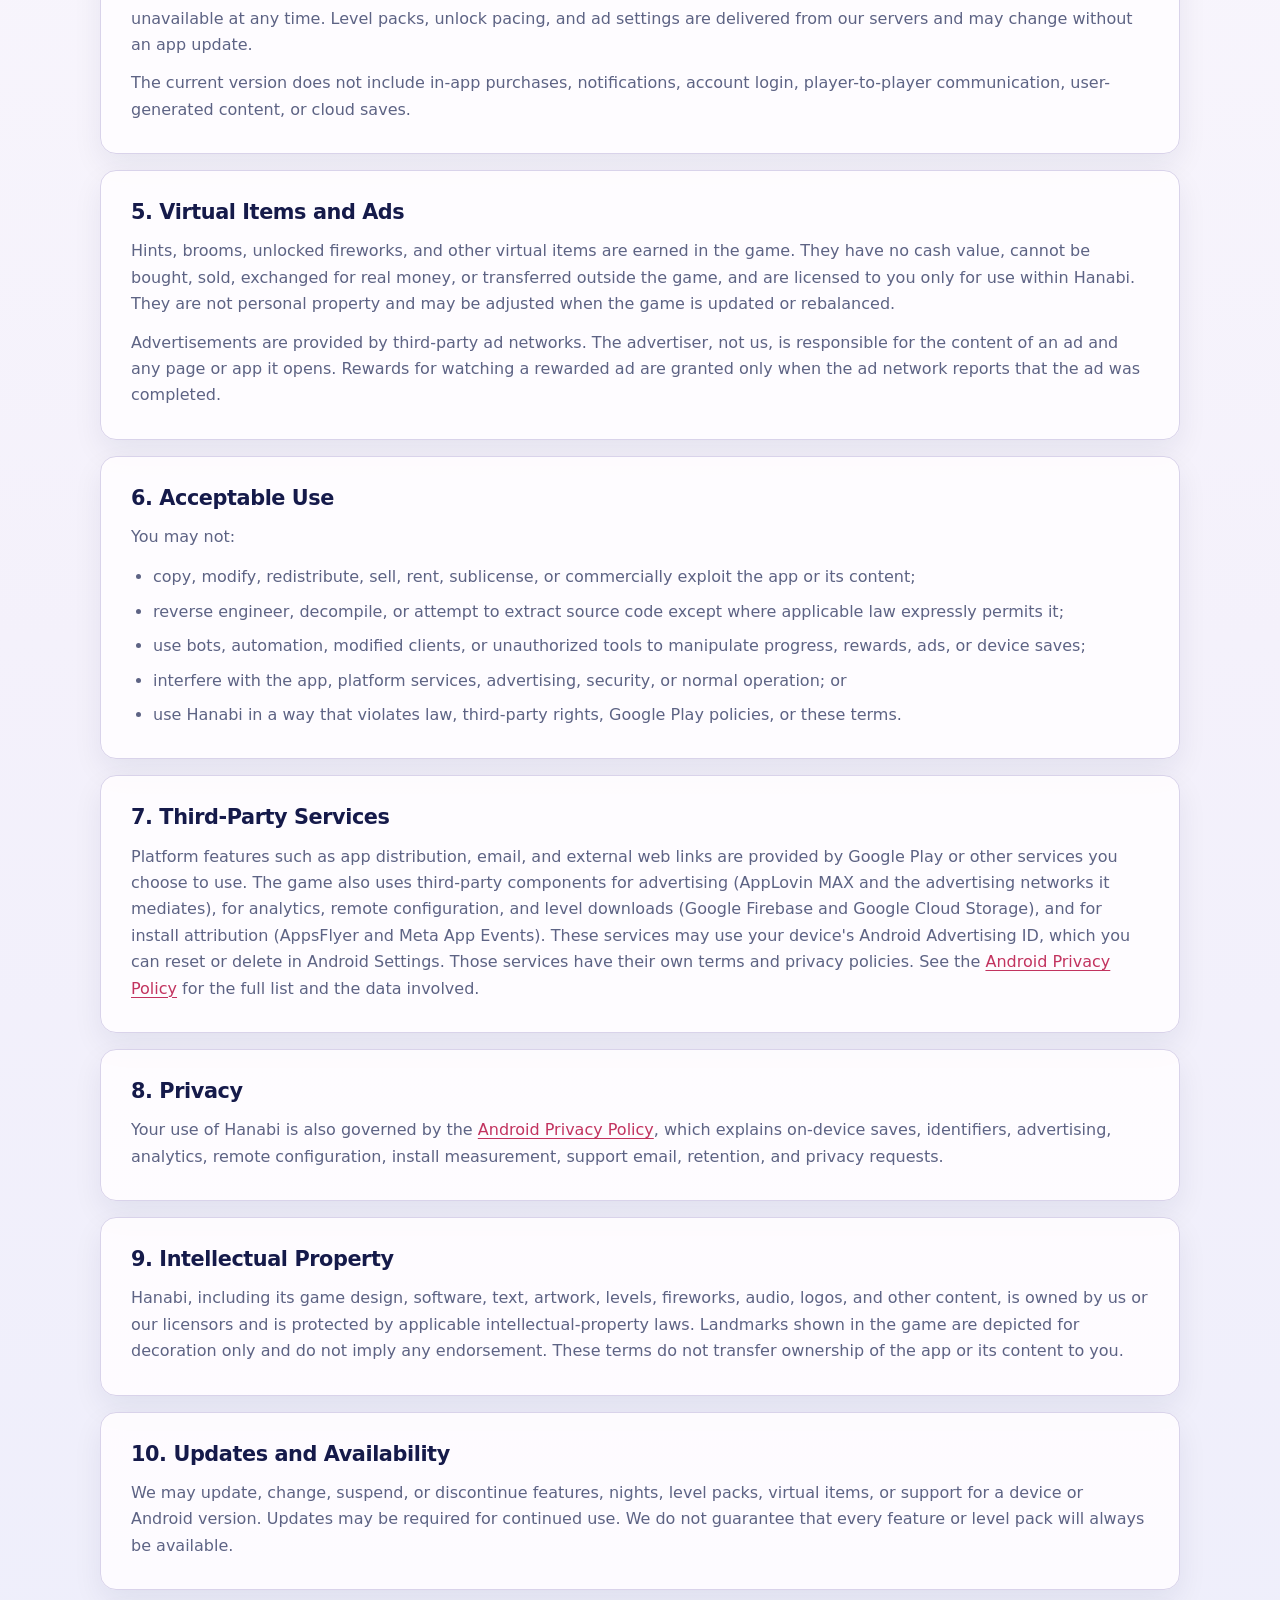
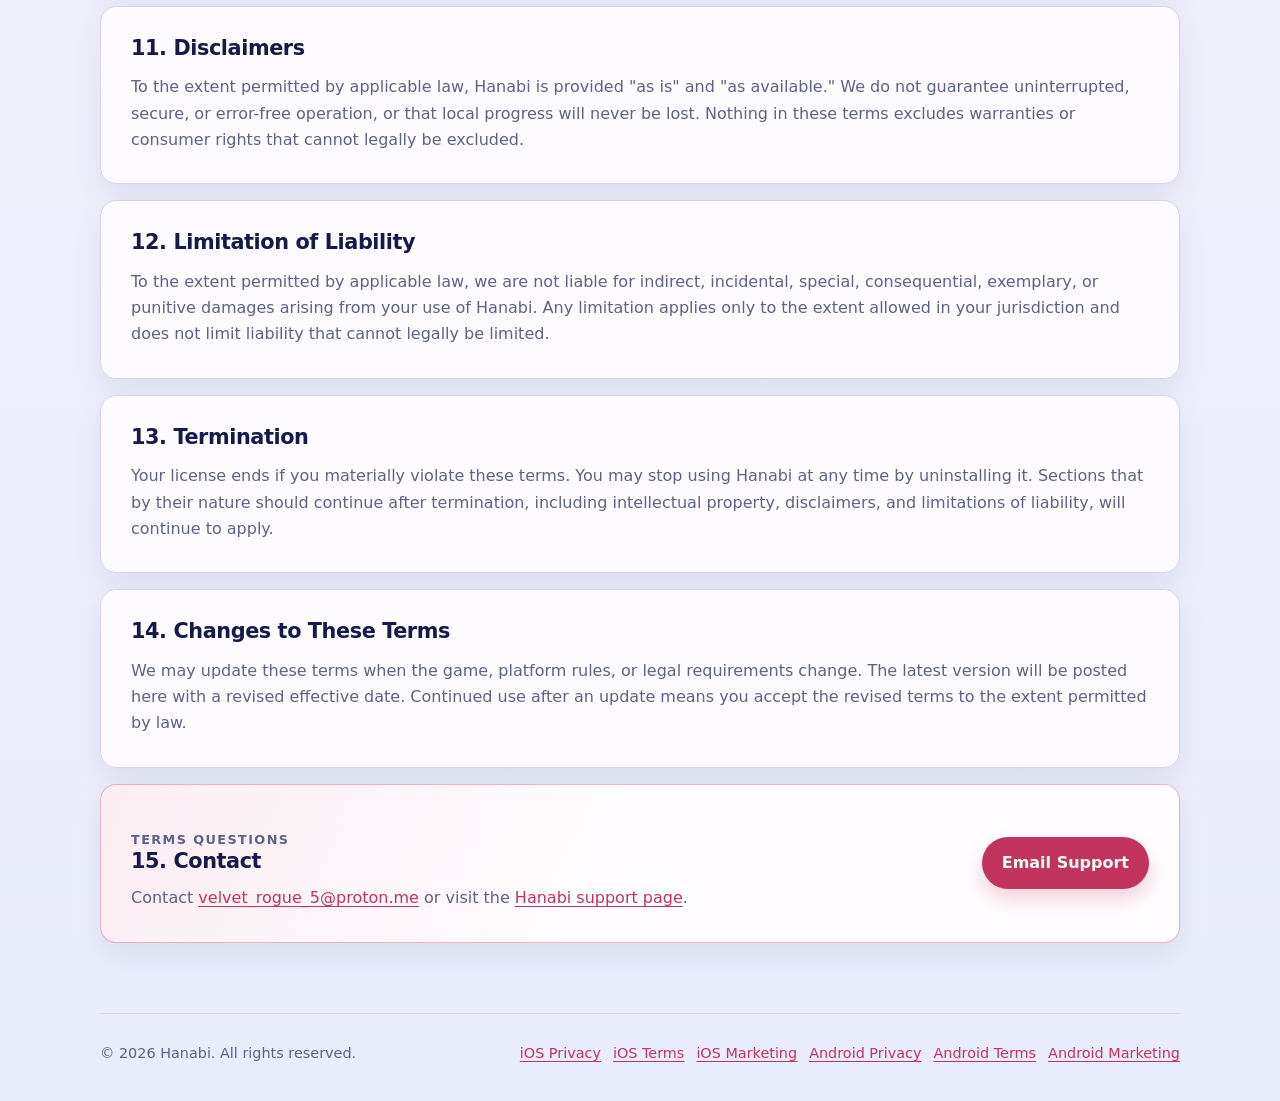
<file: android/terms-of-use.html>
<!doctype html>
<html lang="en">
<head>
  <meta charset="utf-8">
  <meta name="viewport" content="width=device-width, initial-scale=1">
  <meta name="robots" content="index,follow">
  <meta name="description" content="Terms of Use for Hanabi: Light Up the Sky on Android.">
  <meta name="theme-color" content="#151a4a">
  <title>Terms of Use (Android) | Hanabi</title>
  <link rel="icon" href="../assets/app-icon.png">
  <link rel="apple-touch-icon" href="../assets/app-icon.png">
  <link rel="stylesheet" href="../assets/styles.css">
</head>
<body>
  <header class="site-header"><nav class="top-nav" aria-label="Page navigation"><a class="brand" href="../index.html" aria-label="Hanabi home"><img src="../assets/app-icon.png" alt="" width="44" height="44"><span>Hanabi</span></a><div class="nav-links"><a href="../index.html">Home</a><a href="privacy.html">Privacy</a><a href="../support/">Support</a></div></nav></header>

  <main>
    <section class="hero">
      <div class="hero-copy">
        <p class="eyebrow">Terms of Use · Android</p>
        <h1>Hanabi Android Terms</h1>
        <p class="lead">These terms apply when you download, install, or play Hanabi: Light Up the Sky ("Hanabi") on Android phones and tablets.</p>
        <p class="updated">Effective date: September 22, 2026</p>
        <nav class="document-nav" aria-label="Android documents"><a href="privacy.html">Privacy</a><a href="terms-of-use.html" aria-current="page">Terms of Use</a><a href="marketing.html">Marketing Copy</a></nav>
      </div>
      <aside class="hero-badge" aria-label="Terms summary">
        <img src="../assets/app-icon.png" alt="Hanabi app icon" width="136" height="136">
        <div><strong>Personal entertainment license</strong><span>Play without an account. Progress stays on your device. The game is free and supported by ads.</span></div>
      </aside>
    </section>

    <section class="summary-grid" aria-label="Terms at a glance">
      <article><span class="card-number" aria-hidden="true">01</span><h2>No Account</h2><p>The current Android version does not require an account or player login.</p></article>
      <article><span class="card-number" aria-hidden="true">02</span><h2>Local Progress</h2><p>Progress is stored on your device and may be lost if the app is deleted.</p></article>
      <article><span class="card-number" aria-hidden="true">03</span><h2>Free to Play</h2><p>The game is free, supported by rewarded, interstitial, and banner ads, and has no in-app purchases.</p></article>
    </section>

    <section class="policy" aria-label="Terms of use details">
      <article class="policy-section"><h2>1. License</h2><p>Hanabi is licensed, not sold. Subject to these terms and applicable Google Play terms, we grant you a limited, personal, non-exclusive, non-transferable, revocable license to install and use the Android app for non-commercial entertainment on compatible devices that you own or control.</p></article>

      <article class="policy-section"><h2>2. Google Play</h2><p>Your download, installation, updates, and use of Google Play are also governed by Google's applicable terms, including the <a href="https://play.google.com/about/play-terms/" rel="noopener noreferrer">Google Play Terms of Service</a>. If these terms conflict with mandatory Google Play terms, the Google Play terms apply to the extent required.</p></article>

      <article class="policy-section"><h2>3. No Account and Local Saves</h2><p>The current Android version does not require an account. The nights you have cleared, hints, brooms, unlocked fireworks, tutorials, and settings are stored locally on your device. Local progress may be lost if you uninstall the app, clear its storage, reset or replace your device, or if local data becomes unavailable. Hanabi does not provide cloud save or cross-device restoration.</p></article>

      <article class="policy-section"><h2>4. Current Features</h2><p>Hanabi is a single-player 3D arrow puzzle game. Each night presents a cube of firework rockets that you launch one at a time in a solvable order. The game includes a sequence of nights, new level packs delivered from our servers, unlockable firework shapes, a fireworks album, landmark skylines and sky events, hints and brooms, local settings, and haptic feedback.</p><p>The game is free to play and supported by advertising. Interstitial ads may be shown between nights, banner ads may be shown while you play, and rewarded ads may be offered in exchange for in-game items such as hints or brooms. Watching a rewarded ad is your choice; ad availability depends on the ad networks and is not guaranteed, so a reward may be unavailable at any time. Level packs, unlock pacing, and ad settings are delivered from our servers and may change without an app update.</p><p>The current version does not include in-app purchases, notifications, account login, player-to-player communication, user-generated content, or cloud saves.</p></article>

      <article class="policy-section"><h2>5. Virtual Items and Ads</h2><p>Hints, brooms, unlocked fireworks, and other virtual items are earned in the game. They have no cash value, cannot be bought, sold, exchanged for real money, or transferred outside the game, and are licensed to you only for use within Hanabi. They are not personal property and may be adjusted when the game is updated or rebalanced.</p><p>Advertisements are provided by third-party ad networks. The advertiser, not us, is responsible for the content of an ad and any page or app it opens. Rewards for watching a rewarded ad are granted only when the ad network reports that the ad was completed.</p></article>

      <article class="policy-section"><h2>6. Acceptable Use</h2><p>You may not:</p><ul class="policy-list"><li>copy, modify, redistribute, sell, rent, sublicense, or commercially exploit the app or its content;</li><li>reverse engineer, decompile, or attempt to extract source code except where applicable law expressly permits it;</li><li>use bots, automation, modified clients, or unauthorized tools to manipulate progress, rewards, ads, or device saves;</li><li>interfere with the app, platform services, advertising, security, or normal operation; or</li><li>use Hanabi in a way that violates law, third-party rights, Google Play policies, or these terms.</li></ul></article>

      <article class="policy-section"><h2>7. Third-Party Services</h2><p>Platform features such as app distribution, email, and external web links are provided by Google Play or other services you choose to use. The game also uses third-party components for advertising (AppLovin MAX and the advertising networks it mediates), for analytics, remote configuration, and level downloads (Google Firebase and Google Cloud Storage), and for install attribution (AppsFlyer and Meta App Events). These services may use your device's Android Advertising ID, which you can reset or delete in Android Settings. Those services have their own terms and privacy policies. See the <a href="privacy.html">Android Privacy Policy</a> for the full list and the data involved.</p></article>

      <article class="policy-section"><h2>8. Privacy</h2><p>Your use of Hanabi is also governed by the <a href="privacy.html">Android Privacy Policy</a>, which explains on-device saves, identifiers, advertising, analytics, remote configuration, install measurement, support email, retention, and privacy requests.</p></article>

      <article class="policy-section"><h2>9. Intellectual Property</h2><p>Hanabi, including its game design, software, text, artwork, levels, fireworks, audio, logos, and other content, is owned by us or our licensors and is protected by applicable intellectual-property laws. Landmarks shown in the game are depicted for decoration only and do not imply any endorsement. These terms do not transfer ownership of the app or its content to you.</p></article>

      <article class="policy-section"><h2>10. Updates and Availability</h2><p>We may update, change, suspend, or discontinue features, nights, level packs, virtual items, or support for a device or Android version. Updates may be required for continued use. We do not guarantee that every feature or level pack will always be available.</p></article>

      <article class="policy-section"><h2>11. Disclaimers</h2><p>To the extent permitted by applicable law, Hanabi is provided "as is" and "as available." We do not guarantee uninterrupted, secure, or error-free operation, or that local progress will never be lost. Nothing in these terms excludes warranties or consumer rights that cannot legally be excluded.</p></article>

      <article class="policy-section"><h2>12. Limitation of Liability</h2><p>To the extent permitted by applicable law, we are not liable for indirect, incidental, special, consequential, exemplary, or punitive damages arising from your use of Hanabi. Any limitation applies only to the extent allowed in your jurisdiction and does not limit liability that cannot legally be limited.</p></article>

      <article class="policy-section"><h2>13. Termination</h2><p>Your license ends if you materially violate these terms. You may stop using Hanabi at any time by uninstalling it. Sections that by their nature should continue after termination, including intellectual property, disclaimers, and limitations of liability, will continue to apply.</p></article>

      <article class="policy-section"><h2>14. Changes to These Terms</h2><p>We may update these terms when the game, platform rules, or legal requirements change. The latest version will be posted here with a revised effective date. Continued use after an update means you accept the revised terms to the extent permitted by law.</p></article>

      <article class="policy-section contact-panel"><div><p class="eyebrow">Terms questions</p><h2>15. Contact</h2><p>Contact <a href="mailto:velvet_rogue_5@proton.me">velvet_rogue_5@proton.me</a> or visit the <a href="../support/">Hanabi support page</a>.</p></div><a class="contact-button" href="mailto:velvet_rogue_5@proton.me?subject=Hanabi%20Terms%20Question">Email Support</a></article>
    </section>
  </main>

  <footer class="site-footer"><p>&copy; 2026 Hanabi. All rights reserved.</p><nav class="footer-links" aria-label="Legal documents"><a href="../privacy.html">iOS Privacy</a><a href="../terms-of-use.html">iOS Terms</a><a href="../marketing.html">iOS Marketing</a><a href="privacy.html">Android Privacy</a><a href="terms-of-use.html">Android Terms</a><a href="marketing.html">Android Marketing</a></nav></footer>
</body>
</html>
</file>
<file: assets/styles.css>
:root {
  color-scheme: light;
  --ink: #1b1f3b;
  --muted: #5d6384;
  --paper: #f4f1fb;
  --panel: #fffdff;
  --line: #d9d3ea;
  --teal: #c2335f;
  --teal-dark: #151a4a;
  --gold: #e9a62c;
  --coral: #e8567f;
  --cream: #fdeef3;
  --shadow: 0 20px 50px rgba(21, 26, 74, 0.13);
}

* {
  box-sizing: border-box;
}

html {
  scroll-behavior: smooth;
}

body {
  min-width: 320px;
  margin: 0;
  background:
    radial-gradient(circle at 8% 8%, rgba(233, 166, 44, 0.18), transparent 31rem),
    linear-gradient(180deg, #fffdff 0%, var(--paper) 52%, #e9ecfb 100%);
  color: var(--ink);
  font-family: Inter, ui-sans-serif, system-ui, -apple-system, BlinkMacSystemFont, "Segoe UI", sans-serif;
  line-height: 1.65;
}

a {
  color: var(--teal);
  text-decoration-thickness: 1px;
  text-underline-offset: 0.18em;
}

a:hover {
  color: var(--teal-dark);
}

a:focus-visible {
  border-radius: 4px;
  outline: 3px solid rgba(233, 166, 44, 0.7);
  outline-offset: 4px;
}

.site-header {
  position: sticky;
  top: 0;
  z-index: 10;
  border-bottom: 1px solid rgba(217, 211, 234, 0.75);
  background: rgba(255, 253, 255, 0.88);
  backdrop-filter: blur(18px);
}

.top-nav {
  display: flex;
  align-items: center;
  justify-content: space-between;
  width: min(1080px, calc(100% - 32px));
  min-height: 72px;
  margin: 0 auto;
}

.brand {
  display: inline-flex;
  align-items: center;
  gap: 12px;
  color: var(--ink);
  font-size: 1.05rem;
  font-weight: 850;
  text-decoration: none;
}

.brand img,
.hero-badge img {
  border-radius: 18%;
  box-shadow: 0 10px 24px rgba(21, 26, 74, 0.2);
}

.nav-links {
  display: flex;
  align-items: center;
  gap: 18px;
  font-weight: 780;
}

.nav-links a {
  color: var(--muted);
  text-decoration: none;
}

.nav-links a[aria-current="page"] {
  border-bottom: 2px solid var(--coral);
  color: var(--ink);
}

.hero {
  display: grid;
  grid-template-columns: minmax(0, 1fr) 330px;
  gap: 42px;
  align-items: center;
  width: min(1080px, calc(100% - 32px));
  margin: 0 auto;
  padding: 76px 0 38px;
}

.eyebrow {
  margin: 0 0 10px;
  color: var(--coral);
  font-size: 0.8rem;
  font-weight: 850;
  letter-spacing: 0.11em;
  text-transform: uppercase;
}

h1,
h2 {
  margin: 0;
  color: var(--teal-dark);
  line-height: 1.12;
}

h1 {
  max-width: 740px;
  font-size: clamp(3rem, 7vw, 5rem);
  letter-spacing: -0.055em;
}

h2 {
  font-size: 1.3rem;
  letter-spacing: -0.02em;
}

.lead {
  max-width: 760px;
  margin: 24px 0 0;
  color: var(--muted);
  font-size: 1.12rem;
}

.updated {
  margin: 18px 0 0;
  color: #7a7f9c;
  font-size: 0.93rem;
}

.platform-switcher {
  display: inline-flex;
  flex-wrap: wrap;
  align-items: center;
  gap: 7px;
  margin-top: 22px;
  border: 1px solid var(--line);
  border-radius: 999px;
  background: rgba(255, 253, 255, 0.86);
  padding: 6px;
}

.platform-switcher span {
  padding: 4px 8px;
  color: var(--muted);
  font-size: 0.84rem;
  font-weight: 760;
}

.platform-switcher a {
  border-radius: 999px;
  padding: 6px 12px;
  font-weight: 800;
  text-decoration: none;
}

.platform-switcher a[aria-current="page"] {
  background: var(--teal);
  color: white;
}

.document-nav {
  display: flex;
  flex-wrap: wrap;
  gap: 14px;
  margin-top: 16px;
}

.document-nav a {
  border-bottom: 2px solid transparent;
  color: var(--muted);
  font-size: 0.9rem;
  font-weight: 780;
  text-decoration: none;
}

.document-nav a[aria-current="page"] {
  border-bottom-color: var(--coral);
  color: var(--ink);
}

.hero-badge {
  position: relative;
  display: grid;
  justify-items: center;
  gap: 20px;
  overflow: hidden;
  border: 1px solid var(--line);
  border-top: 5px solid var(--gold);
  border-radius: 20px;
  background: rgba(255, 253, 255, 0.9);
  padding: 34px 30px;
  box-shadow: var(--shadow);
  text-align: center;
}

.hero-badge::after {
  position: absolute;
  right: -58px;
  bottom: -58px;
  width: 130px;
  height: 130px;
  border: 20px solid rgba(194, 51, 95, 0.08);
  border-radius: 50%;
  content: "";
}

.hero-badge strong,
.hero-badge span {
  display: block;
}

.hero-badge strong {
  margin-bottom: 7px;
  font-size: 1.04rem;
}

.hero-badge span {
  color: var(--muted);
  font-size: 0.94rem;
}

.summary-grid {
  display: grid;
  grid-template-columns: repeat(3, minmax(0, 1fr));
  gap: 16px;
  width: min(1080px, calc(100% - 32px));
  margin: 0 auto 24px;
}

.summary-grid article,
.policy-section {
  min-width: 0;
  border: 1px solid var(--line);
  border-radius: 16px;
  background: rgba(255, 253, 255, 0.91);
  box-shadow: 0 12px 30px rgba(21, 26, 74, 0.07);
}

.summary-grid article {
  position: relative;
  overflow: hidden;
  padding: 24px;
}

.summary-grid article:nth-child(1) {
  border-top: 5px solid var(--teal);
}

.summary-grid article:nth-child(2) {
  border-top: 5px solid var(--coral);
}

.summary-grid article:nth-child(3) {
  border-top: 5px solid var(--gold);
}

.card-number {
  position: absolute;
  top: 12px;
  right: 18px;
  color: rgba(21, 26, 74, 0.1);
  font-size: 2rem;
  font-weight: 900;
  line-height: 1;
}

.summary-grid p,
.policy-section p {
  margin: 12px 0 0;
  color: var(--muted);
}

.policy {
  display: grid;
  gap: 16px;
  width: min(1080px, calc(100% - 32px));
  margin: 0 auto;
  padding-bottom: 70px;
}

.policy-section {
  padding: 30px;
}

.policy-section p:first-of-type {
  margin-top: 14px;
}

.policy-list {
  margin: 14px 0 0;
  padding-left: 22px;
  color: var(--muted);
}

.policy-list li + li {
  margin-top: 8px;
}

.copy-block {
  overflow-x: auto;
  max-width: 100%;
  margin: 14px 0 0;
  border: 1px solid var(--line);
  border-radius: 12px;
  background: var(--paper);
  padding: 18px;
  color: var(--ink);
  font: inherit;
  line-height: 1.65;
  white-space: pre-wrap;
  overflow-wrap: anywhere;
}

.copy-note {
  margin-top: 8px;
  color: #7a7f9c;
  font-size: 0.9rem;
}

.contact-panel {
  display: flex;
  align-items: center;
  justify-content: space-between;
  gap: 32px;
  border-color: rgba(194, 51, 95, 0.35);
  background:
    linear-gradient(115deg, rgba(194, 51, 95, 0.08), rgba(255, 253, 255, 0.96) 48%),
    var(--panel);
}

.contact-panel > div {
  max-width: 720px;
}

.contact-button {
  flex: 0 0 auto;
  border-radius: 999px;
  background: var(--teal);
  padding: 13px 20px;
  color: white;
  font-weight: 800;
  text-decoration: none;
  box-shadow: 0 10px 20px rgba(194, 51, 95, 0.22);
}

.contact-button:hover {
  background: var(--teal-dark);
  color: white;
  text-decoration: none;
}

.site-footer {
  display: flex;
  align-items: center;
  justify-content: space-between;
  gap: 24px;
  width: min(1080px, calc(100% - 32px));
  margin: 0 auto;
  border-top: 1px solid var(--line);
  padding: 28px 0 36px;
  color: var(--muted);
  font-size: 0.9rem;
}

.site-footer p {
  margin: 0;
}

.footer-links {
  display: flex;
  flex-wrap: wrap;
  justify-content: flex-end;
  gap: 12px;
}

.footer-links a {
  white-space: nowrap;
}

.button-link {
  display: inline-flex;
  align-items: center;
  justify-content: center;
  min-height: 44px;
  border-radius: 999px;
  background: var(--teal);
  padding: 0 19px;
  color: white;
  font-weight: 850;
  text-decoration: none;
}

.button-link:hover {
  background: var(--teal-dark);
  color: white;
  text-decoration: none;
}

.button-link--ghost {
  border: 1px solid var(--line);
  background: rgba(255, 253, 255, 0.76);
  color: var(--teal);
}

.button-link--ghost:hover {
  background: var(--cream);
  color: var(--teal-dark);
}

.cta-row {
  display: flex;
  flex-wrap: wrap;
  gap: 10px;
  margin-top: 24px;
}

.stat-list {
  display: grid;
  gap: 9px;
  margin: 24px 0 0;
  padding: 0;
  color: var(--muted);
  list-style: none;
}

.stat-list strong {
  color: var(--ink);
}

.section-block {
  width: min(1080px, calc(100% - 32px));
  margin: 42px auto 0;
}

.section-header h2 {
  font-size: clamp(1.8rem, 4vw, 2.5rem);
}

.section-intro {
  max-width: 760px;
  margin: 12px 0 0;
  color: var(--muted);
}

.landing-preview {
  align-self: stretch;
}

.hero-shot,
.screenshot-card {
  margin: 0;
}

.hero-shot {
  width: min(210px, 100%);
}

.hero-shot img,
.screenshot-card img {
  display: block;
  width: 100%;
  height: auto;
  border-radius: 14px;
}

.hero-shot img {
  box-shadow: 0 16px 34px rgba(21, 26, 74, 0.2);
}

.screenshot-rail {
  display: grid;
  grid-template-columns: repeat(5, minmax(0, 1fr));
  gap: 14px;
  margin-top: 20px;
}

.screenshot-card {
  overflow: hidden;
  border: 1px solid var(--line);
  border-radius: 15px;
  background: var(--panel);
  box-shadow: 0 12px 30px rgba(21, 26, 74, 0.09);
}

.feature-grid {
  display: grid;
  grid-template-columns: repeat(3, minmax(0, 1fr));
  gap: 16px;
}

.feature-grid h3,
.faq-list h3 {
  margin: 0;
  color: var(--teal-dark);
  font-size: 1.08rem;
  line-height: 1.3;
}

.faq-list {
  display: grid;
  gap: 16px;
}

.faq-section {
  padding-bottom: 70px;
}

@media (max-width: 820px) {
  .hero {
    grid-template-columns: 1fr;
    padding-top: 50px;
  }

  .hero-badge {
    grid-template-columns: auto 1fr;
    justify-items: start;
    text-align: left;
  }

  .hero-badge img {
    width: 94px;
    height: 94px;
  }

  .summary-grid {
    grid-template-columns: 1fr;
  }

  .screenshot-rail {
    grid-template-columns: repeat(3, minmax(0, 1fr));
  }

  .feature-grid {
    grid-template-columns: 1fr;
  }
}

@media (max-width: 620px) {
  .top-nav {
    min-height: 64px;
    gap: 12px;
    padding: 10px 0;
  }

  .nav-links {
    gap: 12px;
    font-size: 0.92rem;
  }

  .brand img {
    width: 38px;
    height: 38px;
  }

  .hero {
    gap: 28px;
    padding: 42px 0 28px;
  }

  h1 {
    font-size: clamp(2.7rem, 14vw, 4rem);
  }

  .lead {
    font-size: 1.02rem;
  }

  .hero-badge {
    grid-template-columns: 1fr;
    justify-items: center;
    padding: 26px;
    text-align: center;
  }

  .summary-grid article,
  .policy-section {
    border-radius: 14px;
    padding: 22px;
  }

  .contact-panel,
  .site-footer {
    align-items: flex-start;
    flex-direction: column;
  }

  .footer-links {
    justify-content: flex-start;
  }

  .screenshot-rail {
    grid-template-columns: repeat(2, minmax(0, 1fr));
  }
}

@media (prefers-reduced-motion: reduce) {
  html {
    scroll-behavior: auto;
  }
}
</file>
